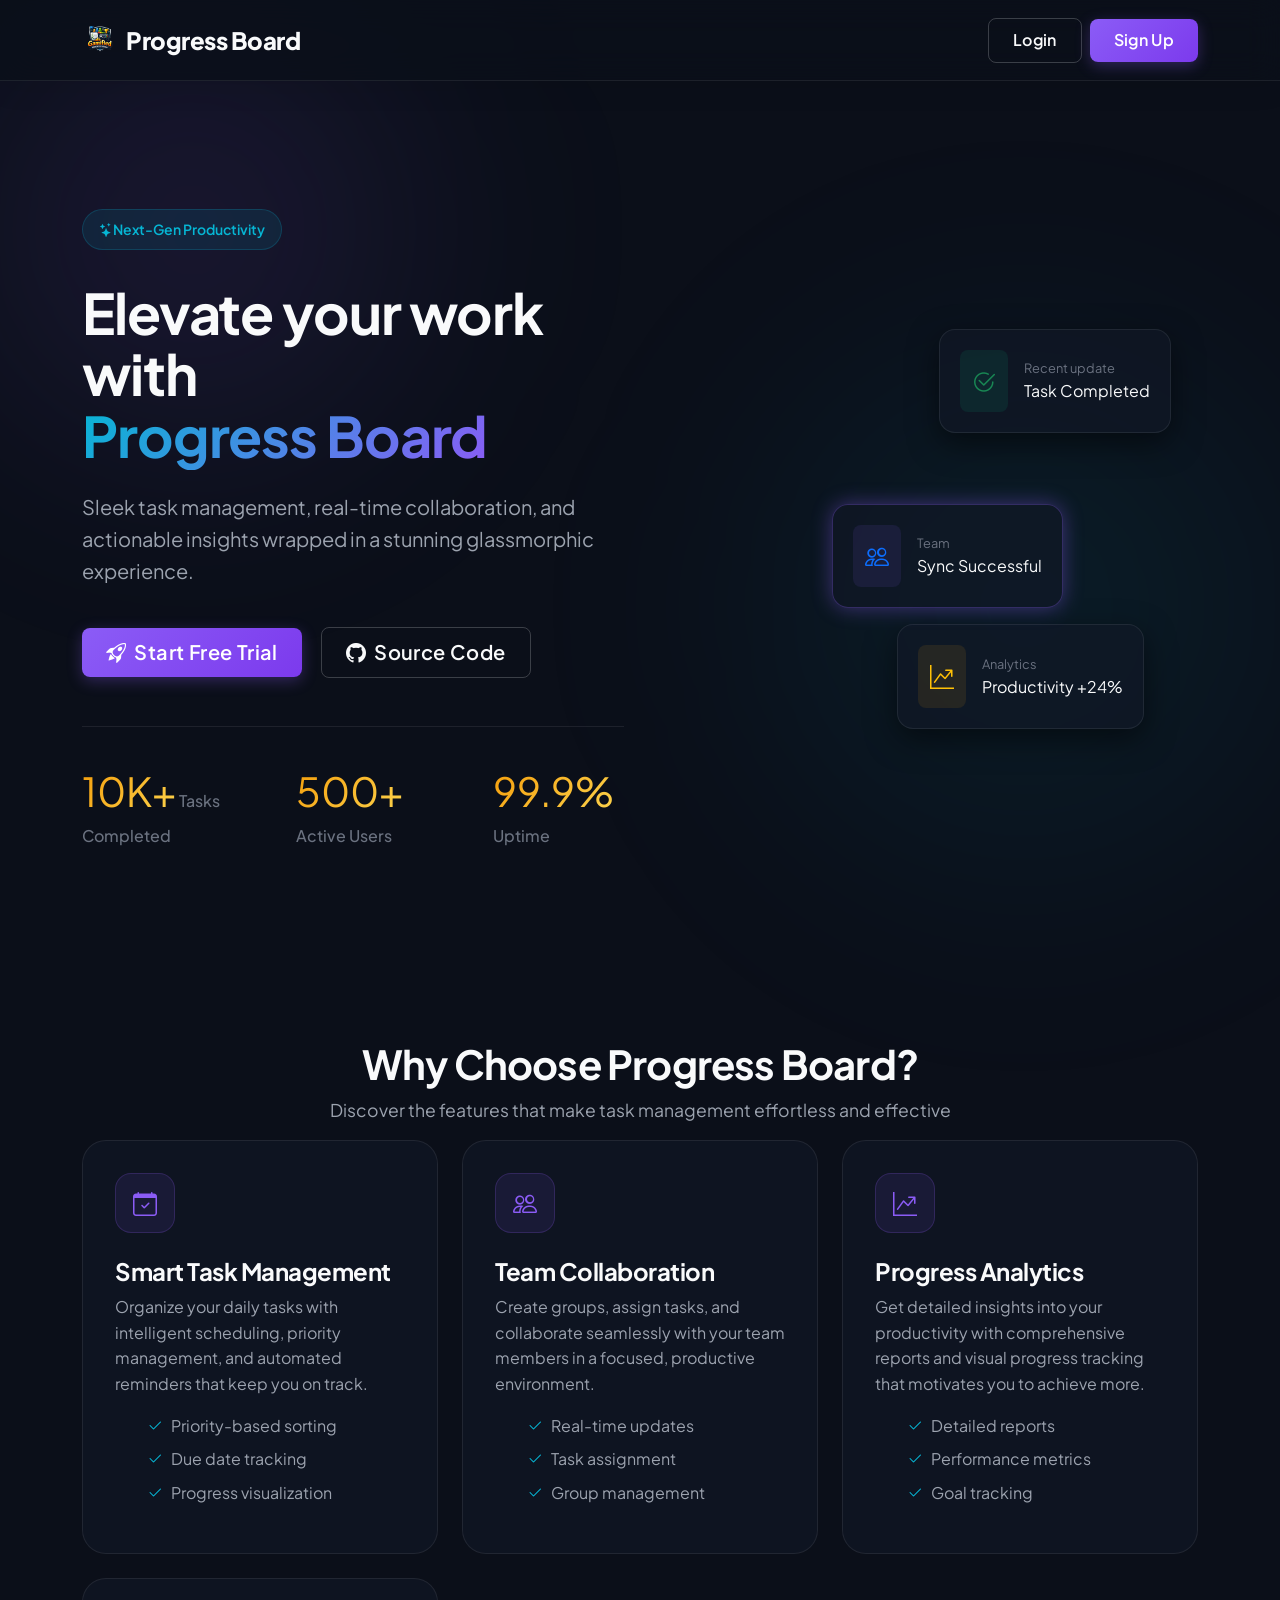
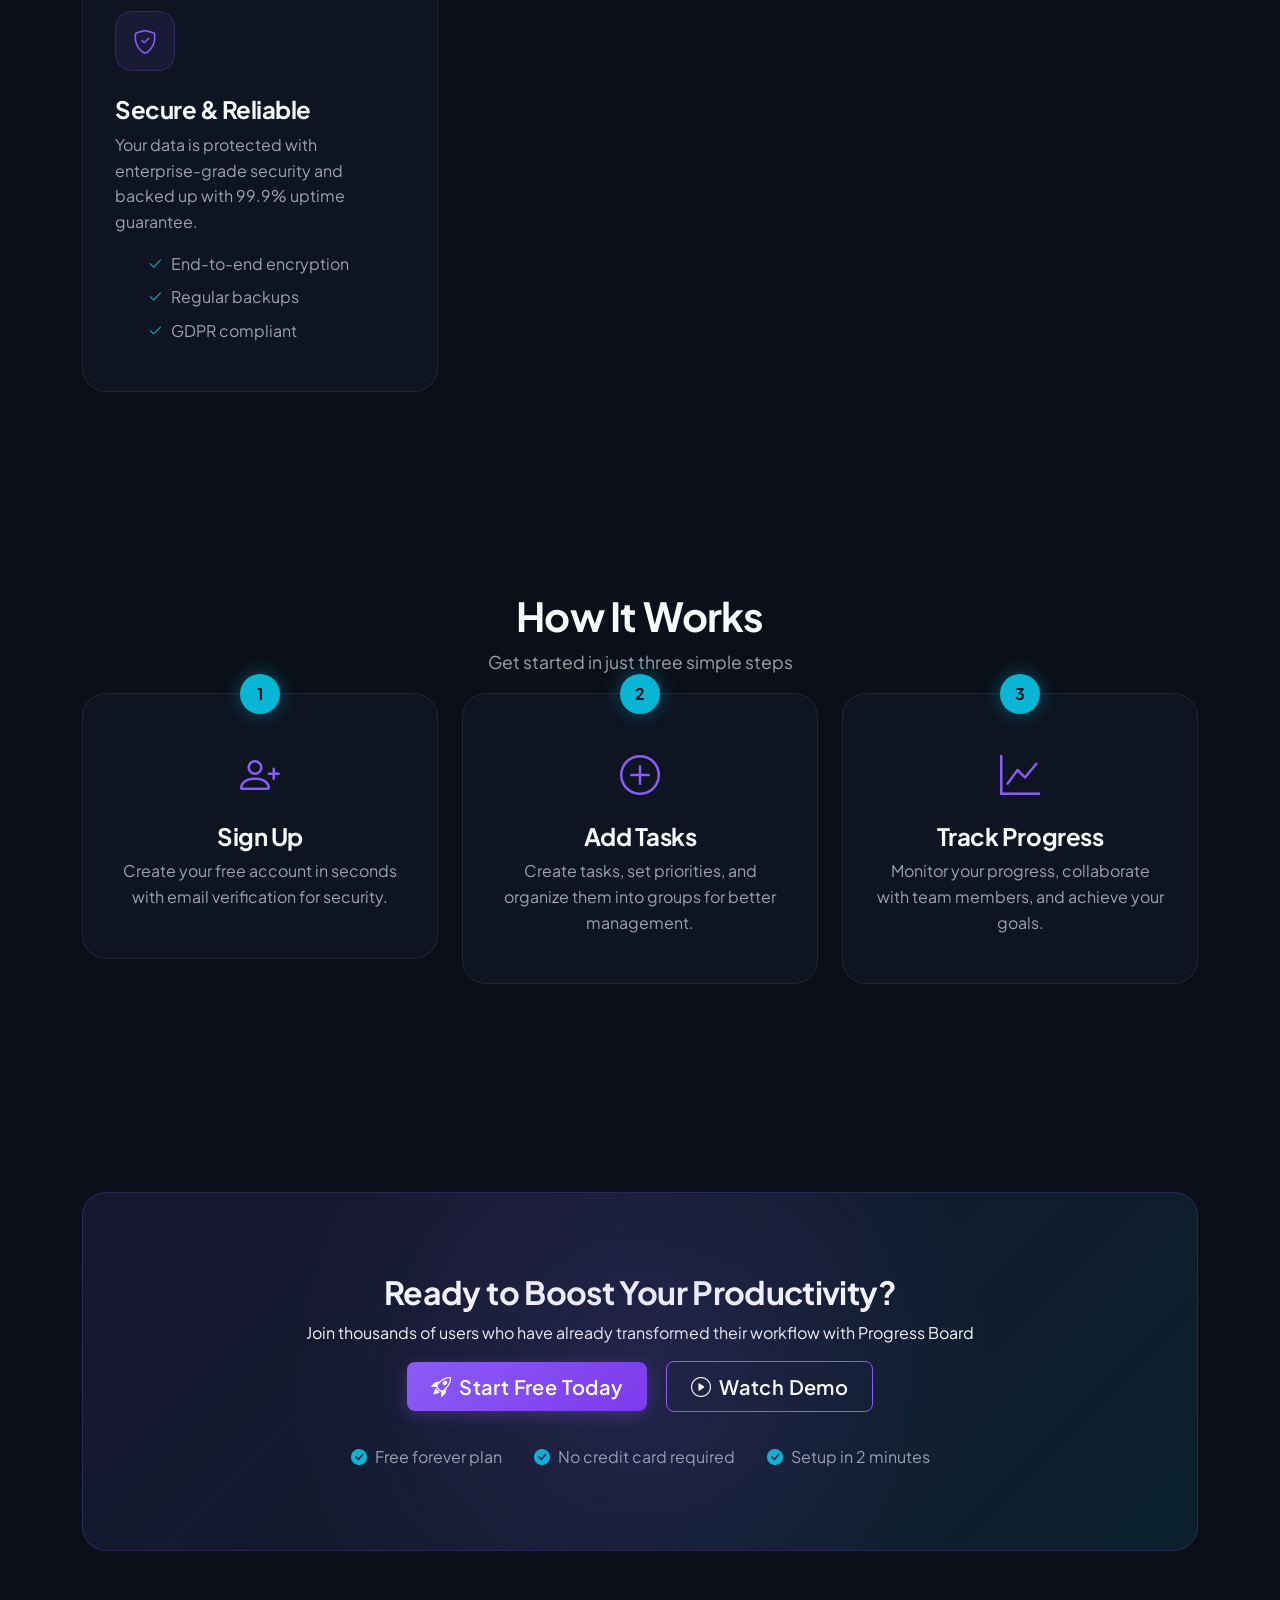
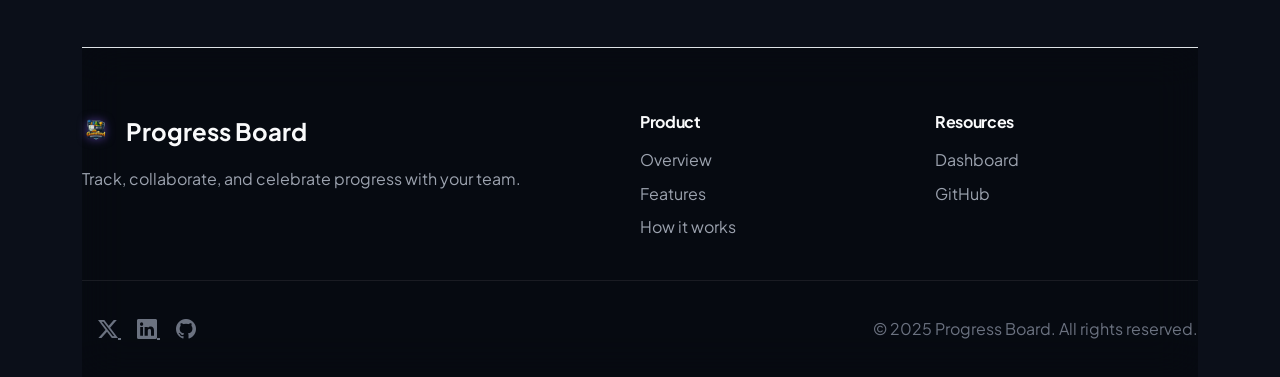
<file: index.html>
<!DOCTYPE html>
<html lang="en">

<head>
    <meta charset="UTF-8">
    <title>Progress Board</title>
    <link href="https://cdn.jsdelivr.net/npm/bootstrap@5.3.3/dist/css/bootstrap.min.css" rel="stylesheet">
    <link rel="stylesheet" href="https://cdn.jsdelivr.net/npm/bootstrap-icons@1.11.3/font/bootstrap-icons.min.css">
    <link rel="icon" type="image/png" href="logo_wobg.png">
    <link rel="stylesheet" href="style.css">
    <script type="text/javascript" src="scroll_to_top.js" defer></script>

</head>

<body>
    <div id="pageLoader">
        <div class="spinner-border text-primary" role="status"></div>
    </div>

    <nav class="navbar navbar-expand-lg" id="ftco-navbar">
        <div class="container">
            <a class="navbar-brand" href="index.html">
                <img src="logo_wobg.png" alt="Progress Board Logo" style="height: 36px; vertical-align: middle;">
                Progress Board
            </a>
            <div class="d-flex align-items-center ms-auto" id="navbarButtons">
                <a href="login.html" class="btn btn-outline-light me-2">Login</a>
                <a href="signup.html" class="btn btn-primary">Sign Up</a>
            </div>
        </div>
    </nav>

    <div class="container">
        <div id="alertContainer"></div>
        <div class="fade-in">
            <div id="homeContent">
                <div class="hero">
                    <div class="hero-content">
                        <div class="hero-badge">
                            <i class="bi bi-stars"></i>
                            <span>Next-Gen Productivity</span>
                        </div>
                        <h1 class="hero-title">Elevate your work with <br /><span class="text-gradient">Progress
                                Board</span></h1>
                        <p class="hero-subtitle">Sleek task management, real-time collaboration, and actionable insights
                            wrapped in a stunning glassmorphic experience.</p>
                        <div class="hero-buttons">
                            <button id="getStartedBtn" class="btn btn-primary btn-lg me-3"
                                onclick="window.location.href='signup.html'">
                                <i class="bi bi-rocket-takeoff me-2"></i>Start Free Trial
                            </button>
                            <button onclick="window.location.href='https://github.com/jay-1409'"
                                class="btn btn-outline-light btn-lg">
                                <i class="bi bi-github me-2"></i>Source Code
                            </button>
                        </div>
                        <div class="hero-stats">
                            <div class="stat-item">
                                <span class="stat-number">10K+</span>
                                <span class="stat-label">Tasks Completed</span>
                            </div>
                            <div class="stat-item">
                                <span class="stat-number">500+</span>
                                <span class="stat-label">Active Users</span>
                            </div>
                            <div class="stat-item">
                                <span class="stat-number">99.9%</span>
                                <span class="stat-label">Uptime</span>
                            </div>
                        </div>
                    </div>
                    <div class="hero-visual d-none d-lg-block">
                        <div class="floating-card card-1">
                            <i class="bi bi-check2-circle text-success" style="background: rgba(16,185,129,0.1);"></i>
                            <div>
                                <div style="font-size: 0.8rem; color: var(--text-muted)">Recent update</div>
                                <div>Task Completed</div>
                            </div>
                        </div>
                        <div class="floating-card card-2">
                            <i class="bi bi-people text-primary" style="background: rgba(139,92,246,0.1);"></i>
                            <div>
                                <div style="font-size: 0.8rem; color: var(--text-muted)">Team</div>
                                <div>Sync Successful</div>
                            </div>
                        </div>
                        <div class="floating-card card-3">
                            <i class="bi bi-graph-up-arrow text-warning" style="background: rgba(245,158,11,0.1);"></i>
                            <div>
                                <div style="font-size: 0.8rem; color: var(--text-muted)">Analytics</div>
                                <div>Productivity +24%</div>
                            </div>
                        </div>
                    </div>
                </div>

                <section id="features" class="features-section">
                    <div class="section-header text-center">
                        <h2 class="section-title">Why Choose Progress Board?</h2>
                        <p class="section-subtitle">Discover the features that make task management effortless and
                            effective</p>
                    </div>
                    <div class="row features-grid">
                        <div class="col-lg-4 col-md-6 mb-4">
                            <div class="feature-card">
                                <div class="feature-icon">
                                    <i class="bi bi-calendar-check"></i>
                                </div>
                                <h4>Smart Task Management</h4>
                                <p>Organize your daily tasks with intelligent scheduling, priority management, and
                                    automated reminders that keep you on track.</p>
                                <ul class="feature-list">
                                    <li><i class="bi bi-check2"></i> Priority-based sorting</li>
                                    <li><i class="bi bi-check2"></i> Due date tracking</li>
                                    <li><i class="bi bi-check2"></i> Progress visualization</li>
                                </ul>
                            </div>
                        </div>
                        <div class="col-lg-4 col-md-6 mb-4">
                            <div class="feature-card">
                                <div class="feature-icon">
                                    <i class="bi bi-people"></i>
                                </div>
                                <h4>Team Collaboration</h4>
                                <p>Create groups, assign tasks, and collaborate seamlessly with your team members in a
                                    focused, productive environment.</p>
                                <ul class="feature-list">
                                    <li><i class="bi bi-check2"></i> Real-time updates</li>
                                    <li><i class="bi bi-check2"></i> Task assignment</li>
                                    <li><i class="bi bi-check2"></i> Group management</li>
                                </ul>
                            </div>
                        </div>
                        <div class="col-lg-4 col-md-6 mb-4">
                            <div class="feature-card">
                                <div class="feature-icon">
                                    <i class="bi bi-graph-up-arrow"></i>
                                </div>
                                <h4>Progress Analytics</h4>
                                <p>Get detailed insights into your productivity with comprehensive reports and visual
                                    progress tracking that motivates you to achieve more.</p>
                                <ul class="feature-list">
                                    <li><i class="bi bi-check2"></i> Detailed reports</li>
                                    <li><i class="bi bi-check2"></i> Performance metrics</li>
                                    <li><i class="bi bi-check2"></i> Goal tracking</li>
                                </ul>
                            </div>
                        </div>
                        <div class="col-lg-4 col-md-6 mb-4">
                            <div class="feature-card">
                                <div class="feature-icon">
                                    <i class="bi bi-shield-check"></i>
                                </div>
                                <h4>Secure & Reliable</h4>
                                <p>Your data is protected with enterprise-grade security and backed up with 99.9% uptime
                                    guarantee.</p>
                                <ul class="feature-list">
                                    <li><i class="bi bi-check2"></i> End-to-end encryption</li>
                                    <li><i class="bi bi-check2"></i> Regular backups</li>
                                    <li><i class="bi bi-check2"></i> GDPR compliant</li>
                                </ul>
                            </div>
                        </div>
                    </div>
                </section>

                <section id="how-it-works" class="how-it-works-section">
                    <div class="section-header text-center">
                        <h2 class="section-title">How It Works</h2>
                        <p class="section-subtitle">Get started in just three simple steps</p>
                    </div>
                    <div class="row steps-container">
                        <div class="col-lg-4 text-center">
                            <div class="step-item">
                                <div class="step-number">1</div>
                                <div class="step-icon">
                                    <i class="bi bi-person-plus"></i>
                                </div>
                                <h4>Sign Up</h4>
                                <p>Create your free account in seconds with email verification for security.</p>
                            </div>
                        </div>
                        <div class="col-lg-4 text-center">
                            <div class="step-item">
                                <div class="step-number">2</div>
                                <div class="step-icon">
                                    <i class="bi bi-plus-circle"></i>
                                </div>
                                <h4>Add Tasks</h4>
                                <p>Create tasks, set priorities, and organize them into groups for better management.
                                </p>
                            </div>
                        </div>
                        <div class="col-lg-4 text-center">
                            <div class="step-item">
                                <div class="step-number">3</div>
                                <div class="step-icon">
                                    <i class="bi bi-graph-up"></i>
                                </div>
                                <h4>Track Progress</h4>
                                <p>Monitor your progress, collaborate with team members, and achieve your goals.</p>
                            </div>
                        </div>
                    </div>
                </section>


                <section id="cta" class="cta-section">
                    <div class="cta-content">
                        <h2 class="cta-title">Ready to Boost Your Productivity?</h2>
                        <p class="cta-subtitle">Join thousands of users who have already transformed their workflow with
                            Progress Board</p>
                        <div class="cta-buttons">
                            <button id="ctaGetStartedBtn" class="btn btn-primary btn-lg me-3"
                                onclick="window.location.href='signup.html'">
                                <i class="bi bi-rocket-takeoff me-2"></i>Start Free Today
                            </button>
                            <button class="btn btn-outline-primary btn-lg">
                                <i class="bi bi-play-circle me-2"></i>Watch Demo
                            </button>
                        </div>
                        <div class="cta-features">
                            <div class="cta-feature">
                                <i class="bi bi-check-circle-fill"></i>
                                <span>Free forever plan</span>
                            </div>
                            <div class="cta-feature">
                                <i class="bi bi-check-circle-fill"></i>
                                <span>No credit card required</span>
                            </div>
                            <div class="cta-feature">
                                <i class="bi bi-check-circle-fill"></i>
                                <span>Setup in 2 minutes</span>
                            </div>
                        </div>
                    </div>
                </section>
            </div>

            <div id="userDashboardPreview" class="mt-4" style="display: none;">
                <div class="glass-card p-0">
                    <div class="card-header border-0 d-flex justify-content-between align-items-center"
                        style="background: rgba(139, 92, 246, 0.2); padding: 1.5rem; border-top-left-radius: 1.5rem; border-top-right-radius: 1.5rem;">
                        <h4 class="mb-0 text-white">Your Dashboard</h4>
                        <button class="btn btn-outline-light btn-sm" onclick="window.location.href='dashboard.html'">Go
                            to
                            Dashboard</button>
                    </div>
                    <div class="card-body p-4"
                        style="border-bottom-left-radius: 1.5rem; border-bottom-right-radius: 1.5rem;">
                        <p class="text-secondary align-center text-center">You're already logged in! Access your groups
                            and tasks from your personal dashboard.</p>
                        <div class="d-grid gap-2 text-center" style="max-width:300px; margin: 0 auto;">
                            <button class="btn btn-primary" onclick="window.location.href='dashboard.html'">
                                <i class="bi bi-grid"></i> View Dashboard
                            </button>
                        </div>
                    </div>
                </div>
            </div>
        </div>

        <footer class="app-footer mt-5 border-top">
            <div class="footer-inner">
                <div class="footer-brand">
                    <div class="footer-logo">
                        <img src="./logo_wobg.png" alt="Progress Board Logo"
                            style="height: 28px; width: auto; margin-right: 0.5rem; filter: drop-shadow(0 0 5px rgba(139, 92, 246, 0.5));">
                        <span>Progress Board</span>
                    </div>
                    <p class="footer-tagline">Track, collaborate, and celebrate progress with your team.</p>
                </div>
                <div class="footer-links">
                    <h6>Product</h6>
                    <a href="#homeContent">Overview</a>
                    <a href="#features">Features</a>
                    <a href="#how-it-works">How it works</a>
                </div>
                <div class="footer-links">
                    <h6>Resources</h6>
                    <a href="dashboard.html">Dashboard</a>
                    <a href="https://github.com/jay-1409" target="_blank" rel="noopener">GitHub</a>
                </div>
            </div>
            <div class="footer-bottom">
                <div class="footer-social">
                    <a href="https://x.com" target="_blank" rel="noopener" aria-label="X">
                        <i class="bi bi-twitter-x"></i>
                    </a>
                    <a href="https://www.linkedin.com" target="_blank" rel="noopener" aria-label="LinkedIn">
                        <i class="bi bi-linkedin"></i>
                    </a>
                    <a href="https://github.com/jay-1409" target="_blank" rel="noopener" aria-label="GitHub">
                        <i class="bi bi-github"></i>
                    </a>
                </div>
                <p class="footer-copy mb-0">&copy; 2025 Progress Board. All rights reserved.</p>
            </div>
        </footer>

        <script src="https://cdn.jsdelivr.net/npm/bootstrap@5.3.3/dist/js/bootstrap.bundle.min.js"></script>
        <script>
            const BASE_URL = 'https://progress-board-1409-20917d01.koyeb.app';
            //const BASE_URL = 'http://localhost:8081';


            async function handleLogin() {
                if (isLoggingIn) return; // Prevent multiple submissions

                isLoggingIn = true;
                toggleButtonLoading('loginSubmitBtn', 'loginSpinner', true);

                const email = document.getElementById('loginEmail').value;
                const password = document.getElementById('loginPassword').value;

                try {
                    // First, validate the user credentials
                    const res = await fetch(`${BASE_URL}/Auth/validate?email=${encodeURIComponent(email)}&inPass=${encodeURIComponent(password)}`);
                    const result = await res.text();

                    if (res.ok && result === 'true') {
                        // If credentials are valid, fetch the ObjectId of the user
                        const userIdRes = await fetch(`${BASE_URL}/Auth/obId?email=${encodeURIComponent(email)}&inPass=${encodeURIComponent(password)}`);

                        if (userIdRes.ok) {
                            const userId = await userIdRes.text(); // The response will contain the ObjectId of the user
                            localStorage.setItem('userId', userId.toString());

                            // Close the modal
                            const loginModal = bootstrap.Modal.getInstance(document.getElementById('loginModal'));
                            if (loginModal) loginModal.hide();

                            // Show success message
                            showAlert('Login successful! Redirecting to dashboard...', 'success');

                            // Update UI immediately to reflect logged-in state
                            updateUIForLoggedInUser();

                            // Redirect after a short delay
                            setTimeout(() => {
                                window.location.href = 'dashboard.html';
                            }, 1500);
                        } else {
                            showAlert('Failed to retrieve user data.');
                        }
                    } else {
                        showAlert('Invalid credentials: incorrect password or account does not exist.');
                    }
                } catch (error) {
                    console.error('Error during login:', error);
                    showAlert('Network error occurred during login.');
                } finally {
                    isLoggingIn = false;
                    toggleButtonLoading('loginSubmitBtn', 'loginSpinner', false);
                }
            }

            // Update navbar based on login state
            function updateNavbar() {
                const navbarButtons = document.getElementById('navbarButtons');
                const userId = localStorage.getItem('userId');

                if (userId) {
                    // User is logged in
                    navbarButtons.innerHTML = `
                <button class="btn btn-outline-primary me-2" onclick="window.location.href='dashboard.html'">Dashboard</button>
                <button class="btn btn-danger" onclick="handleLogout()">Logout</button>
            `;
                } else {
                    // User is not logged in
                    navbarButtons.innerHTML = `
                <a href="login.html" class="btn btn-outline-light me-2">Login</a>
                <a href="signup.html" class="btn btn-primary">Sign Up</a>
            `;
                }
            }

            // Update UI elements for logged-in user
            function updateUIForLoggedInUser() {
                // Update navbar
                updateNavbar();

                // Show dashboard preview section
                document.getElementById('userDashboardPreview').style.display = 'block';

                // Update "Get Started" button to redirect to dashboard
                const getStartedBtn = document.getElementById('getStartedBtn');
                getStartedBtn.textContent = 'Go to Dashboard';
                getStartedBtn.onclick = function () { window.location.href = 'dashboard.html'; };
            }

            // Logout handler
            function handleLogout() {
                localStorage.removeItem('userId');
                showAlert('You have been logged out successfully!', 'success');

                // Update UI for logged-out state
                updateNavbar();
                document.getElementById('userDashboardPreview').style.display = 'none';

                // Reset "Get Started" button
                const getStartedBtn = document.getElementById('getStartedBtn');
                getStartedBtn.textContent = 'Get Started';
                localStorage.clear();
                getStartedBtn.onclick = function () {
                    window.location.href = 'login.html';
                };
            }

            // Initialize the page
            window.onload = function () {
                // Check if user is logged in
                const userId = localStorage.getItem('userId');

                // Set up "Get Started" button behavior
                const getStartedBtn = document.getElementById('getStartedBtn');
                const ctaGetStartedBtn = document.getElementById('ctaGetStartedBtn');

                if (userId) {
                    // User is logged in - update UI accordingly
                    updateUIForLoggedInUser();
                } else {
                    // User is not logged in - setup login page trigger
                    const showLoginPage = function () {
                        window.location.href = 'login.html';
                    };

                    getStartedBtn.onclick = showLoginPage;
                    if (ctaGetStartedBtn) {
                        ctaGetStartedBtn.onclick = showLoginPage;
                    }
                }

                // Always update navbar
                updateNavbar();
            };
            window.addEventListener('load', () => {
                const loader = document.getElementById('pageLoader');
                loader.style.opacity = '0';
                setTimeout(() => {
                    loader.style.display = 'none';
                }, 500);

                // Optional: add fade-in class to content
                document.querySelectorAll('.fade-in').forEach(el => {
                    el.style.opacity = '1';
                });

                // Initialize scroll animations
                initScrollAnimations();
            });

            // Scroll animations with Intersection Observer
            function initScrollAnimations() {
                const observerOptions = {
                    threshold: 0.1,
                    rootMargin: '0px 0px -50px 0px'
                };

                const observer = new IntersectionObserver((entries) => {
                    entries.forEach(entry => {
                        if (entry.isIntersecting) {
                            entry.target.classList.add('animated');
                            observer.unobserve(entry.target);
                        }
                    });
                }, observerOptions);

                // Add animation classes to elements
                const animateElements = document.querySelectorAll(
                    '.feature-card, .testimonial-card, .step-item, .section-header'
                );

                animateElements.forEach(el => {
                    el.classList.add('animate-on-scroll');
                    observer.observe(el);
                });

                // Add staggered animation delays
                document.querySelectorAll('.feature-card').forEach((card, index) => {
                    card.style.animationDelay = `${index * 0.1}s`;
                });

                document.querySelectorAll('.testimonial-card').forEach((card, index) => {
                    card.style.animationDelay = `${index * 0.1}s`;
                });

                document.querySelectorAll('.step-item').forEach((item, index) => {
                    item.style.animationDelay = `${index * 0.2}s`;
                });
            }

        </script>

        <button id="scrollupBtn" onclick="topFunction()">↑</button>
</body>

</html>
</file>
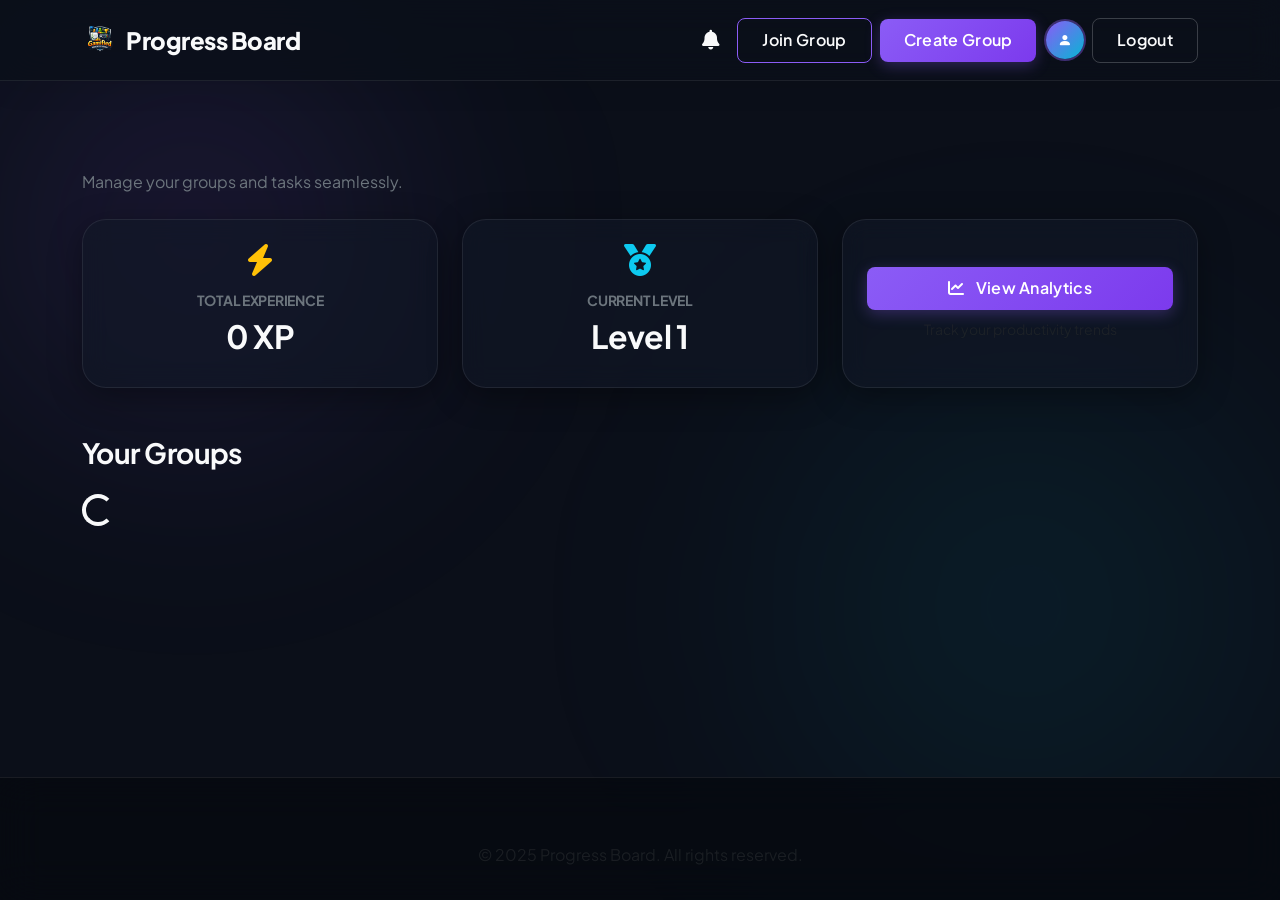
<file: dashboard.html>
<!DOCTYPE html>
<html lang="en">

<head>
    <meta charset="UTF-8">
    <title>Dashboard - Progress Board</title>
    <link href="https://cdn.jsdelivr.net/npm/bootstrap@5.3.3/dist/css/bootstrap.min.css" rel="stylesheet">
    <link rel="stylesheet" href="https://cdn.jsdelivr.net/npm/bootstrap-icons@1.11.3/font/bootstrap-icons.min.css">
    <link rel="stylesheet" href="https://cdnjs.cloudflare.com/ajax/libs/font-awesome/6.5.1/css/all.min.css">
    <link rel="stylesheet" href="style.css">
</head>

<body>
    <nav class="navbar navbar-expand-lg" id="ftco-navbar">
        <div class="container">
            <a class="navbar-brand" href="index.html">
                <img src="logo_wobg.png" alt="Progress Board Logo" style="height: 36px; vertical-align: middle;">
                Progress Board
            </a>
            <div class="ms-auto d-flex align-items-center" id="navbarButtons">
                <!-- Notifications Dropdown -->
                <div class="dropdown me-3">
                    <button class="btn btn-link text-light position-relative p-0" type="button" id="notifDropdown"
                        data-bs-toggle="dropdown" aria-expanded="false">
                        <i class="fa-solid fa-bell fs-5"></i>
                        <span id="notifBadge"
                            class="position-absolute top-0 start-100 translate-middle badge rounded-pill bg-danger d-none">0</span>
                    </button>
                    <ul class="dropdown-menu dropdown-menu-end glass-card p-0 mt-2" aria-labelledby="notifDropdown"
                        id="notifList"
                        style="width: 300px; max-height: 400px; overflow-y: auto; border: 1px solid var(--glass-border);">
                        <li class="p-3 text-center text-muted small">No notifications</li>
                    </ul>
                </div>

                <button id="joinGroupBtn" class="btn btn-outline-primary" data-bs-toggle="modal"
                    data-bs-target="#joinGroupModal">Join Group</button>
                <button id="createGroupBtn" class="btn btn-primary ms-2" data-bs-toggle="modal"
                    data-bs-target="#createGroupModal">Create Group</button>
                <a href="profile.html" id="profileNavBtn" title="My Profile"
                    style="display:inline-flex;align-items:center;justify-content:center;width:38px;height:38px;border-radius:50%;background:linear-gradient(135deg,#8b5cf6,#06b6d4);color:#fff;font-weight:700;font-size:0.85rem;text-decoration:none;margin-left:0.6rem;box-shadow:0 0 0 2px rgba(139,92,246,0.4);transition:box-shadow 0.2s,transform 0.2s;"
                    onmouseover="this.style.boxShadow='0 0 0 3px rgba(139,92,246,0.7)';this.style.transform='scale(1.08)';"
                    onmouseout="this.style.boxShadow='0 0 0 2px rgba(139,92,246,0.4)';this.style.transform='scale(1)';">
                    <span id="navAvatarInitials"><i class="bi bi-person-fill"></i></span>
                </a>
                <button id="logoutBtn" class="btn btn-outline-light ms-2" onclick="handleLogout()">Logout</button>
            </div>
        </div>
    </nav>

    <div class="container py-5 mt-4 fade-in">
        <h1 id="dashboard-heading" class="fade-in mb-3"></h1>
        <p class="text-secondary pb-2">Manage your groups and tasks seamlessly.</p>

        <div id="alertContainer"></div>

        <div class="row g-4 mb-5">
            <div class="col-md-4">
                <div class="glass-card p-4 text-center h-100">
                    <i class="fa-solid fa-bolt text-warning mb-3" style="font-size: 2rem;"></i>
                    <h5 class="text-secondary text-uppercase small mb-2">Total Experience</h5>
                    <h2 id="total-xp">0 XP</h2>
                </div>
            </div>
            <div class="col-md-4">
                <div class="glass-card p-4 text-center h-100">
                    <i class="fa-solid fa-medal text-info mb-3" style="font-size: 2rem;"></i>
                    <h5 class="text-secondary text-uppercase small mb-2">Current Level</h5>
                    <h2 id="current-level">Level 1</h2>
                </div>
            </div>
            <div class="col-md-4">
                <div
                    class="glass-card p-4 text-center h-100 d-flex flex-column justify-content-center align-items-center">
                    <a href="analytics.html" class="btn btn-primary w-100 mb-2">
                        <i class="fa-solid fa-chart-line me-2"></i> View Analytics
                    </a>
                    <p class="text-muted small mb-0">Track your productivity trends</p>
                </div>
            </div>
        </div>

        <h3 class="mt-5 mb-4">Your Groups</h3>
        <div class="group-container" id="groupContainer">
            <div id="loadingContainer">
                <div class="spinner-border text-light" role="status">
                    <span class="visually-hidden">Loading...</span>
                </div>
            </div>
        </div>
    </div>

    <div class="modal fade" id="joinGroupModal" tabindex="-1" aria-labelledby="joinGroupModalLabel" aria-hidden="true">
        <div class="modal-dialog">
            <div class="modal-content">
                <div class="modal-header">
                    <h5 class="modal-title" id="joinGroupModalLabel">Join Group</h5>
                    <button type="button" class="btn-close btn-close-white" data-bs-dismiss="modal"
                        aria-label="Close"></button>
                </div>
                <div class="modal-body">
                    <form id="joinGroupForm" onsubmit="event.preventDefault(); handleJoinGroup();">
                        <input type="text" id="joinGroupId" class="form-control" placeholder="Group ID" required>
                        <input type="password" id="joinGroupPassword" class="form-control" placeholder="Group Password"
                            required>
                        <div class="modal-footer p-0 pt-3">
                            <button id="joinSubmitBtn" type="submit" class="btn btn-primary w-100">
                                <span id="joinSpinner" class="spinner-border spinner-border-sm d-none" role="status"
                                    aria-hidden="true"></span>
                                Join Group
                            </button>
                        </div>
                    </form>
                </div>
            </div>
        </div>
    </div>

    <div class="modal fade" id="createGroupModal" tabindex="-1" aria-labelledby="createGroupModalLabel"
        aria-hidden="true">
        <div class="modal-dialog">
            <div class="modal-content">
                <div class="modal-header">
                    <h5 class="modal-title" id="createGroupModalLabel">Create Group</h5>
                    <button type="button" class="btn-close btn-close-white" data-bs-dismiss="modal"
                        aria-label="Close"></button>
                </div>
                <div class="modal-body">
                    <form id="createGroupForm" onsubmit="event.preventDefault(); handleCreateGroup();">
                        <input type="text" id="createGroupName" class="form-control" placeholder="Group Name" required>
                        <input type="password" id="createGroupPassword" class="form-control"
                            placeholder="Group Password" required>
                        <div class="modal-footer p-0 pt-3">
                            <button id="createSubmitBtn" type="submit" class="btn btn-success w-100">
                                <span id="createSpinner" class="spinner-border spinner-border-sm d-none" role="status"
                                    aria-hidden="true"></span>
                                Create Group
                            </button>
                        </div>
                    </form>
                </div>
            </div>
        </div>
    </div>

    <!-- Modal for displaying Group ID after creation -->
    <div class="modal fade" id="groupIdModal" tabindex="-1" aria-labelledby="groupIdModalLabel" aria-hidden="true">
        <div class="modal-dialog">
            <div class="modal-content">
                <div class="modal-header">
                    <h5 class="modal-title" id="groupIdModalLabel">Group Created Successfully!</h5>
                    <button type="button" class="btn-close btn-close-white" data-bs-dismiss="modal"
                        aria-label="Close"></button>
                </div>
                <div class="modal-body text-center">
                    <p>This is your Unique Group ID, which you need to share with your friends along with the Group
                        Password you set:</p>
                    <div id="groupIdDisplay"></div>
                    <button id="copyIdBtn" class="btn btn-outline-light copy-btn" onclick="copyGroupId()">
                        <i class="bi bi-clipboard"></i> Copy ID
                    </button>
                </div>
                <div class="modal-footer">
                    <button type="button" class="btn btn-primary" data-bs-dismiss="modal">Done</button>
                </div>
            </div>
        </div>
    </div>

    <footer class="app-footer">
        <div class="container text-center">
            <p class="mb-0 text-muted">&copy; 2025 Progress Board. All rights reserved.</p>
        </div>
    </footer>
    <script src="https://cdn.jsdelivr.net/npm/bootstrap@5.3.3/dist/js/bootstrap.bundle.min.js"></script>
    <script>
        const BASE_URL = 'https://progress-board-1409-20917d01.koyeb.app';
        //const BASE_URL = 'http://localhost:8081';

        // Global variables to track request states
        let isJoiningGroup = false;
        let isCreatingGroup = false;
        let isLoggingOut = false;
        let isFetchingGroups = false;
        // Show alert messages
        function showAlert(message, type = 'danger') {
            const alertContainer = document.getElementById('alertContainer');
            const alertId = 'alert-' + Date.now();

            const alertDiv = document.createElement('div');
            alertDiv.id = alertId;
            alertDiv.className = `alert alert-${type} alert-dismissible fade show`;
            alertDiv.role = 'alert';
            alertDiv.style.display = 'block';

            alertDiv.innerHTML = `
            ${message}
            <button type="button" class="btn-close" data-bs-dismiss="alert" aria-label="Close"></button>
        `;

            alertContainer.appendChild(alertDiv);

            // Auto dismiss after 5 seconds
            setTimeout(() => {
                const alert = document.getElementById(alertId);
                if (alert) {
                    alert.classList.add('fade-out');
                    setTimeout(() => {
                        if (alert && alert.parentNode) {
                            alert.parentNode.removeChild(alert);
                        }
                    }, 500);
                }
            }, 5000);

            return alertId;
        }

        // Toggle button loading state
        function toggleButtonLoading(buttonId, spinnerID, isLoading) {
            const button = document.getElementById(buttonId);
            const spinner = document.getElementById(spinnerID);

            if (button && spinner) {
                button.disabled = isLoading;

                if (isLoading) {
                    spinner.classList.remove('d-none');
                } else {
                    spinner.classList.add('d-none');
                }
            }
        }

        // Join group handler with loading state
        async function handleJoinGroup() {
            if (isJoiningGroup) return; // Prevent multiple submissions

            isJoiningGroup = true;
            toggleButtonLoading('joinSubmitBtn', 'joinSpinner', true);

            const groupId = document.getElementById('joinGroupId').value.trim();
            const groupPassword = document.getElementById('joinGroupPassword').value.trim();
            const userId = localStorage.getItem('userId');

            if (!userId) {
                showAlert('User not logged in. Please log in first.');
                isJoiningGroup = false;
                toggleButtonLoading('joinSubmitBtn', 'joinSpinner', false);
                return;
            }

            const url = `${BASE_URL}/group/add-member/${userId}/${groupId}?inPsas=${encodeURIComponent(groupPassword)}`;

            try {
                const res = await fetch(url, {
                    method: 'PUT'
                });

                if (res.ok) {
                    // Close the modal
                    const joinModal = bootstrap.Modal.getInstance(document.getElementById('joinGroupModal'));
                    if (joinModal) joinModal.hide();

                    // Show success message
                    showAlert('Successfully joined the group!', 'success');

                    // Clear the form
                    document.getElementById('joinGroupForm').reset();

                    // Refresh groups list
                    await fetchUserGroups();
                } else {
                    const errorText = await res.text();
                    showAlert(`Failed to join group: ${errorText || 'Please check your credentials.'}`);
                }
            } catch (error) {
                console.error('Error joining group:', error);
                showAlert('Network error occurred while trying to join the group.');
            } finally {
                isJoiningGroup = false;
                toggleButtonLoading('joinSubmitBtn', 'joinSpinner', false);
            }
        }

        // Create group handler with loading state
        async function handleCreateGroup() {
            if (isCreatingGroup) return; // Prevent multiple submissions

            isCreatingGroup = true;
            toggleButtonLoading('createSubmitBtn', 'createSpinner', true);

            const groupName = document.getElementById('createGroupName').value.trim();
            const groupPassword = document.getElementById('createGroupPassword').value.trim();
            const emptyList = [];

            if (!groupName || !groupPassword) {
                showAlert('Please enter both group name and password.');
                isCreatingGroup = false;
                toggleButtonLoading('createSubmitBtn', 'createSpinner', false);
                return;
            }

            const userId = localStorage.getItem('userId');
            if (!userId) {
                showAlert('User not logged in. Please log in first.');
                isCreatingGroup = false;
                toggleButtonLoading('createSubmitBtn', 'createSpinner', false);
                return;
            }

            try {
                const res = await fetch(`${BASE_URL}/group/create-group/${userId}`, {
                    method: 'POST',
                    headers: { 'Content-Type': 'application/json' },
                    body: JSON.stringify({
                        name: groupName,
                        groupPass: groupPassword,
                        memberIds: emptyList
                    })
                });

                if (!res.ok) {
                    const errorText = await res.text();
                    console.error("Group creation failed:", errorText);
                    showAlert('Failed to create group: ' + errorText);
                    return;
                }

                const groupId = await res.text();

                // Clear the form
                document.getElementById('createGroupForm').reset();

                // Close the create group modal
                const createGroupModal = bootstrap.Modal.getInstance(document.getElementById('createGroupModal'));
                if (createGroupModal) createGroupModal.hide();

                // Display the group ID in the new modal
                document.getElementById('groupIdDisplay').textContent = groupId;

                // Show the group ID modal
                const groupIdModal = new bootstrap.Modal(document.getElementById('groupIdModal'));
                groupIdModal.show();

                // Refresh the groups list
                await fetchUserGroups();

            } catch (error) {
                console.error('Error creating group:', error);
                showAlert('Network error occurred while trying to create the group.');
            } finally {
                isCreatingGroup = false;
                toggleButtonLoading('createSubmitBtn', 'createSpinner', false);
            }
        }

        // Copy group ID function
        function copyGroupId() {
            const groupId = document.getElementById('groupIdDisplay').textContent;
            const copyBtn = document.getElementById('copyIdBtn');

            navigator.clipboard.writeText(groupId)
                .then(() => {
                    const originalContent = copyBtn.innerHTML;
                    copyBtn.innerHTML = '<i class="bi bi-check"></i> Copied!';

                    setTimeout(() => {
                        copyBtn.innerHTML = originalContent;
                    }, 2000);
                })
                .catch(err => {
                    console.error('Failed to copy: ', err);
                    showAlert('Failed to copy Group ID');
                });
        }

        // Logout handler with loading state
        function handleLogout() {
            if (isLoggingOut) return; // Prevent multiple clicks

            isLoggingOut = true;
            const logoutBtn = document.getElementById('logoutBtn');
            if (logoutBtn) logoutBtn.disabled = true;

            // Add a small delay to show loading state
            localStorage.clear();
            setTimeout(() => {
                localStorage.removeItem('userId');
                showAlert('You have logged out successfully!', 'success');

                // Redirect after a short delay
                setTimeout(() => {
                    window.location.href = 'index.html';  // Redirect to homepage or login page
                }, 1000);
            }, 500);
        }

        // Convert MongoDB ObjectId to string
        function objectIdToString(objectId) {
            // If it's already a string, return it
            if (typeof objectId === 'string') {
                return objectId;
            }

            // If it's null or undefined, return empty string
            if (!objectId) {
                return '';
            }

            // If it has $oid property (standard MongoDB ObjectId format)
            if (objectId.$oid) {
                return objectId.$oid;
            }

            // If it has timestamp property
            if (objectId.timestamp) {
                return objectId.timestamp.toString();
            }

            // If it's an object with _id field
            if (objectId._id) {
                return objectIdToString(objectId._id);
            }

            // Last resort: try to stringify it
            try {
                return objectId.toString();
            } catch (e) {
                console.error("Failed to convert ObjectId to string:", e);
                return '';
            }
        }

        // Fetch user groups with loading state
        async function fetchUserGroups() {
            if (isFetchingGroups) return; // Prevent multiple fetches

            isFetchingGroups = true;

            // Show loading spinner
            const groupContainer = document.getElementById('groupContainer');
            groupContainer.innerHTML = `
            <div id="loadingContainer">
                <div class="spinner-border text-light" role="status">
                    <span class="visually-hidden">Loading...</span>
                </div>
            </div>
        `;

            // Retrieve the user ID from localStorage
            const userId = localStorage.getItem('userId');
            if (!userId) {
                groupContainer.innerHTML = '<p class="text-center">User is not logged in! Please login first.</p>';
                isFetchingGroups = false;
                return;
            }

            try {
                // Fetch the user groups from the API
                const res = await fetch(`${BASE_URL}/group/get-user-groups/${userId}`);

                if (!res.ok) {
                    throw new Error(`Failed to fetch groups: ${res.status}`);
                }

                // Parse the response to JSON
                const groups = await res.json();

                // Store the fetched group data in localStorage (all group details)
                groups.forEach(group => {
                    if (group.id && group.id.timestamp) {
                        localStorage.setItem(group.id.timestamp, JSON.stringify(group));
                    }
                });

                groupContainer.innerHTML = ''; // Clear loading spinner

                if (groups.length === 0) {
                    groupContainer.innerHTML = '<p class="text-center py-4">No groups found. Create one or join an existing group!</p>';
                } else {
                    // Loop through each group and create a group box
                    groups.forEach(group => {
                        const groupBox = document.createElement('div');
                        groupBox.classList.add('group-box');
                        groupBox.innerHTML = `
                        <h4>${group.name}</h4>
                        <p>${group.description || 'No description available.'}</p>
                    `;

                        // Add event listener to navigate to group details
                        groupBox.addEventListener('click', () => {
                            const groupId = group.obId || objectIdToString(group.id);
                            window.location.href = `group.html?id=${groupId}`;
                        });

                        groupContainer.appendChild(groupBox);
                    });
                }
            } catch (error) {
                console.error('Error fetching user groups:', error);
                groupContainer.innerHTML = '<p class="text-center py-4 text-danger">Failed to load groups. Please try again later.</p>';
                showAlert('An error occurred while fetching groups.');
            } finally {
                isFetchingGroups = false;
            }
        }

        // Check authentication status
        function checkAuth() {
            const userId = localStorage.getItem('userId');
            if (!userId) {
                showAlert('You are not logged in. Please login first.', 'warning');
                setTimeout(() => {
                    window.location.href = 'index.html';
                }, 2000);
            }
        }

        // Initialize modals
        function initModals() {
            const joinGroupModal = document.getElementById('joinGroupModal');
            if (joinGroupModal) {
                joinGroupModal.addEventListener('hidden.bs.modal', function () {
                    document.getElementById('joinGroupForm').reset();
                    toggleButtonLoading('joinSubmitBtn', 'joinSpinner', false);
                });
            }

            const createGroupModal = document.getElementById('createGroupModal');
            if (createGroupModal) {
                createGroupModal.addEventListener('hidden.bs.modal', function () {
                    document.getElementById('createGroupForm').reset();
                    toggleButtonLoading('createSubmitBtn', 'createSpinner', false);
                });
            }
        }

        async function getUserName() {
            const userId = localStorage.getItem('userId');

            const response = await fetch(`${BASE_URL}/user/get-userid/${userId}`);
            const data = await response.text(); // Parse JSON

            const username = data; // Extract the actual username
            document.getElementById("dashboard-heading").textContent = `Welcome, ${username}`;
            localStorage.setItem('userName', username);

            // Also fetch other stats
            fetchUserStats();
        }

        async function fetchNotifications() {
            const userId = localStorage.getItem('userId');
            if (!userId) return;

            try {
                const res = await fetch(`${BASE_URL}/notification/user/${userId}`);
                const notifications = await res.json();
                const unreadRes = await fetch(`${BASE_URL}/notification/unread-count/${userId}`);
                const unreadCount = await unreadRes.json();

                renderNotifications(notifications, unreadCount);
            } catch (err) {
                console.error("Error fetching notifications:", err);
            }
        }

        function renderNotifications(notifications, unreadCount) {
            const badge = document.getElementById('notifBadge');
            const list = document.getElementById('notifList');

            if (unreadCount > 0) {
                badge.textContent = unreadCount;
                badge.classList.remove('d-none');
            } else {
                badge.classList.add('d-none');
            }

            if (!notifications || notifications.length === 0) {
                list.innerHTML = '<li class="p-3 text-center text-muted small">No notifications</li>';
                return;
            }

            list.innerHTML = '';
            notifications.forEach(n => {
                const li = document.createElement('li');
                li.className = `p-3 border-bottom border-secondary position-relative ${n.read ? 'opacity-75' : 'bg-white bg-opacity-5'}`;
                li.style.cursor = 'pointer';

                const time = new Date(n.timestamp).toLocaleTimeString([], { hour: '2-digit', minute: '2-digit' });

                li.innerHTML = `
                    <div class="small fw-bold text-primary">${n.senderName}</div>
                    <div class="small text-light">${n.message}</div>
                    <div class="text-muted" style="font-size: 0.7rem;">${time}</div>
                `;

                li.onclick = async () => {
                    if (!n.read) {
                        await markNotifRead(n.id);
                        fetchNotifications();
                    }
                };
                list.appendChild(li);
            });
        }

        async function markNotifRead(notifId) {
            try {
                // Handling potential ObjectId object if returned by MongoDB
                const id = notifId.$oid || notifId;
                await fetch(`${BASE_URL}/notification/mark-read/${id}`, { method: 'PUT' });
            } catch (err) {
                console.error(err);
            }
        }

        async function fetchUserStats() {
            const userId = localStorage.getItem('userId');
            try {
                const res = await fetch(`${BASE_URL}/user/get-stats/${userId}`);
                const data = await res.json();
                document.getElementById('total-xp').textContent = `${data.xp || 0} XP`;
                document.getElementById('current-level').textContent = `Level ${data.level || 1}`;
            } catch (err) {
                console.error("Error fetching stats:", err);
            }
        }

        // Initialize the page
        window.onload = async function () {
            await getUserName();
            // Set profile avatar initials
            const storedName = localStorage.getItem('userName') || '';
            if (storedName) {
                const parts = storedName.trim().split(/\s+/);
                const initials = parts.length === 1 ? parts[0][0] : parts[0][0] + parts[parts.length - 1][0];
                document.getElementById('navAvatarInitials').textContent = initials.toUpperCase();
            }
            checkAuth();
            initModals();
            await fetchUserGroups();
            await fetchNotifications();
            // Polling for notifications
            setInterval(fetchNotifications, 30000);
        };
    </script>
</body>

</html>
</file>
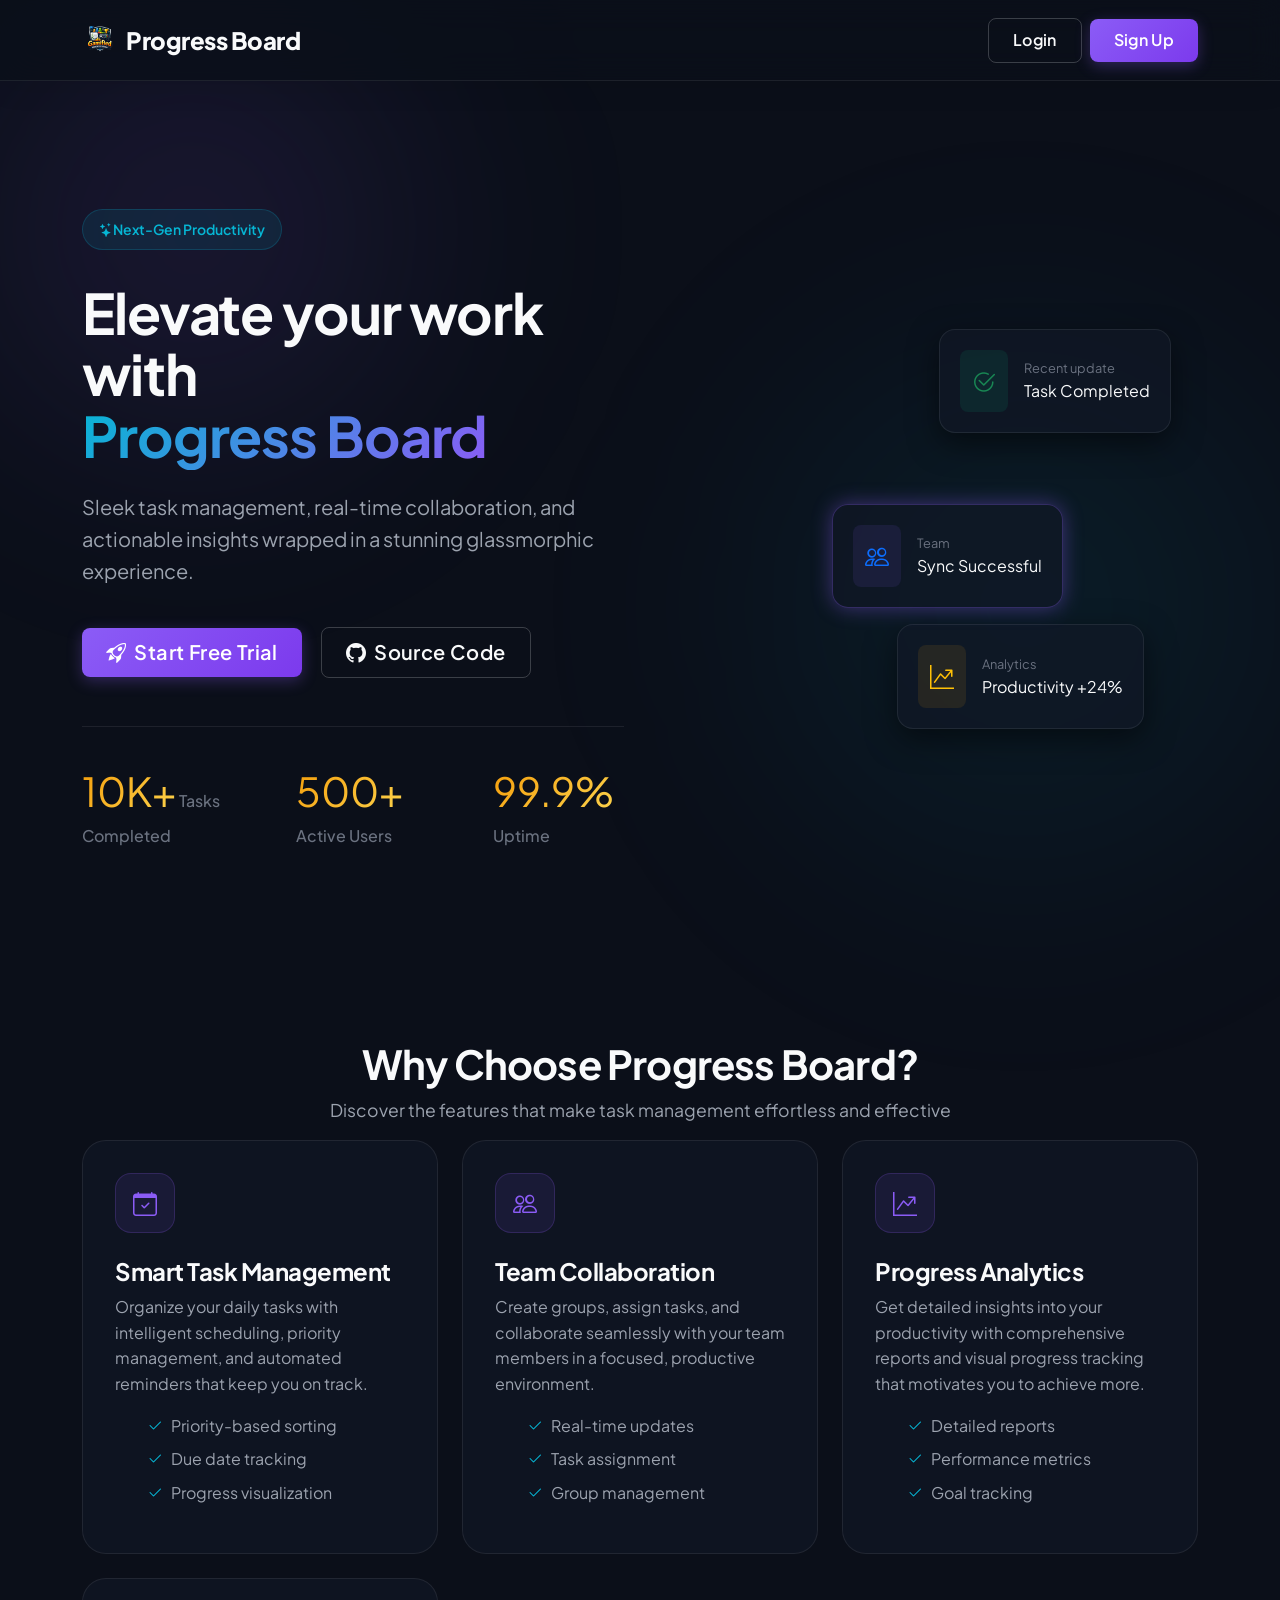
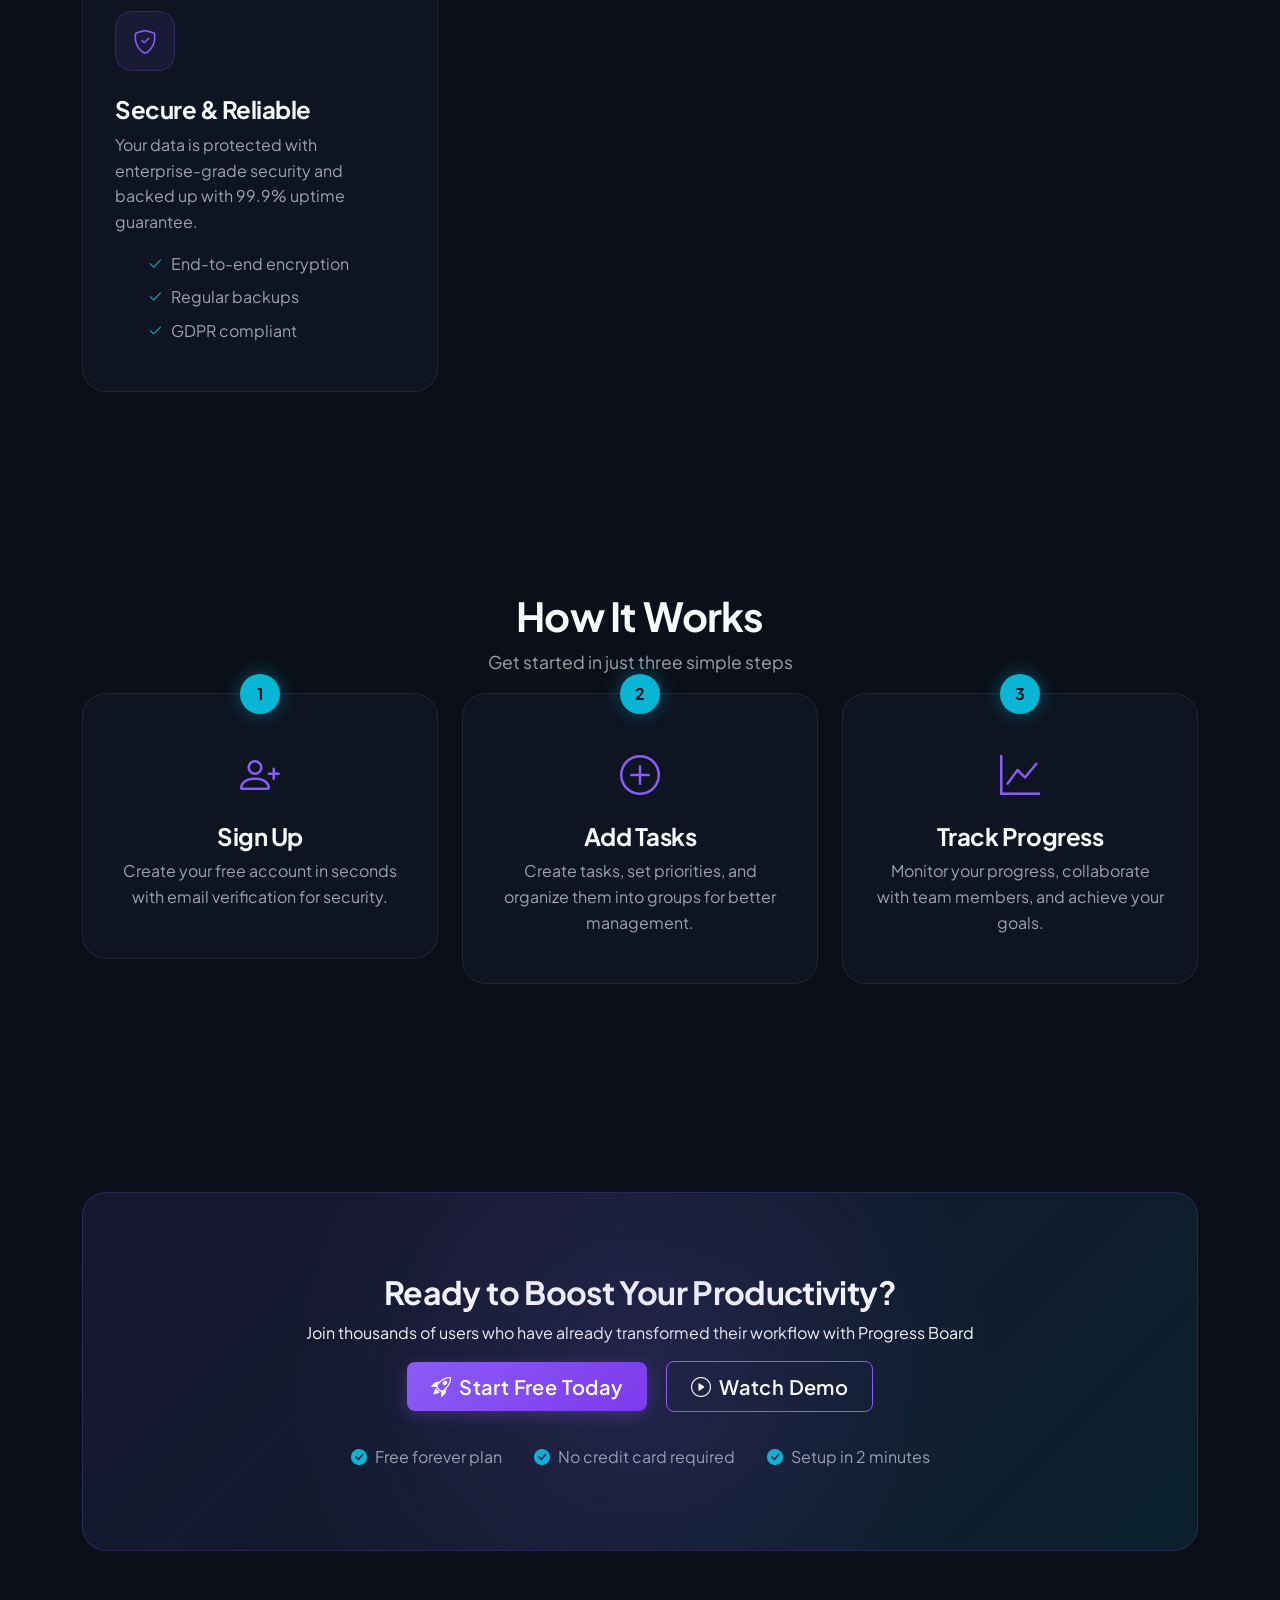
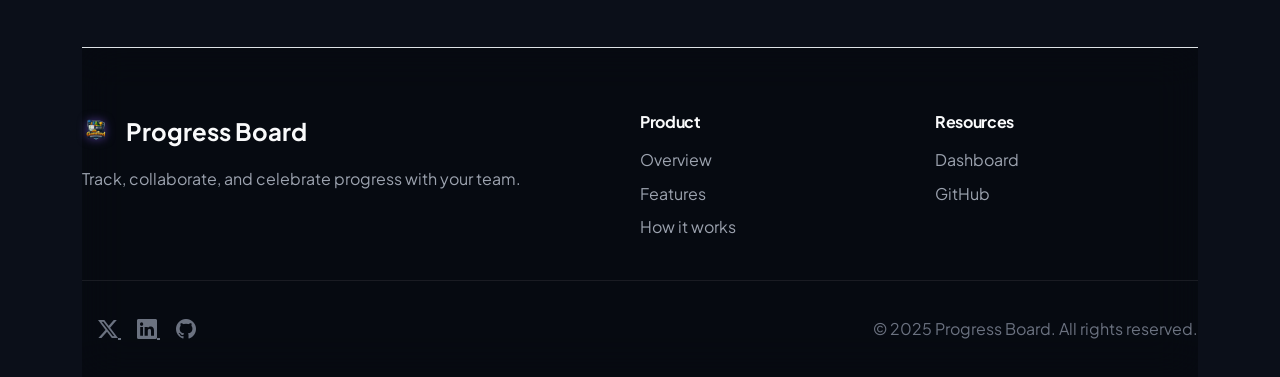
<file: group.html>
<!DOCTYPE html>
<html lang="en">

<head>
    <!-- v2 -->
    <meta charset="UTF-8">
    <title>Group Details - Progress Board</title>
    <link href="https://cdn.jsdelivr.net/npm/bootstrap@5.3.0/dist/css/bootstrap.min.css" rel="stylesheet">
    <link href="https://cdn.jsdelivr.net/npm/bootstrap-icons@1.10.5/font/bootstrap-icons.css" rel="stylesheet">
    <link href="https://cdn.jsdelivr.net/npm/bootstrap@5.3.3/dist/css/bootstrap.min.css" rel="stylesheet">
    <link rel="stylesheet" href="https://cdnjs.cloudflare.com/ajax/libs/font-awesome/6.5.1/css/all.min.css">
    <link rel="stylesheet" href="style.css">
</head>

<body>
    <div id="pageLoader" class="loading-overlay">
        <div class="text-center">
            <div class="spinner-border text-primary" role="status" style="width: 3rem; height: 3rem;">
                <span class="visually-hidden">Loading...</span>
            </div>
            <p class="mt-2 text-white">Loading Progress Board...</p>
        </div>
    </div>

    <nav class="navbar navbar-expand-lg" id="ftco-navbar">
        <div class="container">
            <a class="navbar-brand" href="dashboard.html">
                <img src="logo_wobg.png" alt="Progress Board Logo" style="height: 36px; vertical-align: middle;">
                Progress Board
            </a>
            <div class="ms-auto d-flex align-items-center gap-2">
                <button id="settingsBtn" class="btn btn-outline-light btn-sm">
                    <i class="bi bi-gear"></i> Settings
                </button>
                <button class="btn btn-outline-light btn-sm" onclick="handleLogout()">Logout</button>
            </div>
        </div>
    </nav>
    <!-- Settings Modal -->
    <div class="modal fade" id="settingsModal" tabindex="-1" aria-labelledby="settingsModalLabel" aria-hidden="true">
        <div class="modal-dialog">
            <div class="modal-content">
                <div class="modal-header border-0">
                    <h5 class="modal-title" id="settingsModalLabel">Group Settings</h5>
                    <button type="button" class="btn-close btn-close-white" data-bs-dismiss="modal"
                        aria-label="Close"></button>
                </div>
                <div class="modal-body">
                    <p><strong>Group ID:</strong> <span id="modalGroupId">Loading...</span></p>
                </div>
                <div class="modal-footer border-0">
                    <button type="button" class="btn btn-danger" id="leaveGroupBtn">Leave Group</button>
                </div>
                <div class="modal-footer border-0">
                    <button type="button" class="btn btn-light" data-bs-dismiss="modal">Close</button>
                </div>
            </div>
        </div>
    </div>


    <div class="container py-5 mt-3">
        <h2 class="mb-4 text-light">Daily Leaderboard</h2>
        <div class="main-content">
            <div class="leaderboard position-relative">
                <h4>Leaderboard</h4>
                <ul id="leaderboardList" class="list-group mb-3"></ul>
                <div id="leaderboardLoading" class="loading-overlay d-none">
                    <div class="spinner-border text-light" role="status">
                        <span class="visually-hidden">Loading...</span>
                    </div>
                </div>
            </div>
            <div class="task-sidebar">
                <h5>Your Tasks</h5>
                <div id="currentDayInfo" class="mb-3"></div>
                <div id="taskList"></div>

                <div class="action-buttons">
                    <button id="addDayBtn" class="btn btn-primary">
                        <span class="button-text">Add Day</span>
                        <span class="spinner-border spinner-border-sm d-none" role="status" aria-hidden="true"></span>
                    </button>
                    <button id="addTaskBtn" class="btn btn-success" disabled>
                        <span class="button-text">Add Task</span>
                        <span class="spinner-border spinner-border-sm d-none" role="status" aria-hidden="true"></span>
                    </button>
                </div>

                <form id="taskForm" class="d-none">
                    <div class="input-group mb-3">
                        <input type="text" id="taskInput" class="form-control" placeholder="Enter task title"
                            required />
                        <div class="input-group-text bg-dark text-light border-secondary" title="Mark as Private">
                            <input class="form-check-input mt-0 me-1" type="checkbox" id="taskPrivateToggle"
                                aria-label="Private Task">
                            <i class="bi bi-lock-fill"></i>
                        </div>
                        <button type="button" id="suggestAiBtn" class="btn btn-info text-white"
                            onclick="handleAiSuggestion()">
                            <span class="button-text">✨ AI Suggest</span>
                            <span class="spinner-border spinner-border-sm d-none" role="status"
                                aria-hidden="true"></span>
                        </button>
                        <button type="submit" class="btn btn-success">
                            <span class="button-text">Save</span>
                            <span class="spinner-border spinner-border-sm d-none" role="status"
                                aria-hidden="true"></span>
                        </button>
                    </div>
                    <!-- AI suggestion preview container -->
                    <div id="aiSuggestionPreview" class="d-none mt-2 p-3 border rounded bg-dark border-secondary">
                        <h6 class="text-info d-flex justify-content-between align-items-center mb-0">
                            AI Suggested Plan
                            <span id="aiLevelBadge" class="badge"></span>
                        </h6>
                        <ul id="aiSubtaskList" class="list-group list-group-flush mb-3 mt-2"></ul>
                        <div class="d-flex gap-2">
                            <button type="button" class="btn btn-sm btn-success w-100"
                                onclick="acceptAiSuggestion()">Accept
                                Plan</button>
                            <button type="button" class="btn btn-sm btn-outline-light w-100"
                                onclick="discardAiSuggestion()">Discard</button>
                        </div>
                    </div>
                </form>

                <div id="tasksLoading" class="loading-overlay d-none">
                    <div class="spinner-border text-light" role="status">
                        <span class="visually-hidden">Loading...</span>
                    </div>
                </div>
            </div>

            <!-- Activity Feed Inside Main Content -->
            <div class="activity-feed glass-card p-4">
                <h5 class="border-bottom pb-3 mb-3"><i class="fa-solid fa-rss me-2 text-primary"></i>Activity Feed</h5>
                <div id="activityList" class="activity-list" style="max-height: 500px; overflow-y: auto;">
                    <div class="text-muted small">Loading activity...</div>
                </div>
            </div>
        </div>
    </div>
    <div class="modal fade" id="userTasksModal" tabindex="-1" aria-labelledby="userTasksModalLabel" aria-hidden="true">
        <div class="modal-dialog">
            <div class="modal-content task-modal-content">
                <div class="modal-header task-modal-header">
                    <h5 class="modal-title" id="userTasksModalLabel">User Tasks</h5>
                    <button type="button" class="btn-close btn-close-white" data-bs-dismiss="modal"
                        aria-label="Close"></button>
                </div>
                <div class="modal-body">
                    <div id="userTasksContainer">
                        <div class="spinner-border text-light" role="status">
                            <span class="visually-hidden">Loading...</span>
                        </div>
                    </div>
                </div>
                <div class="modal-footer task-modal-footer">
                    <button type="button" class="btn btn-secondary" data-bs-dismiss="modal">Close</button>
                </div>
            </div>
        </div>
    </div>
    <script src="https://cdn.jsdelivr.net/npm/bootstrap@5.3.3/dist/js/bootstrap.bundle.min.js"></script>
    <script>

        const TASK_BASE = 'https://progress-board-1409-20917d01.koyeb.app/task';
        const GROUP_BASE = 'https://progress-board-1409-20917d01.koyeb.app/group';
        const ACTIVITY_BASE = 'https://progress-board-1409-20917d01.koyeb.app/activity';
        //const TASK_BASE = 'http://localhost:8081/task';
        //const GROUP_BASE = 'http://localhost:8081/group';
        //const ACTIVITY_BASE = 'http://localhost:8081/activity';
        const userId = localStorage.getItem('userId');

        // Track current day
        let currentDay = null;

        function getLocalDateString() {
            const now = new Date();
            const year = now.getFullYear();
            const month = String(now.getMonth() + 1).padStart(2, '0');
            const day = String(now.getDate()).padStart(2, '0');
            return `${year}-${month}-${day}`;
        }

        // Request throttling flags
        const requestFlags = {
            loadingTasks: false,
            addingDay: false,
            addingTask: false,
            updatingTask: false,
            loadingLeaderboard: false,
            leavingGroup: false
        };

        function handleLogout() {
            // Only clear auth-related data, not task data
            localStorage.removeItem('userId');
            localStorage.removeItem('userName');
            localStorage.removeItem('userEmail');
            localStorage.removeItem('jwtToken');
            // Also clear the current day data to force reload on next login
            localStorage.removeItem('currentDay');

            window.location.href = 'index.html';
        }

        // Helper function to show loading state on a button
        function setButtonLoading(buttonId, isLoading) {
            const button = document.getElementById(buttonId);
            const buttonText = button.querySelector('.button-text');
            const spinner = button.querySelector('.spinner-border');

            if (isLoading) {
                button.disabled = true;
                button.classList.add('btn-loading');
                buttonText.classList.add('d-none');
                spinner.classList.remove('d-none');
            } else {
                button.disabled = false;
                button.classList.remove('btn-loading');
                buttonText.classList.remove('d-none');
                spinner.classList.add('d-none');
            }
        }

        // Helper function to show/hide section loading overlay
        function setSectionLoading(sectionId, isLoading) {
            const loadingOverlay = document.getElementById(`${sectionId}Loading`);
            if (isLoading) {
                loadingOverlay.classList.remove('d-none');
            } else {
                loadingOverlay.classList.add('d-none');
            }
        }

        async function loadGroups() {
            const res = await fetch(`${GROUP_BASE}/get-user-groups/${userId}`);
            const groups = await res.json();
            const container = document.querySelector('.group-container');
            if (container) {
                container.innerHTML = '';
                groups.forEach(g => {
                    const box = document.createElement('div');
                    box.className = 'group-box';
                    box.innerHTML = `<h5>${g.name}</h5>`;
                    box.onclick = () => window.location.href = `group-details.html?id=${g.id.timestamp}`;
                    container.appendChild(box);
                });
            }
        }

        async function checkIfTodayExists() {
            try {
                const today = getLocalDateString();
                const convertedUserId = convertToObjectId(userId);
                const response = await fetch(`${TASK_BASE}/is-today-present/${convertedUserId}?date=${today}`);

                if (!response.ok) {
                    throw new Error('Failed to check if today exists: ' + response.status);
                }

                const data = await response.json();
                const addDayBtn = document.getElementById('addDayBtn');
                const addTaskBtn = document.getElementById('addTaskBtn');

                if (data === true) {
                    addDayBtn.classList.add('d-none');
                    addTaskBtn.disabled = false;
                    addTaskBtn.classList.remove('d-none');
                } else {
                    addDayBtn.classList.remove('d-none');
                    addTaskBtn.classList.add('d-none');
                }

                return data;
            } catch (error) {
                console.error("Error checking if today exists:", error);
                // Keep the Add Day button visible in case of error
                document.getElementById('addDayBtn').classList.remove('d-none');
                document.getElementById('addTaskBtn').classList.add('d-none');
                return false;
            }
        }

        async function loadTasks() {
            // Check if we're already loading tasks to prevent multiple calls
            if (requestFlags.loadingTasks) return;

            try {
                requestFlags.loadingTasks = true;
                setSectionLoading('tasks', true);

                // First check if today exists to update the Add Day button visibility
                const todayExists = await checkIfTodayExists();

                // Always fetch from server to ensure fresh data on refresh
                const today = getLocalDateString();
                const convertedUserId = convertToObjectId(userId);
                const res = await fetch(`${TASK_BASE}/get-user-tasks/${convertedUserId}?date=${today}`);

                if (res.ok) {
                    const text = await res.text();
                    if (text && text.trim() !== "") {
                        const data = JSON.parse(text);
                        currentDay = data;

                        localStorage.setItem('currentDay', JSON.stringify(currentDay));
                        renderCurrentDay();
                        renderTasks(currentDay.tasks || []);
                        document.getElementById('addTaskBtn').disabled = false;
                    } else {
                        currentDay = null;
                        localStorage.removeItem('currentDay');
                        document.getElementById('currentDayInfo').innerHTML =
                            '<div class="alert alert-info">No days added yet. Click "Add Day" to get started.</div>';
                        document.getElementById('taskList').innerHTML = '';
                        document.getElementById('addTaskBtn').disabled = true;
                    }
                } else {
                    throw new Error("Failed to load tasks");
                }
            } catch (error) {
                console.error("Error loading tasks:", error);
                document.getElementById('currentDayInfo').innerHTML =
                    '<div class="alert alert-danger">Failed to load tasks. Please try again.</div>';
            } finally {
                setSectionLoading('tasks', false);
                requestFlags.loadingTasks = false;
            }
        }

        function renderCurrentDay() {
            if (!currentDay) return;

            const dayInfo = document.getElementById('currentDayInfo');

            let totalTaskProgress = 0;
            const tasks = currentDay.tasks || [];

            tasks.forEach(task => {
                if (task.subTasks && task.subTasks.length > 0) {
                    const completedSub = task.subTasks.filter(s => s.completed).length;
                    totalTaskProgress += (completedSub / task.subTasks.length);
                } else {
                    totalTaskProgress += task.completed ? 1 : 0;
                }
            });

            const totalTasks = tasks.length;
            const progress = totalTasks > 0 ? Math.round((totalTaskProgress / totalTasks) * 100) : 0;

            dayInfo.innerHTML = `
            <div class="day-header">
                <div class="day-date">Date: ${currentDay.dateFor}</div>
                <div class="day-progress">Progress: ${progress}%</div>
            </div>
        `;
        }

        function renderTasks(tasks) {
            const list = document.getElementById('taskList');
            list.innerHTML = '';

            if (!tasks || tasks.length === 0) {
                list.innerHTML = '<div class="alert alert-light">No tasks added for this day yet.</div>';
                return;
            }

            tasks.forEach((task, taskIndex) => {
                const item = document.createElement('div');
                item.className = 'task-item mb-2';

                const mainTaskRow = document.createElement('div');
                mainTaskRow.className = 'd-flex align-items-center';

                // Checkbox
                const checkbox = document.createElement('input');
                checkbox.type = 'checkbox';
                checkbox.className = 'form-check-input me-2';
                checkbox.checked = task.completed;
                // If has subtasks, checkbox state is visual or toggles all
                checkbox.onchange = () => updateTaskStatus(task);

                // Task label
                const label = document.createElement('span');
                label.textContent = task.title;
                label.className = 'flex-grow-1';
                if (task.completed) label.classList.add('completed-task');

                if (task.level) {
                    const badge = document.createElement('span');
                    badge.textContent = task.level;
                    badge.className = 'badge ms-2 ' +
                        (task.level.toLowerCase() === 'easy' ? 'bg-success' :
                            task.level.toLowerCase() === 'medium' ? 'bg-warning text-dark' :
                                task.level.toLowerCase() === 'hard' ? 'bg-danger' : 'bg-secondary');
                    badge.style.fontSize = '0.7em';
                    label.appendChild(badge);
                }

                // Actions Container
                const actions = document.createElement('div');
                actions.className = 'task-actions';

                // Add Subtask button
                const addSubBtn = document.createElement('button');
                addSubBtn.className = 'btn btn-sm btn-outline-primary p-1 px-2';
                addSubBtn.innerHTML = '<i class="bi bi-plus-circle"></i>';
                addSubBtn.title = 'Add Subtask';
                addSubBtn.onclick = () => addSubTask(taskIndex);

                // Edit button
                const editBtn = document.createElement('button');
                editBtn.className = 'btn btn-sm btn-outline-warning p-1 px-2';
                editBtn.innerHTML = '<i class="bi bi-pencil"></i>';
                editBtn.onclick = () => editTask(task, taskIndex);

                // Delete Task Button
                const deleteBtn = document.createElement('button');
                deleteBtn.className = 'btn btn-sm btn-outline-danger p-1 px-2';
                deleteBtn.innerHTML = '<i class="bi bi-trash"></i>';
                deleteBtn.onclick = () => deleteTask(taskIndex);

                actions.append(addSubBtn, editBtn, deleteBtn);
                mainTaskRow.append(checkbox, label, actions);
                item.appendChild(mainTaskRow);

                // Render Subtasks
                if (task.subTasks && task.subTasks.length > 0) {
                    const subList = document.createElement('div');
                    subList.className = 'subtask-list';

                    task.subTasks.forEach((sub, subIndex) => {
                        const subItem = document.createElement('div');
                        subItem.className = 'subtask-item';

                        const subCheckbox = document.createElement('input');
                        subCheckbox.type = 'checkbox';
                        subCheckbox.className = 'form-check-input me-2';
                        subCheckbox.checked = sub.completed;
                        subCheckbox.onchange = () => toggleSubTask(taskIndex, subIndex);

                        const subLabel = document.createElement('span');
                        subLabel.textContent = sub.title;
                        subLabel.className = 'flex-grow-1';
                        if (sub.completed) subLabel.classList.add('completed-task');

                        const subDeleteBtn = document.createElement('button');
                        subDeleteBtn.className = 'btn btn-sm text-danger p-0 ms-2';
                        subDeleteBtn.innerHTML = '<i class="bi bi-x"></i>';
                        subDeleteBtn.onclick = () => deleteSubTask(taskIndex, subIndex);

                        subItem.append(subCheckbox, subLabel, subDeleteBtn);
                        subList.appendChild(subItem);
                    });
                    item.appendChild(subList);
                }

                list.appendChild(item);
            });
        }
        async function addSubTask(taskIndex) {
            const title = prompt("Enter subtask title:");
            if (!title || !title.trim()) return;

            if (!currentDay.tasks[taskIndex].subTasks) {
                currentDay.tasks[taskIndex].subTasks = [];
            }

            currentDay.tasks[taskIndex].subTasks.push({
                title: title.trim(),
                completed: false
            });

            await saveAllTasks();
        }

        async function toggleSubTask(taskIndex, subIndex) {
            const sub = currentDay.tasks[taskIndex].subTasks[subIndex];
            sub.completed = !sub.completed;

            // Auto-update parent task completion if all subtasks are done
            const allDone = currentDay.tasks[taskIndex].subTasks.every(s => s.completed);
            currentDay.tasks[taskIndex].completed = allDone;

            await saveAllTasks();
        }

        async function deleteSubTask(taskIndex, subIndex) {
            if (!confirm("Delete this subtask?")) return;
            currentDay.tasks[taskIndex].subTasks.splice(subIndex, 1);
            await saveAllTasks();
        }

        async function deleteTask(taskIndex) {
            if (!confirm("Delete this task and all its subtasks?")) return;
            currentDay.tasks.splice(taskIndex, 1);
            await saveAllTasks();
        }

        async function saveAllTasks() {
            if (requestFlags.updatingTask || !currentDay) return;

            try {
                requestFlags.updatingTask = true;
                setSectionLoading('tasks', true);

                // Ensure dateFor is present for backend matching
                if (!currentDay.dateFor) {
                    currentDay.dateFor = getLocalDateString();
                }

                const convertedUserId = convertToObjectId(userId);

                // Recalculate progress for UI (though backend does it too)
                let totalProgress = 0;
                const tasks = currentDay.tasks || [];
                tasks.forEach(task => {
                    if (task.subTasks && task.subTasks.length > 0) {
                        const completedSub = task.subTasks.filter(s => s.completed).length;
                        totalProgress += (completedSub / task.subTasks.length);
                    } else {
                        totalProgress += task.completed ? 1 : 0;
                    }
                });
                currentDay.progress = tasks.length > 0 ? (totalProgress / tasks.length) * 100 : 0;

                const response = await fetch(`${TASK_BASE}/update-user-tasks/${convertedUserId}`, {
                    method: 'PUT',
                    headers: { 'Content-Type': 'application/json' },
                    body: JSON.stringify(currentDay)
                });

                if (!response.ok) throw new Error('Failed to save tasks');

                localStorage.setItem('currentDay', JSON.stringify(currentDay));
                renderCurrentDay();
                renderTasks(currentDay.tasks);
                loadLeaderboardData();
            } catch (error) {
                console.error("Error saving tasks:", error);
                alert("Failed to save changes.");
            } finally {
                setSectionLoading('tasks', false);
                requestFlags.updatingTask = false;
            }
        }

        async function editTask(task, index) {
            const newTitle = prompt("Edit task title:", task.title);
            if (newTitle === null || newTitle.trim() === "") return;

            task.title = newTitle.trim();
            await saveAllTasks();
        }

        async function updateTaskStatus(task) {
            const taskIndex = currentDay.tasks.findIndex(t => t.title === task.title);
            if (taskIndex === -1) return;

            const isCompleted = !currentDay.tasks[taskIndex].completed;
            currentDay.tasks[taskIndex].completed = isCompleted;

            // If it has subtasks, toggle them all
            if (currentDay.tasks[taskIndex].subTasks && currentDay.tasks[taskIndex].subTasks.length > 0) {
                currentDay.tasks[taskIndex].subTasks.forEach(s => s.completed = isCompleted);
            }

            await saveAllTasks();
        }

        async function addDay() {
            // Check if we're already adding a day to prevent multiple calls
            if (requestFlags.addingDay) return;

            try {
                requestFlags.addingDay = true;
                setButtonLoading('addDayBtn', true);

                const today = getLocalDateString();
                const newDay = {
                    userId: userId,
                    dateFor: today,
                    tasks: [],
                    progress: 0
                };

                const convertedUserId = convertToObjectId(userId);
                const response = await fetch(`${TASK_BASE}/add-task/${convertedUserId}`, {
                    method: 'POST',
                    headers: { 'Content-Type': 'application/json' },
                    body: JSON.stringify(newDay)
                });

                if (response.ok) {
                    const data = await response.json();
                    currentDay = data;

                    // Save to local storage
                    localStorage.setItem('currentDay', JSON.stringify(currentDay));

                    renderCurrentDay();
                    renderTasks([]);
                    document.getElementById('addTaskBtn').disabled = false;

                    // Hide the Add Day button since today's day has been added
                    document.getElementById('addDayBtn').classList.add('d-none');
                    // Show the Add Task button
                    document.getElementById('addTaskBtn').classList.remove('d-none');
                } else {
                    alert("Failed to add new day. Please try again.");
                }
            } catch (error) {
                console.error("Error adding day:", error);
                alert("Failed to add new day. Please try again.");
            } finally {
                setButtonLoading('addDayBtn', false);
                requestFlags.addingDay = false;
            }
        }

        async function addTask(taskTitle, level = null, subTasks = [], isPrivate = false) {
            if (!currentDay || requestFlags.addingTask) return;

            try {
                requestFlags.addingTask = true;
                const taskFormSubmitBtn = document.querySelector('#taskForm button[type="submit"]');
                const buttonText = taskFormSubmitBtn.querySelector('.button-text');

                // Create new task with weights if provided
                const newTask = {
                    title: taskTitle,
                    completed: false,
                    level: level,
                    isPrivate: isPrivate,
                    subTasks: subTasks.map(sub => {
                        if (typeof sub === 'string') {
                            return { title: sub, completed: false, weight: 0 };
                        }
                        return { title: sub.title, completed: false, weight: sub.weight || 0 };
                    })
                };

                // Add task to current day
                if (!currentDay.tasks) {
                    currentDay.tasks = [];
                }

                currentDay.tasks.push(newTask);

                // Update progress
                const completedTasks = currentDay.tasks.filter(t => t.completed).length;
                const totalTasks = currentDay.tasks.length;
                currentDay.progress = totalTasks > 0 ? (completedTasks / totalTasks) * 100 : 0;

                const convertedUserId = convertToObjectId(userId);
                const response = await fetch(`${TASK_BASE}/update-user-tasks/${convertedUserId}`, {
                    method: 'PUT',
                    headers: { 'Content-Type': 'application/json' },
                    body: JSON.stringify(currentDay)
                });

                if (response.ok) {
                    // Get updated data from server to ensure consistency
                    const updatedResponse = await fetch(`${TASK_BASE}/get-user-tasks/${convertedUserId}`);

                    if (updatedResponse.ok) {
                        const text = await updatedResponse.text();
                        if (text && text.trim() !== "") {
                            const data = JSON.parse(text);
                            currentDay = data;
                            localStorage.setItem('currentDay', JSON.stringify(currentDay));
                        }
                    }

                    // Hide form and update UI
                    document.getElementById('taskForm').classList.add('d-none');
                    document.getElementById('addTaskBtn').querySelector('.button-text').textContent = 'Add Task';
                    renderCurrentDay();
                    renderTasks(currentDay.tasks);
                    loadLeaderboardData();
                } else {
                    throw new Error('Failed to add task: ' + response.status);
                }
            } catch (error) {
                console.error("Failed to add task:", error);
                alert("Failed to add task: " + error.stack);

                // On error, reload from server to ensure we're in sync
                localStorage.removeItem('currentDay');
                loadTasks();
            } finally {
                // Reset loading state
                requestFlags.addingTask = false;
            }
        }

        // Helper function to convert userId to ObjectId-like format
        function convertToObjectId(userId) {
            if (userId.length === 24 && /^[a-f0-9]{24}$/i.test(userId)) {
                return userId;
            }
            return userId.padEnd(24, '0').substring(0, 24);
        }

        // Event listeners
        document.getElementById('addDayBtn').addEventListener('click', () => {
            addDay();
        });

        document.getElementById('addTaskBtn').addEventListener('click', () => {
            const taskForm = document.getElementById('taskForm');
            if (taskForm.classList.contains('d-none')) {
                taskForm.classList.remove('d-none');
                document.getElementById('addTaskBtn').querySelector('.button-text').textContent = 'Cancel';
            } else {
                taskForm.classList.add('d-none');
                document.getElementById('addTaskBtn').querySelector('.button-text').textContent = 'Add Task';
            }
        });

        document.getElementById('taskForm').addEventListener('submit', async (e) => {
            e.preventDefault();
            const taskInput = document.getElementById('taskInput');
            const taskTitle = taskInput.value.trim();
            const isPrivate = document.getElementById('taskPrivateToggle').checked;

            if (taskTitle) {
                const submitBtn = document.querySelector('#taskForm button[type="submit"]');
                const btnText = submitBtn.querySelector('.button-text');
                const spinner = submitBtn.querySelector('.spinner-border');

                submitBtn.disabled = true;
                btnText.classList.add('d-none');
                spinner.classList.remove('d-none');
                taskInput.disabled = true;

                let predictedLevel = 'Medium';
                try {
                    const response = await fetch(`${TASK_BASE}/suggest-ai`, {
                        method: 'POST',
                        headers: { 'Content-Type': 'application/json' },
                        body: JSON.stringify({ title: taskTitle })
                    });

                    if (response.ok) {
                        const data = await response.json();
                        predictedLevel = data.level || 'Medium';
                    }
                } catch (error) {
                    console.error("Failed to fetch difficulty automatically", error);
                } finally {
                    submitBtn.disabled = false;
                    btnText.classList.remove('d-none');
                    spinner.classList.add('d-none');
                    taskInput.disabled = false;
                }

                discardAiSuggestion();
                addTask(taskTitle, predictedLevel, [], isPrivate);
                taskInput.value = '';
                document.getElementById('taskPrivateToggle').checked = false;
            }
        });

        let currentAiSuggestion = null;

        async function handleAiSuggestion() {
            const taskInput = document.getElementById('taskInput');
            const taskTitle = taskInput.value.trim();
            if (!taskTitle) {
                alert('Please enter a task title first!');
                return;
            }

            const aiBtn = document.getElementById('suggestAiBtn');
            const btnText = aiBtn.querySelector('.button-text');
            const spinner = aiBtn.querySelector('.spinner-border');

            aiBtn.disabled = true;
            btnText.classList.add('d-none');
            spinner.classList.remove('d-none');

            try {
                const response = await fetch(`${TASK_BASE}/suggest-ai`, {
                    method: 'POST',
                    headers: { 'Content-Type': 'application/json' },
                    body: JSON.stringify({ title: taskTitle })
                });

                if (!response.ok) throw new Error('Failed to get suggestions');

                const data = await response.json();
                currentAiSuggestion = data;

                // Show preview
                document.getElementById('aiSuggestionPreview').classList.remove('d-none');

                const badge = document.getElementById('aiLevelBadge');
                badge.textContent = data.level;
                badge.className = 'badge';
                if (data.level === 'Easy') badge.classList.add('bg-success');
                else if (data.level === 'Medium') badge.classList.add('bg-warning', 'text-dark');
                else if (data.level === 'Hard') badge.classList.add('bg-danger');
                else badge.classList.add('bg-secondary');

                const subList = document.getElementById('aiSubtaskList');
                subList.innerHTML = '';
                if (data.subTasks && data.subTasks.length > 0) {
                    data.subTasks.forEach(sub => {
                        const li = document.createElement('li');
                        li.className = 'list-group-item bg-dark text-light border-secondary py-1 px-2 mb-1 rounded d-flex justify-content-between';
                        li.style.fontSize = '0.9rem';

                        const titleSpan = document.createElement('span');
                        titleSpan.textContent = sub.title;

                        const weightSpan = document.createElement('span');
                        weightSpan.className = 'text-muted';
                        weightSpan.textContent = `(W: ${Math.round(sub.weight * 100)}%)`;
                        weightSpan.style.fontSize = '0.8rem';

                        li.append(titleSpan, weightSpan);
                        subList.appendChild(li);
                    });
                }
            } catch (error) {
                console.error('AI Suggestion error:', error);
                alert('Could not get AI suggestions. Please try again.');
            } finally {
                aiBtn.disabled = false;
                btnText.classList.remove('d-none');
                spinner.classList.add('d-none');
            }
        }

        function acceptAiSuggestion() {
            const taskInput = document.getElementById('taskInput');
            const taskTitle = taskInput.value.trim();
            const isPrivate = document.getElementById('taskPrivateToggle').checked;
            if (taskTitle && currentAiSuggestion) {
                addTask(taskTitle, currentAiSuggestion.level, currentAiSuggestion.subTasks || [], isPrivate);
                discardAiSuggestion();
                taskInput.value = '';
                document.getElementById('taskPrivateToggle').checked = false;
            }
        }

        function discardAiSuggestion() {
            const preview = document.getElementById('aiSuggestionPreview');
            if (preview) preview.classList.add('d-none');
            currentAiSuggestion = null;
        }

        async function loadLeaderboardData() {
            // Check if we're already loading leaderboard data to prevent multiple calls
            if (requestFlags.loadingLeaderboard) return;

            try {
                requestFlags.loadingLeaderboard = true;
                setSectionLoading('leaderboard', true);

                const urlParams = new URLSearchParams(window.location.search);
                const groupId = urlParams.get("id");

                if (!groupId) {
                    console.error("No group ID found in URL");
                    document.getElementById('leaderboardList').innerHTML =
                        '<div class="alert alert-danger">No group ID specified in URL.</div>';
                    return;
                }

                localStorage.setItem("groupId", groupId);
                const response = await fetch(`${GROUP_BASE}/getUsers_and_progress?groupId=${groupId}`);

                if (!response.ok) throw new Error(`API error: ${response.status}`);

                const groupUserData = await response.json();
                // Sort users by progress descending
                const sortedUsers = groupUserData.sort((a, b) => b.userProgress - a.userProgress);

                const leaderboardList = document.getElementById('leaderboardList');
                leaderboardList.innerHTML = '';

                if (sortedUsers.length === 0) {
                    leaderboardList.innerHTML = '<div class="alert alert-info">No users found in this group.</div>';
                    return;
                }

                // Find current user's role to determine if they can nudge
                const currentUserInfo = sortedUsers.find(u => u.userId === userId);
                const canNudge = currentUserInfo && (currentUserInfo.role === 'Owner' || currentUserInfo.role === 'Admin');

                sortedUsers.forEach((userData, index) => {
                    const li = document.createElement('li');
                    li.className = 'list-group-item leaderboard-item p-3 mb-2';

                    let rankingIndicator = '';
                    if (index === 0) rankingIndicator = '🥇 ';
                    else if (index === 1) rankingIndicator = '🥈 ';
                    else if (index === 2) rankingIndicator = '🥉 ';

                    // Role Badge & Leader Icon
                    let roleHtml = '';
                    let leaderIcon = '';
                    if (userData.role === 'Owner') {
                        roleHtml = '<span class="badge bg-primary ms-1" style="font-size: 0.6rem;">Owner</span>';
                        leaderIcon = '<i class="fa-solid fa-crown text-warning me-1" title="Leader"></i>';
                    } else if (userData.role === 'Admin') {
                        roleHtml = '<span class="badge bg-info ms-1" style="font-size: 0.6rem;">Admin</span>';
                    }

                    // Admin Actions
                    let adminActionsHtml = '';
                    if (userData.userId !== userId) {
                        // Owner can do anything
                        if (currentUserInfo && currentUserInfo.role === 'Owner') {
                            if (userData.role === 'Member') {
                                adminActionsHtml += `<button class="btn btn-sm btn-outline-info ms-1 promote-admin-btn" data-target-id="${userData.userId}" data-target-name="${userData.userName}" title="Promote to Admin"><i class="fa-solid fa-shield-halved"></i></button>`;
                            }
                            adminActionsHtml += `<button class="btn btn-sm btn-outline-danger ms-1 remove-member-btn" data-target-id="${userData.userId}" data-target-name="${userData.userName}" title="Remove Member"><i class="fa-solid fa-user-minus"></i></button>`;
                        } else if (currentUserInfo && currentUserInfo.role === 'Admin') {
                            if (userData.role === 'Member') {
                                adminActionsHtml += `<button class="btn btn-sm btn-outline-danger ms-1 remove-member-btn" data-target-id="${userData.userId}" data-target-name="${userData.userName}" title="Remove Member"><i class="fa-solid fa-user-minus"></i></button>`;
                            }
                        }
                    }

                    // Nudge Button
                    let nudgeBtnHtml = '';
                    if (canNudge && userData.userId !== userId && userData.userProgress < 10) {
                        nudgeBtnHtml = `<button class="btn btn-sm btn-outline-warning ms-1 nudge-btn" data-target-id="${userData.userId}" data-target-name="${userData.userName}" title="Send Nudge"><i class="fa-solid fa-bell"></i></button>`;
                    }

                    const streakCount = userData.streak || 0;
                    const streakHtml = `<span class="streak-badge ms-2" title="Daily Streak: ${streakCount} days"><i class="bi bi-fire"></i> ${streakCount}</span>`;

                    li.innerHTML = `
                        <div class="leaderboard-top-row d-flex justify-content-between align-items-center mb-2">
                             <div class="d-flex align-items-center">
                                <a href="profile.html?id=${userData.userId}" class="fw-bold text-light text-decoration-none user-link">${rankingIndicator}${leaderIcon}${userData.userName || 'Anonymous'}</a>
                                ${roleHtml}
                                ${streakHtml}
                             </div>
                        </div>
                        <div class="leaderboard-actions-row d-flex flex-wrap justify-content-between align-items-center gap-2 mt-2">
                            <div class="d-flex align-items-center gap-2 flex-grow-1 mb-1" style="min-width: 120px;">
                                <div class="progress flex-grow-1" style="height: 6px; background: rgba(255,255,255,0.05); min-width: 50px;">
                                    <div class="progress-bar bg-success" role="progressbar" style="width: ${userData.userProgress}%"></div>
                                </div>
                                <span class="badge bg-primary bg-opacity-25 text-primary border border-primary border-opacity-25 rounded-pill" style="font-size: 0.7rem;">${userData.userProgress.toFixed(0)}%</span>
                            </div>
                            <div class="d-flex flex-wrap gap-1 mb-1">
                                <button class="btn btn-sm btn-outline-info view-tasks-btn p-1 px-2" data-user-id="${userData.userId}" data-user-name="${userData.userName || 'User'}"><i class="fa-solid fa-eye me-1"></i>Tasks</button>
                                ${nudgeBtnHtml}
                                ${adminActionsHtml}
                            </div>
                        </div>
                    `;
                    leaderboardList.appendChild(li);
                });

                // Add event listeners for new buttons
                document.querySelectorAll('.promote-admin-btn').forEach(btn => {
                    btn.addEventListener('click', () => promoteMember(btn.dataset.targetId, btn.dataset.targetName));
                });
                document.querySelectorAll('.remove-member-btn').forEach(btn => {
                    btn.addEventListener('click', () => removeUser(btn.dataset.targetId, btn.dataset.targetName));
                });

                // Add event listeners for Nudge buttons
                document.querySelectorAll('.nudge-btn').forEach(btn => {
                    btn.addEventListener('click', (e) => {
                        e.stopPropagation();
                        nudgeUser(btn.dataset.targetId, btn.dataset.targetName);
                    });
                });

                // Add event listeners to the "View Tasks" buttons
                const viewTaskButtons = document.querySelectorAll('.view-tasks-btn');
                viewTaskButtons.forEach(button => {
                    button.addEventListener('click', async (event) => {
                        const specificUserId = event.target.dataset.userId;
                        const userName = event.target.dataset.userName;
                        await openTaskModal(specificUserId, userName);
                    });
                });

            } catch (error) {
                console.error("Error loading leaderboard data:", error);
                document.getElementById('leaderboardList').innerHTML =
                    '<div class="alert alert-danger">Failed to load leaderboard data. Please try again.</div>';
            } finally {
                setSectionLoading('leaderboard', false);
                requestFlags.loadingLeaderboard = false;
            }
        }

        // Function to open the modal and load user tasks
        async function openTaskModal(userId, userName) {
            // Create the modal structure dynamically if it doesn't exist
            let taskModal = document.getElementById('taskModal');
            if (!taskModal) {
                taskModal = document.createElement('div');
                taskModal.className = 'modal fade';
                taskModal.id = 'taskModal';
                taskModal.tabIndex = -1;
                taskModal.setAttribute('aria-labelledby', 'taskModalLabel');
                taskModal.setAttribute('aria-hidden', 'true');
                taskModal.innerHTML = `
            <div class="modal-dialog modal-lg">
                <div class="modal-content">
                    <div class="modal-header">
                        <h5 class="modal-title" id="taskModalLabel">Tasks for <span id="modal-user-name"></span></h5>
                        <button type="button" class="btn-close" data-bs-dismiss="modal" aria-label="Close"></button>
                    </div>
                    <div class="modal-body">
                        <ul id="userTaskList" class="list-group">
                            <li class="list-group-item">Loading tasks...</li>
                        </ul>
                    </div>
                    <div class="modal-footer">
                        <button type="button" class="btn btn-secondary" data-bs-dismiss="modal">Close</button>
                    </div>
                </div>
            </div>
        `;
                document.body.appendChild(taskModal);
            }

            // Set the user's name in the modal title
            document.getElementById('modal-user-name').textContent = userName;

            // Show the modal
            const modalInstance = new bootstrap.Modal(taskModal);
            modalInstance.show();

            // Fetch and display the user's tasks
            const userTaskList = document.getElementById('userTaskList');
            userTaskList.innerHTML = '<li class="list-group-item">Loading tasks...</li>'; // Reset loading state

            try {
                console.log(userId);
                const response = await fetch(`${TASK_BASE}/get-user-tasks/${userId}`); // Modified URL
                if (!response.ok) {
                    userTaskList.innerHTML = '<li class="list-group-item text-danger">Failed to load tasks.</li>';
                    console.error("Error fetching user tasks:", response.status);
                    return;
                }
                const userTasks = await response.json();

                userTaskList.innerHTML = ''; // Clear the loading message
                console.log(userTasks);
                if (userTasks && Array.isArray(userTasks.tasks)) {
                    userTasks.tasks.forEach(task => {
                        const listItem = document.createElement('li');
                        listItem.className = 'list-group-item';

                        const mainTask = document.createElement('div');
                        mainTask.className = 'd-flex justify-content-between align-items-center';

                        const isOwnTask = userId === localStorage.getItem('userId');
                        let titleText = task.title || 'Untitled Task';

                        if (task.isPrivate && !isOwnTask) {
                            titleText = '🔒 Private Task';
                        }

                        const status = task.completed ? '✅' : '❌';

                        const titleSpan = document.createElement('span');
                        titleSpan.textContent = titleText;
                        if (task.isPrivate && isOwnTask) {
                            const lck = document.createElement('i');
                            lck.className = 'bi bi-lock-fill text-muted ms-1';
                            lck.style.fontSize = '0.8em';
                            lck.title = 'Private Task';
                            titleSpan.appendChild(lck);
                        }

                        const statusSpan = document.createElement('span');
                        statusSpan.textContent = status;

                        mainTask.appendChild(titleSpan);
                        mainTask.appendChild(statusSpan);
                        listItem.appendChild(mainTask);

                        // Show subtasks if they exist and task is either public or owner is viewing
                        if (task.subTasks && task.subTasks.length > 0 && (!task.isPrivate || isOwnTask)) {
                            const subList = document.createElement('ul');
                            subList.className = 'list-unstyled ms-4 mt-2 border-start ps-3';
                            subList.style.fontSize = '0.9rem';
                            subList.style.opacity = '0.8';

                            task.subTasks.forEach(sub => {
                                const subItem = document.createElement('li');
                                subItem.className = 'd-flex justify-content-between';
                                const subTextSpan = document.createElement('span');
                                subTextSpan.textContent = sub.title;
                                const subStatusSpan = document.createElement('span');
                                subStatusSpan.textContent = sub.completed ? '✓' : '○';
                                subItem.appendChild(subTextSpan);
                                subItem.appendChild(subStatusSpan);
                                subList.appendChild(subItem);
                            });
                            listItem.appendChild(subList);
                        }

                        userTaskList.appendChild(listItem);
                    });
                } else {
                    userTaskList.innerHTML = '<li class="list-group-item">No tasks found for this user.</li>';
                }



            } catch (error) {
                userTaskList.innerHTML = '<li class="list-group-item text-danger">Failed to load tasks.</li>';
                console.error("Error loading user tasks:", error);
            }
        }
        document.getElementById("settingsBtn").addEventListener("click", () => {
            const groupId = localStorage.getItem("groupId") || "Not Found";
            document.getElementById("modalGroupId").textContent = groupId;

            const settingsModal = new bootstrap.Modal(document.getElementById("settingsModal"));
            settingsModal.show();
        });

        document.getElementById("leaveGroupBtn").addEventListener("click", async () => {
            // Check if we're already processing leave group request
            if (requestFlags.leavingGroup) return;

            const userId = localStorage.getItem("userId");
            const groupId = localStorage.getItem("groupId");

            if (!userId || !groupId) {
                alert("Missing user or group ID.");
                return;
            }

            const confirmLeave = confirm("Are you sure you want to leave this group?");
            if (!confirmLeave) return;

            try {
                requestFlags.leavingGroup = true;
                document.getElementById("leaveGroupBtn").disabled = true;
                document.getElementById("leaveGroupBtn").innerHTML = `
                <span class="spinner-border spinner-border-sm" role="status" aria-hidden="true"></span>
                Leaving...
            `;

                const res = await fetch(`${GROUP_BASE}/delete-member/${userId}/${groupId}`, {
                    method: "DELETE",
                });

                if (!res.ok) throw new Error("Failed to leave group");

                alert("You have left the group.");
                window.location.href = "dashboard.html";  // or wherever you want to redirect after leaving

            } catch (err) {
                console.error("Leave group error:", err);
                alert("Failed to leave group.");

                // Reset button state
                document.getElementById("leaveGroupBtn").disabled = false;
                document.getElementById("leaveGroupBtn").textContent = "Leave Group";
            } finally {
                requestFlags.leavingGroup = false;
            }
        });

        document.addEventListener('DOMContentLoaded', () => {
            if (!userId) return handleLogout();
            loadGroups();
            loadTasks();
            loadLeaderboardData();
            loadActivityFeed();
        });

        async function loadActivityFeed() {
            const params = new URLSearchParams(window.location.search);
            const groupId = params.get('id');
            if (!groupId) return;

            try {
                const res = await fetch(`${ACTIVITY_BASE}/group/${groupId}`);
                const activities = await res.json();
                renderActivities(activities);
            } catch (err) {
                console.error("Failed to load activity feed:", err);
            }
        }

        function renderActivities(activities) {
            const container = document.getElementById('activityList');
            if (!activities || activities.length === 0) {
                container.innerHTML = '<div class="text-white-50 small p-3">No recent activity. Be the first to start!</div>';
                return;
            }

            container.innerHTML = '';
            activities.forEach((act, index) => {
                const item = document.createElement('div');

                let typeClass = '';
                let iconClass = '';
                let iconColor = '';

                switch (act.type) {
                    case 'TASK_COMPLETE':
                        typeClass = 'type-task';
                        iconClass = 'fa-solid fa-circle-check';
                        iconColor = '#10b981';
                        break;
                    case 'DAILY_COMPLETE':
                        typeClass = 'type-daily';
                        iconClass = 'fa-solid fa-star';
                        iconColor = '#f59e0b';
                        break;
                    case 'LEVEL_UP':
                        typeClass = 'type-level';
                        iconClass = 'fa-solid fa-rocket';
                        iconColor = '#3b82f6';
                        break;
                    case 'MEMBER_JOIN':
                        typeClass = 'type-join';
                        iconClass = 'fa-solid fa-user-plus';
                        iconColor = '#8b5cf6';
                        break;
                    case 'BADGE_EARNED':
                        typeClass = 'type-badge';
                        iconClass = 'fa-solid fa-award';
                        iconColor = '#ec4899';
                        break;
                    default:
                        typeClass = '';
                        iconClass = 'fa-solid fa-bell';
                        iconColor = '#6b7280';
                }

                item.className = `activity-card ${typeClass}`;
                // Staggered animation
                item.style.animationDelay = `${index * 0.1}s`;

                const time = new Date(act.timestamp).toLocaleTimeString([], { hour: '2-digit', minute: '2-digit' });

                item.innerHTML = `
                    <div class="d-flex gap-3">
                        <div class="activity-icon" style="color: ${iconColor}; font-size: 1.1rem;">
                            <i class="${iconClass}"></i>
                        </div>
                        <div class="flex-grow-1">
                            <div class="d-flex justify-content-between align-items-center mb-1">
                                <span class="username">${act.username}</span>
                                <span class="time">${time}</span>
                            </div>
                            <div class="message">${act.message}</div>
                        </div>
                    </div>
                `;
                container.appendChild(item);
            });
        }
        async function promoteMember(targetId, targetName) {
            if (!confirm(`Are you sure you want to promote ${targetName} to Admin?`)) return;
            const groupId = localStorage.getItem("groupId");
            try {
                const res = await fetch(`${GROUP_BASE}/promote-admin/${groupId}/${targetId}?ownerId=${userId}`, {
                    method: 'PUT'
                });
                if (res.ok) {
                    alert(`${targetName} is now an Admin!`);
                    loadLeaderboardData();
                } else alert('Failed to promote user');
            } catch (err) { console.error(err); }
        }

        async function removeUser(targetId, targetName) {
            if (!confirm(`Are you sure you want to remove ${targetName} from the group?`)) return;
            const groupId = localStorage.getItem("groupId");
            try {
                const res = await fetch(`${GROUP_BASE}/remove-member/${groupId}/${targetId}?requesterId=${userId}`, {
                    method: 'DELETE'
                });
                if (res.ok) {
                    alert(`${targetName} has been removed.`);
                    loadLeaderboardData();
                } else alert('Failed to remove user');
            } catch (err) { console.error(err); }
        }

        window.addEventListener('load', () => {
            const loader = document.getElementById('pageLoader');
            loader.style.opacity = 0;
            setTimeout(() => loader.style.display = 'none', 800);
        });

        async function nudgeUser(targetId, targetName) {
            if (!confirm(`Send a nudge to ${targetName}?`)) return;

            const senderName = localStorage.getItem('userName') || 'A leader';
            const NOTIFICATION_BASE = ACTIVITY_BASE.replace('activity', 'notification');
            const notification = {
                recipientId: targetId,
                senderName: senderName,
                message: `${senderName} is encouraging you to complete your tasks for today!`,
                type: 'REMINDER'
            };

            try {
                const res = await fetch(`${NOTIFICATION_BASE}/send`, {
                    method: 'POST',
                    headers: { 'Content-Type': 'application/json' },
                    body: JSON.stringify(notification)
                });
                if (res.ok) alert(`Nudge sent to ${targetName}!`);
                else alert('Failed to send nudge');
            } catch (err) {
                console.error(err);
            }
        }


    </script>

    <!-- Floating Chat Button -->
    <div id="chatFab" class="chat-fab" onclick="toggleChat()">
        <i class="fa-solid fa-comments"></i>
        <span id="chatBadge" class="chat-badge d-none"></span>
    </div>

    <!-- Chat Window -->
    <div id="chatWindow" class="chat-window d-none">
        <div class="chat-header">
            <div class="d-flex align-items-center gap-2">
                <i class="fa-solid fa-people-group text-primary"></i>
                <h6 class="mb-0 text-white">Group Chat</h6>
            </div>
            <button class="btn btn-sm btn-link text-white text-decoration-none" onclick="toggleChat()">
                <i class="fa-solid fa-minus"></i>
            </button>
        </div>
        <div id="chatMessages" class="chat-messages">
            <!-- Messages will be loaded here -->
        </div>
        <form id="chatForm" class="chat-input-area">
            <input type="text" id="chatInput" class="form-control" placeholder="Type a message..." autocomplete="off">
            <button type="submit" class="btn btn-primary" id="chatSendBtn">
                <i class="fa-solid fa-paper-plane"></i>
            </button>
        </form>
    </div>

    <script>
        const CHAT_BASE = 'http://localhost:8081/chat';
        let chatPollingInterval = null;
        let lastMessageCount = 0;

        function toggleChat() {
            const chatWin = document.getElementById('chatWindow');
            const chatBadge = document.getElementById('chatBadge');

            if (chatWin.classList.contains('d-none')) {
                chatWin.classList.remove('d-none');
                chatBadge.classList.add('d-none');
                loadChatMessages(true); // Force scroll on open
                startChatPolling();
                setTimeout(() => document.getElementById('chatInput').focus(), 300);
            } else {
                chatWin.classList.add('d-none');
                stopChatPolling();
            }
        }

        async function loadChatMessages(forceScroll = false) {
            const params = new URLSearchParams(window.location.search);
            const groupId = params.get('id');
            if (!groupId) return;

            try {
                const res = await fetch(`${CHAT_BASE}/group/${groupId}`);
                const messages = await res.json();
                renderChatMessages(messages);

                if (messages.length > lastMessageCount || forceScroll) {
                    scrollToBottom();
                    lastMessageCount = messages.length;
                }
            } catch (err) {
                console.error("Chat fetch error:", err);
            }
        }

        function renderChatMessages(messages) {
            const container = document.getElementById('chatMessages');
            container.innerHTML = '';

            if (messages.length === 0) {
                container.innerHTML = '<div class="text-center text-white-50 mt-5 small">No messages yet. Say hi! 👋</div>';
                return;
            }

            messages.forEach(msg => {
                const isMe = msg.userId === userId;
                const msgDiv = document.createElement('div');
                msgDiv.className = `message-bubble ${isMe ? 'me' : 'others'}`;

                const time = new Date(msg.timestamp).toLocaleTimeString([], { hour: '2-digit', minute: '2-digit' });

                msgDiv.innerHTML = `
                    <div class="msg-sender">${isMe ? 'You' : msg.username}</div>
                    <div class="msg-text">${msg.message}</div>
                    <div class="msg-time">${time}</div>
                `;
                container.appendChild(msgDiv);
            });
        }

        document.getElementById('chatForm').addEventListener('submit', async (e) => {
            e.preventDefault();
            const input = document.getElementById('chatInput');
            const message = input.value.trim();
            if (!message) return;

            const params = new URLSearchParams(window.location.search);
            const groupId = params.get('id');
            const username = localStorage.getItem('userName') || 'Anonymous';

            input.value = '';

            try {
                const res = await fetch(`${CHAT_BASE}/send`, {
                    method: 'POST',
                    headers: { 'Content-Type': 'application/json' },
                    body: JSON.stringify({ userId, username, groupId, message })
                });

                if (res.ok) {
                    loadChatMessages(true);
                }
            } catch (err) {
                console.error("Chat send error:", err);
            }
        });

        function startChatPolling() {
            if (chatPollingInterval) clearInterval(chatPollingInterval);
            chatPollingInterval = setInterval(() => loadChatMessages(false), 3000);
        }

        function stopChatPolling() {
            if (chatPollingInterval) clearInterval(chatPollingInterval);
            chatPollingInterval = null;
        }

        function scrollToBottom() {
            const container = document.getElementById('chatMessages');
            container.scrollTop = container.scrollHeight;
        }
    </script>
</body>

</html>
</file>
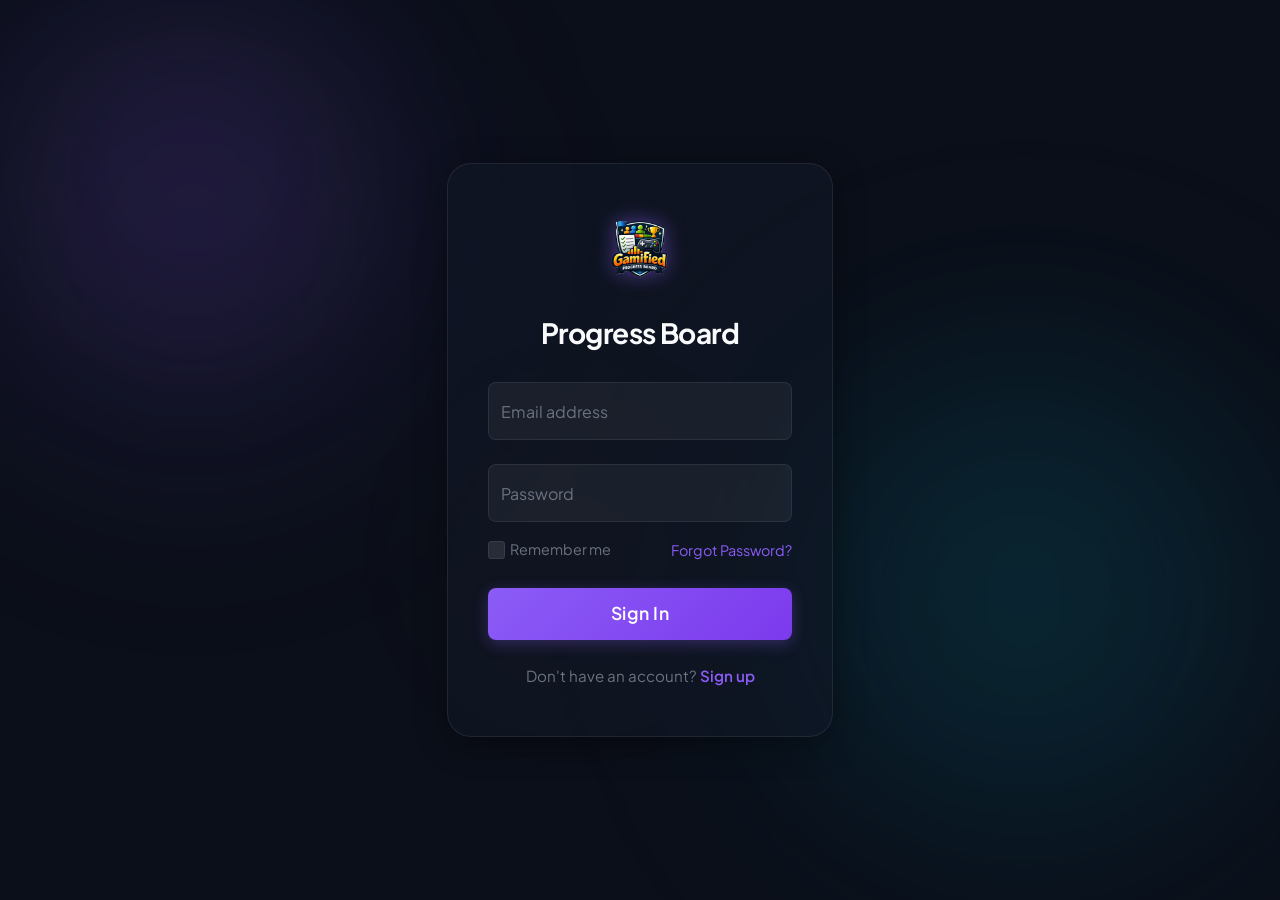
<file: login.html>
<!DOCTYPE html>
<html lang="en">

<head>
    <meta charset="UTF-8">
    <meta name="viewport" content="width=device-width, initial-scale=1.0">
    <title>Login - Progress Board</title>
    <link href="https://cdn.jsdelivr.net/npm/bootstrap@5.3.3/dist/css/bootstrap.min.css" rel="stylesheet">
    <link rel="stylesheet" href="https://cdn.jsdelivr.net/npm/bootstrap-icons@1.11.3/font/bootstrap-icons.min.css">
    <link rel="icon" type="image/png" href="./logo_wobg.png">
    <link rel="stylesheet" href="style.css">
    <style>
        body {
            display: flex;
            align-items: center;
            justify-content: center;
            min-height: 100vh;
            margin: 0;
            background: var(--bg-dark);
            overflow: hidden;
            /* Prevent scrolling if animated background goes out of bounds */
        }

        .login-container {
            width: 100%;
            max-width: 450px;
            padding: 2rem;
            z-index: 2;
            /* Sit above animated background */
        }

        .login-card {
            background: var(--bg-card);
            backdrop-filter: blur(12px);
            -webkit-backdrop-filter: blur(12px);
            border: 1px solid var(--glass-border);
            border-radius: 1.5rem;
            padding: 3rem 2.5rem;
            box-shadow: 0 8px 32px 0 rgba(0, 0, 0, 0.37);
        }

        .login-logo {
            text-align: center;
            margin-bottom: 2rem;
        }

        .login-logo i {
            font-size: 3rem;
            color: var(--color-primary);
        }

        .login-logo h2 {
            margin-top: 1rem;
            font-weight: 700;
            font-size: 1.75rem;
            color: var(--text-primary);
        }

        .form-floating>label {
            color: var(--text-muted);
        }

        .form-floating>.form-control:focus~label,
        .form-floating>.form-control:not(:placeholder-shown)~label {
            color: var(--color-primary);
        }

        .login-options {
            display: flex;
            justify-content: space-between;
            align-items: center;
            margin-bottom: 1.5rem;
            font-size: 0.9rem;
        }

        .login-options .form-check-label {
            color: var(--text-muted);
        }

        .login-options a {
            color: var(--color-primary);
            text-decoration: none;
            transition: color 0.3s ease;
        }

        .login-options a:hover {
            color: var(--color-secondary);
        }

        .btn-login {
            width: 100%;
            padding: 0.8rem;
            font-size: 1.1rem;
            font-weight: 600;
            letter-spacing: 0.5px;
            margin-bottom: 1.5rem;
        }

        .signup-link {
            text-align: center;
            color: var(--text-muted);
            font-size: 0.95rem;
        }

        .signup-link a {
            color: var(--color-primary);
            text-decoration: none;
            font-weight: 600;
            transition: color 0.3s ease;
        }

        .signup-link a:hover {
            color: var(--color-secondary);
        }
    </style>
</head>

<body>
    <!-- Animated background elements (same as hero section) -->
    <div class="bg-shape shape-1"></div>
    <div class="bg-shape shape-2"></div>
    <div class="bg-shape shape-3"></div>

    <div class="login-container fade-in">
        <div class="login-card">
            <div class="login-logo">
                <!-- Logo Image -->
                <img src="./logo_wobg.png" alt="Progress Board Logo"
                    style="width: 80px; height: auto; margin-bottom: 0.5rem; filter: drop-shadow(0 0 10px rgba(139, 92, 246, 0.5));">
                <h2>Progress Board</h2>
            </div>

            <form id="loginForm" onsubmit="event.preventDefault(); handleLogin();">
                <div class="form-floating mb-4">
                    <input type="email" class="form-control glass-input" id="loginEmail" placeholder=" " required>
                    <label for="loginEmail">Email address</label>
                </div>

                <div class="form-floating mb-3">
                    <input type="password" class="form-control glass-input" id="loginPassword" placeholder=" " required>
                    <label for="loginPassword">Password</label>
                </div>

                <div class="login-options">
                    <div class="form-check">
                        <input class="form-check-input" type="checkbox" value="" id="rememberMe">
                        <label class="form-check-label" for="rememberMe">
                            Remember me
                        </label>
                    </div>
                    <a href="#" data-bs-toggle="modal" data-bs-target="#forgotPasswordModal">Forgot Password?</a>
                </div>

                <button id="loginSubmitBtn" type="submit" class="btn btn-primary btn-login">
                    <span id="loginSpinner" class="spinner-border spinner-border-sm d-none me-2" role="status"
                        aria-hidden="true"></span>
                    Sign In
                </button>

                <div class="signup-link">
                    Don't have an account? <a href="signup.html"
                        onclick="sessionStorage.setItem('openSignup', 'true');">Sign up</a>
                </div>
            </form>
        </div>
    </div>

    <!-- Forgot Password Modal -->
    <div class="modal fade" id="forgotPasswordModal" tabindex="-1" aria-labelledby="forgotPasswordModalLabel"
        aria-hidden="true">
        <div class="modal-dialog modal-dialog-centered">
            <div class="modal-content glass-card border-0"
                style="background: var(--bg-dark); backdrop-filter: blur(12px); border: 1px solid var(--glass-border) !important; color: white;">
                <div class="modal-header border-0 pb-0">
                    <h5 class="modal-title" id="forgotPasswordModalLabel"><i class="bi bi-question-circle me-2"
                            style="color: var(--color-primary);"></i>Reset Password</h5>
                    <button type="button" class="btn-close btn-close-white" data-bs-dismiss="modal"
                        aria-label="Close"></button>
                </div>
                <div class="modal-body">
                    <!-- Step 1: Email -->
                    <div id="forgotStep1">
                        <p class="small text-secondary mb-4">Enter your email address and we'll send you an OTP to reset
                            your password.</p>
                        <div class="form-floating mb-3">
                            <input type="email" class="form-control glass-input" id="forgotEmail" placeholder=" "
                                required
                                style="background: rgba(255, 255, 255, 0.05); border: 1px solid var(--glass-border); color: white;">
                            <label for="forgotEmail" style="color: var(--text-muted);">Email address</label>
                        </div>
                        <button type="button" class="btn btn-primary w-100" id="sendOtpBtn" onclick="requestResetOtp()">
                            <span id="otpSpinner" class="spinner-border spinner-border-sm d-none me-2"
                                role="status"></span>
                            Send OTP
                        </button>
                    </div>

                    <!-- Step 2: OTP + New Password -->
                    <div id="forgotStep2" class="d-none">
                        <p class="small text-secondary mb-4">We've sent an OTP to your email. Enter it below along with
                            your new password.</p>
                        <div class="form-floating mb-3">
                            <input type="number" class="form-control glass-input" id="forgotOtp" placeholder=" "
                                required>
                            <label for="forgotOtp" style="color: var(--text-muted);">OTP Code</label>
                        </div>
                        <div class="form-floating mb-3">
                            <input type="password" class="form-control glass-input" id="forgotNewPass" placeholder=" "
                                required>
                            <label for="forgotNewPass" style="color: var(--text-muted);">New Password</label>
                        </div>
                        <div class="form-floating mb-3">
                            <input type="password" class="form-control glass-input" id="forgotConfirmPass"
                                placeholder=" " required>
                            <label for="forgotConfirmPass" style="color: var(--text-muted);">Confirm New
                                Password</label>
                        </div>
                        <button type="button" class="btn btn-primary w-100" id="resetBtn"
                            onclick="handlePasswordReset()">
                            <span id="resetSpinner" class="spinner-border spinner-border-sm d-none me-2"
                                role="status"></span>
                            Reset Password
                        </button>
                        <button type="button" class="btn btn-link btn-sm w-100 mt-2 text-secondary text-decoration-none"
                            onclick="toggleForgotStep(1)">Back</button>
                    </div>
                </div>
            </div>
        </div>
    </div>

    <!-- Alert Container for login errors -->
    <div id="alertContainer" style="position: fixed; top: 20px; right: 20px; z-index: 1050;"></div>

    <script src="https://cdn.jsdelivr.net/npm/bootstrap@5.3.3/dist/js/bootstrap.bundle.min.js"></script>
    <script>
        const BASE_URL = 'https://progress-board-1409-20917d01.koyeb.app';
        //const BASE_URL = 'http://localhost:8081';
        let isLoggingIn = false;

        function showAlert(message, type = 'danger') {
            const alertContainer = document.getElementById('alertContainer');
            const alertId = 'alert-' + Date.now();
            const alertDiv = document.createElement('div');
            alertDiv.id = alertId;
            alertDiv.className = `alert alert-${type} alert-dismissible fade show`;
            alertDiv.role = 'alert';

            // Fix XSS vulnerability: escape message text safely
            const msgSpan = document.createElement('span');
            msgSpan.textContent = message;

            alertDiv.innerHTML = `
                ${msgSpan.outerHTML}
                <button type="button" class="btn-close" data-bs-dismiss="alert" aria-label="Close"></button>
            `;
            alertContainer.appendChild(alertDiv);
            setTimeout(() => {
                const alert = document.getElementById(alertId);
                if (alert) {
                    alert.classList.add('fade-out');
                    setTimeout(() => alert.remove(), 500);
                }
            }, 5000);
        }

        function toggleButtonLoading(buttonId, spinnerID, isLoading) {
            const button = document.getElementById(buttonId);
            const spinner = document.getElementById(spinnerID);
            if (button && spinner) {
                button.disabled = isLoading;
                if (isLoading) spinner.classList.remove('d-none');
                else spinner.classList.add('d-none');
            }
        }

        async function handleLogin() {
            if (isLoggingIn) return;

            const email = document.getElementById('loginEmail').value;
            const password = document.getElementById('loginPassword').value;

            if (!email || !password) {
                showAlert('Please enter both email and password.');
                return;
            }

            isLoggingIn = true;
            toggleButtonLoading('loginSubmitBtn', 'loginSpinner', true);

            try {
                const res = await fetch(`${BASE_URL}/Auth/validate?email=${encodeURIComponent(email)}&inPass=${encodeURIComponent(password)}`);
                const result = await res.text();

                if (res.ok && result === 'true') {
                    const userIdRes = await fetch(`${BASE_URL}/Auth/obId?email=${encodeURIComponent(email)}&inPass=${encodeURIComponent(password)}`);

                    if (userIdRes.ok) {
                        const userId = await userIdRes.text();
                        localStorage.setItem('userId', userId.toString());
                        // Check remember me (not implemented with cookies yet, just a placeholder UI feature)
                        window.location.href = 'dashboard.html';
                    } else {
                        showAlert('Failed to retrieve user data.');
                    }
                } else {
                    showAlert('Invalid email or password.');
                }
            } catch (error) {
                console.error('Login error:', error);
                showAlert('Network error occurred. Please check your connection.');
            } finally {
                isLoggingIn = false;
                toggleButtonLoading('loginSubmitBtn', 'loginSpinner', false);
            }
        }

        function toggleForgotStep(step) {
            document.getElementById('forgotStep1').classList.add('d-none');
            document.getElementById('forgotStep2').classList.add('d-none');
            document.getElementById(`forgotStep${step}`).classList.remove('d-none');
        }

        async function requestResetOtp() {
            const email = document.getElementById('forgotEmail').value;
            if (!email) { showAlert('Please enter your email address.', 'warning'); return; }

            toggleButtonLoading('sendOtpBtn', 'otpSpinner', true);

            try {
                const res = await fetch(`${BASE_URL}/Auth/Send-Otp-Mail?to=${encodeURIComponent(email)}`, {
                    method: 'POST'
                });
                if (res.ok) {
                    showAlert('OTP sent to your email!', 'success');
                    toggleForgotStep(2);
                } else {
                    showAlert('Failed to send OTP. Please check your email.', 'danger');
                }
            } catch (err) {
                console.error(err);
                showAlert('Network error occurred.', 'danger');
            } finally {
                toggleButtonLoading('sendOtpBtn', 'otpSpinner', false);
            }
        }

        async function handlePasswordReset() {
            const email = document.getElementById('forgotEmail').value;
            const otp = document.getElementById('forgotOtp').value;
            const newPass = document.getElementById('forgotNewPass').value;
            const confirmPass = document.getElementById('forgotConfirmPass').value;

            if (!otp || !newPass || !confirmPass) { showAlert('Please fill all fields.', 'warning'); return; }
            if (newPass !== confirmPass) { showAlert('Passwords do not match.', 'warning'); return; }

            toggleButtonLoading('resetBtn', 'resetSpinner', true);

            try {
                const res = await fetch(`${BASE_URL}/Auth/reset-password?email=${encodeURIComponent(email)}&otp=${otp}&newPass=${encodeURIComponent(newPass)}`, {
                    method: 'POST'
                });
                if (res.ok) {
                    const result = await res.text();
                    if (result === 'true') {
                        showAlert('Password reset successfully! You can now log in.', 'success');
                        const modal = bootstrap.Modal.getInstance(document.getElementById('forgotPasswordModal'));
                        modal.hide();
                    } else {
                        showAlert('Invalid OTP or email. Please try again.', 'danger');
                    }
                } else {
                    showAlert('Failed to reset password.', 'danger');
                }
            } catch (err) {
                console.error(err);
                showAlert('Network error occurred.', 'danger');
            } finally {
                toggleButtonLoading('resetBtn', 'resetSpinner', false);
            }
        }

        // Check if user is already logged in
        if (localStorage.getItem('userId')) {
            window.location.href = 'dashboard.html';
        }
    </script>
</body>

</html>
</file>
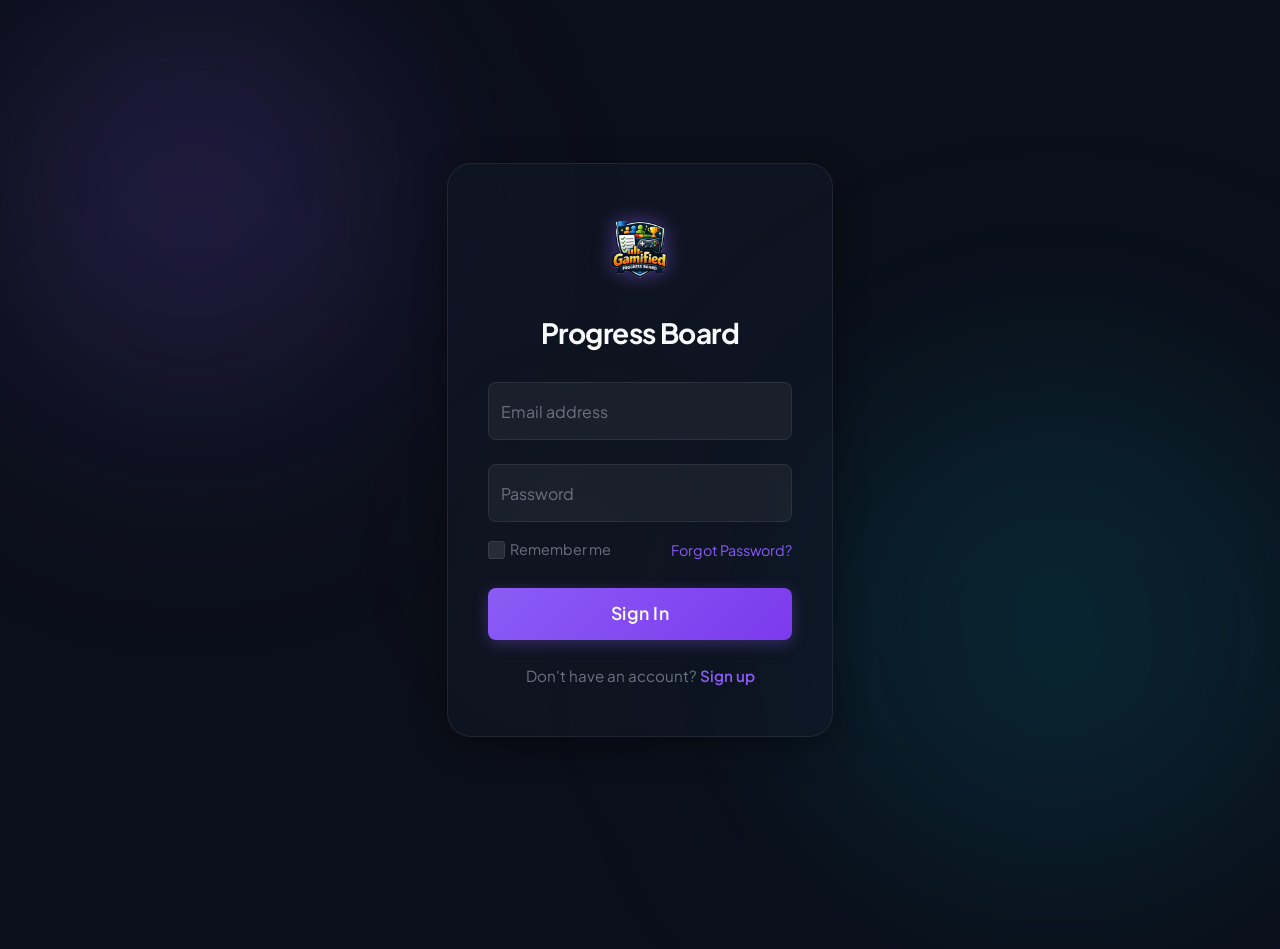
<file: profile.html>
<!DOCTYPE html>
<html lang="en">

<head>
    <meta charset="UTF-8">
    <meta name="viewport" content="width=device-width, initial-scale=1.0">
    <title>My Profile - Progress Board</title>
    <link href="https://cdn.jsdelivr.net/npm/bootstrap@5.3.3/dist/css/bootstrap.min.css" rel="stylesheet">
    <link rel="stylesheet" href="https://cdn.jsdelivr.net/npm/bootstrap-icons@1.11.3/font/bootstrap-icons.min.css">
    <link rel="stylesheet" href="https://cdnjs.cloudflare.com/ajax/libs/font-awesome/6.5.1/css/all.min.css">
    <link rel="icon" type="image/png" href="logo_wobg.png">
    <link rel="stylesheet" href="style.css">
    <style>
        /* ── Profile-specific styles ── */
        .profile-hero {
            position: relative;
            padding: 3rem 0 2rem;
            text-align: center;
        }

        .avatar-wrapper {
            position: relative;
            display: inline-block;
            margin-bottom: 1.25rem;
        }

        .avatar-circle {
            width: 110px;
            height: 110px;
            border-radius: 50%;
            background: linear-gradient(135deg, var(--color-primary), var(--color-secondary));
            display: flex;
            align-items: center;
            justify-content: center;
            font-size: 2.8rem;
            font-weight: 700;
            color: #fff;
            margin: 0 auto;
            box-shadow: 0 0 0 4px rgba(139, 92, 246, 0.3), 0 8px 32px rgba(0, 0, 0, 0.4);
            letter-spacing: 1px;
            text-transform: uppercase;
        }

        .avatar-badge {
            position: absolute;
            bottom: 4px;
            right: 4px;
            width: 28px;
            height: 28px;
            border-radius: 50%;
            background: #10b981;
            border: 3px solid var(--bg-dark);
            display: flex;
            align-items: center;
            justify-content: center;
        }

        .avatar-badge i {
            font-size: 0.75rem;
            color: #fff;
        }

        .profile-name {
            font-size: 1.9rem;
            font-weight: 700;
            color: var(--text-primary);
            margin-bottom: 0.25rem;
        }

        .profile-email {
            color: var(--text-muted);
            font-size: 0.95rem;
            margin-bottom: 1rem;
        }

        .profile-meta span {
            display: inline-flex;
            align-items: center;
            gap: 0.3rem;
            font-size: 0.82rem;
            color: var(--text-muted);
            background: rgba(139, 92, 246, 0.10);
            border: 1px solid rgba(139, 92, 246, 0.25);
            border-radius: 20px;
            padding: 0.25rem 0.75rem;
            margin: 0.2rem;
        }

        /* ── Glass info card ── */
        .info-card {
            background: var(--bg-card);
            backdrop-filter: blur(14px);
            -webkit-backdrop-filter: blur(14px);
            border: 1px solid var(--glass-border);
            border-radius: 1.2rem;
            padding: 1.75rem 2rem;
            margin-bottom: 1.5rem;
            transition: transform 0.25s ease, box-shadow 0.25s ease;
        }

        .info-card:hover {
            transform: translateY(-3px);
            box-shadow: 0 12px 40px rgba(139, 92, 246, 0.18);
        }

        .info-card-title {
            font-size: 0.78rem;
            font-weight: 700;
            letter-spacing: 1.2px;
            text-transform: uppercase;
            color: var(--color-primary);
            margin-bottom: 1.15rem;
            display: flex;
            align-items: center;
            gap: 0.5rem;
        }

        /* ── Edit-in-place field ── */
        .profile-field {
            display: flex;
            align-items: center;
            justify-content: space-between;
            padding: 0.7rem 0;
            border-bottom: 1px solid rgba(255, 255, 255, 0.07);
            gap: 1rem;
        }

        .profile-field:last-child {
            border-bottom: none;
        }

        .field-label {
            font-size: 0.8rem;
            color: var(--text-muted);
            min-width: 90px;
        }

        .field-value {
            flex: 1;
            color: var(--text-primary);
            font-size: 0.95rem;
            word-break: break-all;
        }

        .field-input {
            flex: 1;
            background: rgba(255, 255, 255, 0.08);
            border: 1px solid rgba(139, 92, 246, 0.4);
            border-radius: 0.5rem;
            color: var(--text-primary);
            padding: 0.35rem 0.75rem;
            font-size: 0.95rem;
            outline: none;
            display: none;
        }

        .field-input:focus {
            border-color: var(--color-primary);
            box-shadow: 0 0 0 2px rgba(139, 92, 246, 0.25);
        }

        .field-actions {
            display: flex;
            gap: 0.4rem;
        }

        .btn-icon {
            background: none;
            border: none;
            cursor: pointer;
            padding: 0.25rem 0.4rem;
            border-radius: 0.4rem;
            transition: background 0.2s;
        }

        .btn-icon:hover {
            background: rgba(139, 92, 246, 0.2);
        }

        .btn-icon i {
            font-size: 0.95rem;
            color: var(--text-muted);
        }

        .btn-icon.save-btn i {
            color: #10b981;
        }

        .btn-icon.cancel-btn i {
            color: #ef4444;
        }

        /* ── Stat cards ── */
        .stat-grid {
            display: grid;
            grid-template-columns: repeat(auto-fit, minmax(130px, 1fr));
            gap: 1rem;
        }

        .stat-box {
            background: var(--bg-card);
            backdrop-filter: blur(10px);
            -webkit-backdrop-filter: blur(10px);
            border: 1px solid var(--glass-border);
            border-radius: 1rem;
            padding: 1.4rem 1rem;
            text-align: center;
            transition: transform 0.25s ease, box-shadow 0.25s ease;
        }

        .stat-box:hover {
            transform: translateY(-4px);
            box-shadow: 0 10px 30px rgba(139, 92, 246, 0.2);
        }

        .stat-box .stat-icon {
            font-size: 1.6rem;
            margin-bottom: 0.5rem;
        }

        .stat-box .stat-num {
            font-size: 1.7rem;
            font-weight: 700;
            color: var(--text-primary);
            display: block;
        }

        .stat-box .stat-lbl {
            font-size: 0.78rem;
            color: var(--text-muted);
        }

        /* ── Danger zone ── */
        .danger-zone {
            border-color: rgba(239, 68, 68, 0.35) !important;
        }

        .danger-zone .info-card-title {
            color: #ef4444;
        }

        /* ── Skeleton loader ── */
        .skeleton {
            background: linear-gradient(90deg, rgba(255, 255, 255, 0.06) 25%, rgba(255, 255, 255, 0.12) 50%, rgba(255, 255, 255, 0.06) 75%);
            background-size: 200% 100%;
            animation: shimmer 1.6s infinite;
            border-radius: 6px;
        }

        @keyframes shimmer {
            0% {
                background-position: 200% 0;
            }

            100% {
                background-position: -200% 0;
            }
        }

        /* ── Toast notification ── */
        .toast-bar {
            position: fixed;
            bottom: 1.5rem;
            left: 50%;
            transform: translateX(-50%) translateY(120%);
            background: rgba(16, 185, 129, 0.9);
            color: #fff;
            padding: 0.65rem 1.5rem;
            border-radius: 50px;
            font-size: 0.9rem;
            display: flex;
            align-items: center;
            gap: 0.5rem;
            z-index: 9999;
            transition: transform 0.35s cubic-bezier(0.34, 1.56, 0.64, 1);
            white-space: nowrap;
            box-shadow: 0 4px 20px rgba(0, 0, 0, 0.35);
        }

        .toast-bar.show {
            transform: translateX(-50%) translateY(0);
        }

        .toast-bar.error {
            background: rgba(239, 68, 68, 0.9);
        }
    </style>
</head>

<body>
    <!-- Ambient background shapes -->
    <div class="bg-shape shape-1"></div>
    <div class="bg-shape shape-2"></div>
    <div class="bg-shape shape-3"></div>

    <!-- Navbar -->
    <nav class="navbar navbar-expand-lg" id="ftco-navbar">
        <div class="container">
            <a class="navbar-brand" href="index.html">
                <img src="logo_wobg.png" alt="Progress Board Logo" style="height: 36px; vertical-align: middle;">
                Progress Board
            </a>
            <div class="ms-auto d-flex align-items-center gap-2">
                <a href="dashboard.html" class="btn btn-outline-light btn-sm">
                    <i class="bi bi-grid me-1"></i>Dashboard
                </a>
                <button class="btn btn-outline-light btn-sm" onclick="handleLogout()">
                    <i class="bi bi-box-arrow-right me-1"></i>Logout
                </button>
            </div>
        </div>
    </nav>

    <!-- Alert container -->
    <div id="alertContainer" style="position:fixed;top:70px;right:20px;z-index:1050;min-width:280px;"></div>

    <!-- Toast bar -->
    <div class="toast-bar" id="toastBar"></div>

    <div class="container py-4 fade-in" style="max-width:860px;">

        <!-- ── Profile Hero ── -->
        <div class="profile-hero">
            <div class="avatar-wrapper">
                <div class="avatar-circle" id="avatarCircle">
                    <span id="avatarInitials" class="skeleton"
                        style="width:60px;height:40px;display:inline-block;border-radius:8px;"></span>
                </div>
                <div class="avatar-badge"><i class="bi bi-check-lg"></i></div>
            </div>

            <div id="profileNameDisplay" class="profile-name skeleton"
                style="width:200px;height:32px;margin:0 auto 0.3rem;"></div>
            <div id="profileEmailDisplay" class="profile-email skeleton"
                style="width:240px;height:20px;margin:0 auto 1rem;"></div>

            <div class="profile-meta" id="profileMeta">
                <span class="skeleton" style="width:110px;height:24px;"></span>
                <span class="skeleton" style="width:90px;height:24px;"></span>
            </div>
        </div>

        <!-- ── Stats ── -->
        <div class="stat-grid mb-4" id="statsGrid">
            <div class="stat-box">
                <div class="stat-icon" style="color:#a78bfa;">🏆</div>
                <span class="stat-num" id="statGroups">—</span>
                <span class="stat-lbl">Groups Joined</span>
            </div>
            <div class="stat-box">
                <div class="stat-icon" style="color:#34d399;">✅</div>
                <span class="stat-num" id="statTasks">—</span>
                <span class="stat-lbl">Tasks Completed</span>
            </div>
            <div class="stat-box">
                <div class="stat-icon" style="color:#60a5fa;">📋</div>
                <span class="stat-num" id="statPending">—</span>
                <span class="stat-lbl">Tasks Pending</span>
            </div>
            <div class="stat-box">
                <div class="stat-icon" style="color:#f59e0b;">⚡</div>
                <span class="stat-num" id="statStreak">—</span>
                <span class="stat-lbl">Day Streak</span>
            </div>
            <div class="stat-box">
                <div class="stat-icon" style="color:#8b5cf6;">✨</div>
                <span class="stat-num" id="statXP">—</span>
                <span class="stat-lbl">Total XP</span>
            </div>
            <div class="stat-box">
                <div class="stat-icon" style="color:#06b6d4;">🎖️</div>
                <span class="stat-num" id="statLevel">—</span>
                <span class="stat-lbl">User Level</span>
            </div>
        </div>

        <!-- ── Personal Information ── -->
        <div class="info-card">
            <div class="info-card-title"><i class="bi bi-person-lines-fill"></i> Personal Information</div>

            <!-- Name -->
            <div class="profile-field" id="fieldName">
                <span class="field-label">Name</span>
                <span class="field-value skeleton" id="valName"
                    style="width:140px;height:18px;display:inline-block;border-radius:5px;"></span>
                <input class="field-input" id="inputName" type="text" placeholder="Your name">
                <div class="field-actions">
                    <button class="btn-icon edit-btn" onclick="enableEdit('Name')" title="Edit">
                        <i class="bi bi-pencil"></i>
                    </button>
                    <button class="btn-icon save-btn d-none" id="saveName" onclick="saveField('Name')" title="Save">
                        <i class="bi bi-check-lg"></i>
                    </button>
                    <button class="btn-icon cancel-btn d-none" id="cancelName" onclick="cancelEdit('Name')"
                        title="Cancel">
                        <i class="bi bi-x-lg"></i>
                    </button>
                </div>
            </div>

            <!-- Email (read-only) -->
            <div class="profile-field">
                <span class="field-label">Email</span>
                <span class="field-value skeleton" id="valEmail"
                    style="width:200px;height:18px;display:inline-block;border-radius:5px;"></span>
                <div class="field-actions">
                    <button class="btn-icon" title="Email cannot be changed" style="cursor:default;">
                        <i class="bi bi-lock" style="color:rgba(255,255,255,0.2);"></i>
                    </button>
                </div>
            </div>

            <div class="profile-field">
                <span class="field-label">Member since</span>
                <span class="field-value" id="valSince">—</span>
            </div>
        </div>

        <!-- ── Badges ── -->
        <div class="info-card">
            <div class="info-card-title"><i class="fa-solid fa-award"></i> Achievement Badges</div>
            <div id="badgesContainer" class="d-flex flex-wrap gap-3 mt-2">
                <div class="text-muted small">No badges earned yet. Complete tasks to unlock!</div>
            </div>
        </div>

        <!-- ── Account ── -->
        <div class="info-card" id="accountSection">
            <div class="info-card-title"><i class="bi bi-shield-lock-fill"></i> Account</div>

            <div class="profile-field">
                <span class="field-label">User ID</span>
                <span class="field-value text-muted" id="valUserId"
                    style="font-family:monospace;font-size:0.82rem;">—</span>
                <div class="field-actions">
                    <button class="btn-icon" onclick="copyUserId()" title="Copy User ID">
                        <i class="bi bi-clipboard" id="copyIcon"></i>
                    </button>
                </div>
            </div>

            <div class="profile-field">
                <span class="field-label">Password</span>
                <span class="field-value">••••••••••</span>
                <div class="field-actions">
                    <button class="btn-icon" title="Change password" data-bs-toggle="modal"
                        data-bs-target="#passwordModal">
                        <i class="bi bi-pencil"></i>
                    </button>
                </div>
            </div>
        </div>

        <!-- ── Danger Zone ── -->
        <div class="info-card danger-zone">
            <div class="info-card-title"><i class="bi bi-exclamation-triangle-fill"></i> Danger Zone</div>
            <div class="d-flex justify-content-between align-items-center flex-wrap gap-3">
                <div>
                    <p class="mb-0" style="color:var(--text-primary);font-size:0.9rem;font-weight:600;">Delete Account
                    </p>
                    <p class="mb-0" style="color:var(--text-muted);font-size:0.8rem;">Permanently remove your account
                        and all associated data. This cannot be undone.</p>
                </div>
                <button class="btn btn-sm"
                    style="background:rgba(239,68,68,0.15);border:1px solid rgba(239,68,68,0.4);color:#ef4444;border-radius:0.6rem;padding:0.4rem 1rem;"
                    onclick="confirmDeleteAccount()">
                    <i class="bi bi-trash3 me-1"></i>Delete Account
                </button>
            </div>
        </div>

    </div>

    <!-- Change Password Modal -->
    <div class="modal fade" id="passwordModal" tabindex="-1" aria-labelledby="passwordModalLabel" aria-hidden="true">
        <div class="modal-dialog modal-dialog-centered">
            <div class="modal-content glass-card border-0"
                style="background: var(--bg-card); backdrop-filter: blur(12px); border: 1px solid var(--glass-border) !important; color: white;">
                <div class="modal-header border-0 pb-0">
                    <h5 class="modal-title" id="passwordModalLabel"><i class="bi bi-shield-lock me-2"
                            style="color: var(--color-primary);"></i>Change Password</h5>
                    <button type="button" class="btn-close btn-close-white" data-bs-dismiss="modal"
                        aria-label="Close"></button>
                </div>
                <div class="modal-body">
                    <form id="passwordForm">
                        <div class="mb-3">
                            <label for="oldPass" class="form-label small text-muted">Current Password</label>
                            <input type="password" class="form-control glass-input" id="oldPass" required
                                placeholder="Enter current password">
                        </div>
                        <div class="mb-3">
                            <label for="newPass" class="form-label small text-muted">New Password</label>
                            <input type="password" class="form-control glass-input" id="newPass" required
                                placeholder="Enter new password">
                        </div>
                        <div class="mb-3">
                            <label for="confirmPass" class="form-label small text-muted">Confirm New Password</label>
                            <input type="password" class="form-control glass-input" id="confirmPass" required
                                placeholder="Repeat new password">
                        </div>
                    </form>
                </div>
                <div class="modal-footer border-0 pt-0">
                    <button type="button" class="btn btn-outline-light btn-sm" data-bs-dismiss="modal">Cancel</button>
                    <button type="button" class="btn btn-primary btn-sm px-4" id="savePasswordBtn"
                        onclick="handlePasswordChange()">Update Password</button>
                </div>
            </div>
        </div>
    </div>

    <footer class="app-footer">
        <div class="container text-center">
            <p class="mb-0 text-muted">© 2025 Progress Board. All rights reserved.</p>
        </div>
    </footer>

    <script src="https://cdn.jsdelivr.net/npm/bootstrap@5.3.3/dist/js/bootstrap.bundle.min.js"></script>
    <script>
        const BASE_URL = 'https://progress-board-1409-20917d01.koyeb.app';
        //const BASE_URL = 'http://localhost:8081';

        // ── State ──────────────────────────────────────────────
        let profileData = {
            userId: null,
            name: '',
            email: '',
        };

        const urlParams = new URLSearchParams(window.location.search);
        const targetUserId = urlParams.get('id') || localStorage.getItem('userId');
        const loggedInUserId = localStorage.getItem('userId');
        const isOwnProfile = targetUserId === loggedInUserId;

        // ── Helpers ────────────────────────────────────────────
        function showToast(msg, isError = false) {
            const toast = document.getElementById('toastBar');
            toast.innerHTML = `<i class="bi ${isError ? 'bi-info-circle' : 'bi-check-circle'}"></i> ${msg}`;
            toast.className = `toast-bar${isError ? ' error' : ''} show`;
            setTimeout(() => toast.classList.remove('show'), 3000);
        }

        function removeSkeleton(el) {
            el.classList.remove('skeleton');
            el.style.width = '';
            el.style.height = '';
        }

        function getInitials(name) {
            if (!name) return '?';
            const parts = name.trim().split(/\s+/);
            return parts.length === 1
                ? parts[0].slice(0, 2)
                : parts[0][0] + parts[parts.length - 1][0];
        }

        function formatDate(ms) {
            if (!ms) return '—';
            return new Date(ms).toLocaleDateString('en-IN', { year: 'numeric', month: 'long', day: 'numeric' });
        }

        function maskEmail(email) {
            if (!email || email === 'Email not found') return '—';
            const parts = email.split('@');
            if (parts.length !== 2) return '—';
            const [name, domain] = parts;
            return name.charAt(0) + '****' + name.slice(-1) + '@' + domain;
        }

        // ── Populate UI ────────────────────────────────────────
        function renderProfile(name, email, userId) {
            profileData = { userId, name, email };

            // Update Page Title
            document.title = isOwnProfile ? 'My Profile - Progress Board' : `${name}'s Profile - Progress Board`;

            // Avatar
            const initials = getInitials(name);
            const avatarEl = document.getElementById('avatarCircle');
            avatarEl.innerHTML = initials;
            avatarEl.style.fontSize = initials.length === 1 ? '3rem' : '2.2rem';

            // Hero text
            const nameEl = document.getElementById('profileNameDisplay');
            nameEl.textContent = name || 'Unknown User';
            removeSkeleton(nameEl);

            const emailEl = document.getElementById('profileEmailDisplay');
            emailEl.textContent = isOwnProfile ? (email || '—') : maskEmail(email);
            removeSkeleton(emailEl);

            // Meta badges
            document.getElementById('profileMeta').innerHTML = `
                <span><i class="bi bi-person-badge"></i>${userId ? userId.slice(-8) : '—'}</span>
                <span><i class="bi bi-shield-check text-success"></i>Active</span>
            `;

            // Fields
            const valName = document.getElementById('valName');
            valName.textContent = name || '—';
            removeSkeleton(valName);
            document.getElementById('inputName').value = name || '';

            const valEmail = document.getElementById('valEmail');
            valEmail.textContent = isOwnProfile ? (email || '—') : maskEmail(email);
            removeSkeleton(valEmail);

            document.getElementById('valUserId').textContent = userId || '—';

            // Member since (extract from MongoDB ObjectId timestamp if possible)
            const since = document.getElementById('valSince');
            if (userId && userId.length >= 8) {
                try {
                    const ts = parseInt(userId.substring(0, 8), 16) * 1000;
                    since.textContent = formatDate(ts);
                } catch { since.textContent = '—'; }
            }

            // Hide UI elements if not own profile
            if (!isOwnProfile) {
                document.querySelectorAll('.edit-btn, .save-btn, .cancel-btn, .danger-zone').forEach(el => {
                    el.style.display = 'none';
                });

                // Hide the entire account section for other users
                const accountSection = document.getElementById('accountSection');
                if (accountSection) accountSection.style.display = 'none';

                // Also hide the person icon/lock in address field if needed
                const nameActions = document.querySelector('#fieldName .field-actions');
                if (nameActions) nameActions.style.display = 'none';
            }
        }

        // ── Fetch profile data ─────────────────────────────────
        async function loadProfile() {
            if (!targetUserId) {
                window.location.href = 'login.html';
                return;
            }

            document.getElementById('valUserId').textContent = targetUserId;

            try {
                // Fetch name
                const nameRes = await fetch(`${BASE_URL}/user/get-userid/${targetUserId}`);
                const name = await nameRes.text();

                // Fetch email
                let email = '';
                try {
                    const emailRes = await fetch(`${BASE_URL}/user/get-email/${targetUserId}`);
                    if (emailRes.ok) {
                        email = await emailRes.text();
                    }
                } catch (err) { console.error('Email fetch failed:', err); }

                renderProfile(name, email, targetUserId);

                if (isOwnProfile) {
                    localStorage.setItem('userName', name);
                    if (email) localStorage.setItem('userEmail', email);
                }

            } catch (err) {
                console.error('Failed to load profile:', err);
                showToast('Failed to load profile data.', true);
            }
        }

        // ── Fetch stats ────────────────────────────────────────
        async function loadStats() {
            if (!targetUserId) return;

            try {
                const res = await fetch(`${BASE_URL}/user/get-stats/${targetUserId}`);
                if (res.ok) {
                    const stats = await res.json();
                    document.getElementById('statGroups').textContent = stats.groupsJoined || '0';
                    document.getElementById('statTasks').textContent = stats.tasksCompleted || '0';
                    document.getElementById('statPending').textContent = stats.tasksPending || '0';
                    document.getElementById('statStreak').textContent = stats.streak || '0';
                    document.getElementById('statXP').textContent = stats.xp || '0';
                    document.getElementById('statLevel').textContent = stats.level || '1';

                    renderBadges(stats.badges || []);
                }
            } catch (err) {
                console.error('Failed to load stats:', err);
            }
        }

        function renderBadges(badges) {
            const container = document.getElementById('badgesContainer');
            if (!badges || badges.length === 0) return;

            container.innerHTML = '';
            badges.forEach(badge => {
                const badgeEl = document.createElement('div');
                badgeEl.className = 'badge-item text-center';
                badgeEl.style.width = '80px';

                let iconClass = 'fa-solid fa-shield-halved';
                let color = '#8B5CF6';

                if (badge === 'First Step') iconClass = 'fa-solid fa-shoe-prints';
                if (badge === 'Task Master') iconClass = 'fa-solid fa-crown';
                if (badge === '7-Day Streak') { iconClass = 'fa-solid fa-fire-flame-curved'; color = '#F59E0B'; }

                badgeEl.innerHTML = `
                    <div style="font-size: 2rem; color: ${color}; margin-bottom: 0.5rem;">
                        <i class="${iconClass}"></i>
                    </div>
                    <div class="small" style="font-size: 0.7rem; color: var(--text-secondary);">${badge}</div>
                `;
                container.appendChild(badgeEl);
            });
        }

        // ── Edit-in-place ──────────────────────────────────────
        function enableEdit(fieldKey) {
            if (!isOwnProfile) return;
            const val = document.getElementById(`val${fieldKey}`);
            const input = document.getElementById(`input${fieldKey}`);
            const saveBtn = document.getElementById(`save${fieldKey}`);
            const cancelBtn = document.getElementById(`cancel${fieldKey}`);
            const editBtn = val.parentElement ? document.querySelector(`#field${fieldKey} .edit-btn`) : null;

            val.style.display = 'none';
            input.style.display = 'block';
            input.focus();
            saveBtn.classList.remove('d-none');
            cancelBtn.classList.remove('d-none');
            if (editBtn) editBtn.classList.add('d-none');
        }

        function cancelEdit(fieldKey) {
            const val = document.getElementById(`val${fieldKey}`);
            const input = document.getElementById(`input${fieldKey}`);
            const saveBtn = document.getElementById(`save${fieldKey}`);
            const cancelBtn = document.getElementById(`cancel${fieldKey}`);

            input.value = val.textContent === '—' ? '' : val.textContent;
            val.style.display = '';
            input.style.display = 'none';
            saveBtn.classList.add('d-none');
            cancelBtn.classList.add('d-none');

            const editBtn = document.querySelector(`#field${fieldKey} .edit-btn`);
            if (editBtn) editBtn.classList.remove('d-none');
        }

        async function saveField(fieldKey) {
            if (!isOwnProfile) return;
            const val = document.getElementById(`val${fieldKey}`);
            const input = document.getElementById(`input${fieldKey}`);
            const newValue = input.value.trim();

            if (!newValue) { showToast('Value cannot be empty.', true); return; }

            if (fieldKey === 'Name') {
                try {
                    const res = await fetch(`${BASE_URL}/user/update-name/${loggedInUserId}?name=${encodeURIComponent(newValue)}`, {
                        method: 'PUT'
                    });

                    if (res.ok) {
                        val.textContent = newValue;
                        localStorage.setItem('userName', newValue);
                        // Update avatar + hero name
                        document.getElementById('profileNameDisplay').textContent = newValue;
                        const initialEl = document.getElementById('avatarCircle');
                        initialEl.textContent = getInitials(newValue);
                        showToast('Name updated successfully!');
                    } else {
                        showToast('Failed to update name on server.', true);
                    }
                } catch (err) {
                    console.error('Update failed:', err);
                    showToast('Network error while updating name.', true);
                }
            }

            cancelEdit(fieldKey);
        }

        // ── Copy user ID ───────────────────────────────────────
        function copyUserId() {
            const uid = document.getElementById('valUserId').textContent;
            navigator.clipboard.writeText(uid).then(() => {
                document.getElementById('copyIcon').className = 'bi bi-check-lg';
                setTimeout(() => document.getElementById('copyIcon').className = 'bi bi-clipboard', 2000);
                showToast('User ID copied!');
            });
        }

        // ── Logout ─────────────────────────────────────────────
        function handleLogout() {
            localStorage.clear();
            window.location.href = 'index.html';
        }

        // ── Delete account ─────────────────────────────────────
        async function confirmDeleteAccount() {
            if (!isOwnProfile) return;
            if (confirm('⚠️ Are you sure you want to delete your account? This action is permanent and cannot be undone.')) {
                try {
                    const res = await fetch(`${BASE_URL}/user/id/${loggedInUserId}`, {
                        method: 'DELETE'
                    });
                    if (res.ok) {
                        showToast('Account deleted successfully. Redirecting...');
                        setTimeout(() => {
                            localStorage.clear();
                            window.location.href = 'index.html';
                        }, 2000);
                    } else {
                        showToast('Failed to delete account.', true);
                    }
                } catch (err) {
                    showToast('Error deleting account.', true);
                }
            }
        }

        async function handlePasswordChange() {
            const oldPass = document.getElementById('oldPass').value;
            const newPass = document.getElementById('newPass').value;
            const confirmPass = document.getElementById('confirmPass').value;

            if (!oldPass || !newPass || !confirmPass) {
                showToast('Please fill all password fields.', true);
                return;
            }

            if (newPass !== confirmPass) {
                showToast('New passwords do not match.', true);
                return;
            }

            const btn = document.getElementById('savePasswordBtn');
            const originalText = btn.textContent;
            btn.disabled = true;
            btn.textContent = 'Updating...';

            try {
                const res = await fetch(`${BASE_URL}/user/change-password/${loggedInUserId}?oldPass=${encodeURIComponent(oldPass)}&newPass=${encodeURIComponent(newPass)}`, {
                    method: 'PUT'
                });

                if (res.ok) {
                    showToast('Password updated successfully!');
                    const modal = bootstrap.Modal.getInstance(document.getElementById('passwordModal'));
                    modal.hide();
                    document.getElementById('passwordForm').reset();
                } else if (res.status === 401) {
                    showToast('Incorrect current password.', true);
                } else {
                    showToast('Failed to update password.', true);
                }
            } catch (err) {
                console.error('Password change failed:', err);
                showToast('Network error occurred.', true);
            } finally {
                btn.disabled = false;
                btn.textContent = originalText;
            }
        }

        // ── Init ───────────────────────────────────────────────
        window.onload = async function () {
            if (!loggedInUserId && !urlParams.get('id')) {
                window.location.href = 'login.html';
                return;
            }
            await loadProfile();
            await loadStats();
        };
    </script>
</body>

</html>
</file>
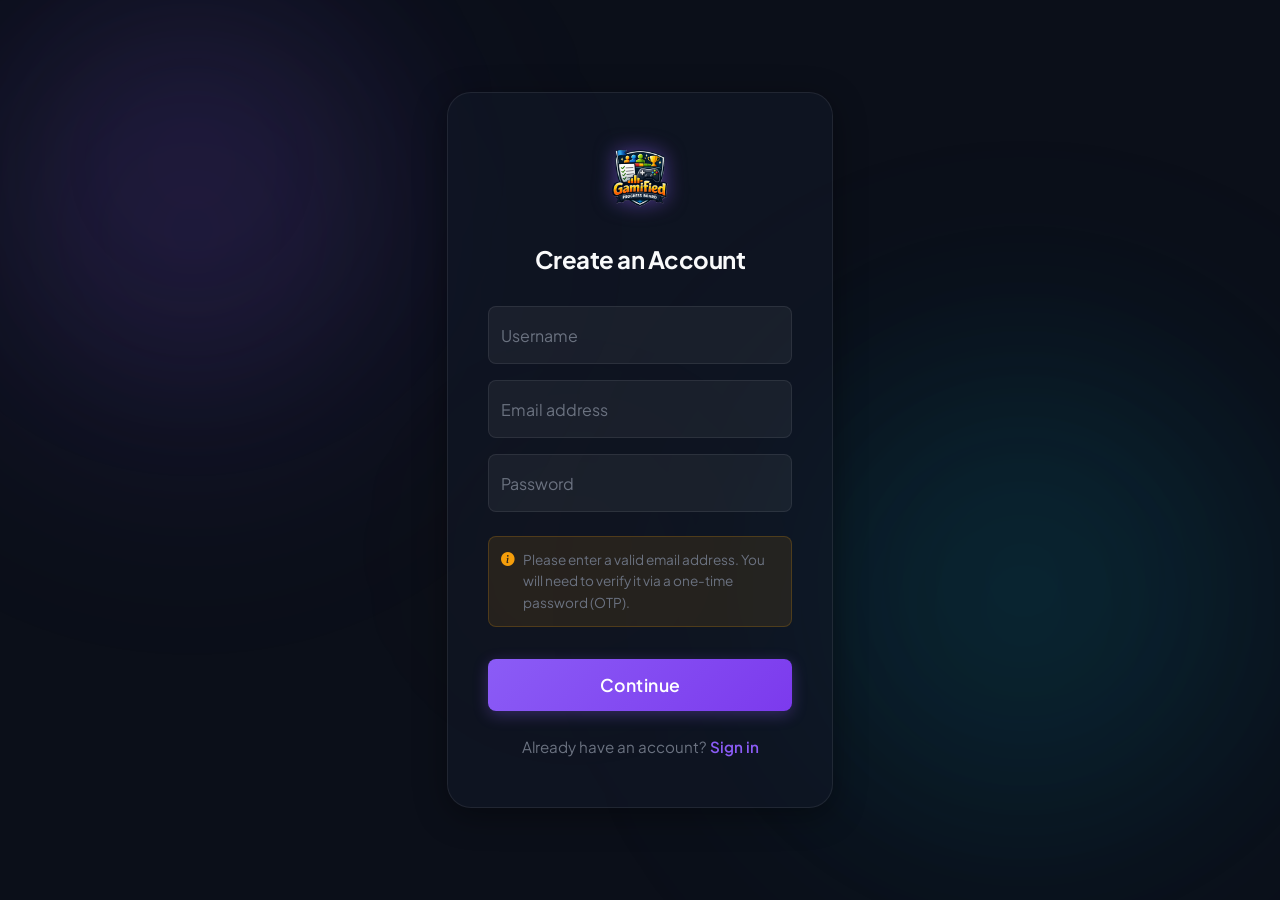
<file: signup.html>
<!DOCTYPE html>
<html lang="en">

<head>
    <meta charset="UTF-8">
    <meta name="viewport" content="width=device-width, initial-scale=1.0">
    <title>Sign Up - Progress Board</title>
    <link href="https://cdn.jsdelivr.net/npm/bootstrap@5.3.3/dist/css/bootstrap.min.css" rel="stylesheet">
    <link rel="stylesheet" href="https://cdn.jsdelivr.net/npm/bootstrap-icons@1.11.3/font/bootstrap-icons.min.css">
    <link rel="icon" type="image/png" href="./logo_wobg.png">
    <link rel="stylesheet" href="style.css">
    <style>
        body {
            display: flex;
            align-items: center;
            justify-content: center;
            min-height: 100vh;
            margin: 0;
            background: var(--bg-dark);
            overflow: hidden;
        }

        .signup-container {
            width: 100%;
            max-width: 450px;
            padding: 2rem;
            z-index: 2;
        }

        .signup-card {
            background: var(--bg-card);
            backdrop-filter: blur(12px);
            -webkit-backdrop-filter: blur(12px);
            border: 1px solid var(--glass-border);
            border-radius: 1.5rem;
            padding: 3rem 2.5rem;
            box-shadow: 0 8px 32px 0 rgba(0, 0, 0, 0.37);
        }

        .signup-logo {
            text-align: center;
            margin-bottom: 2rem;
        }

        .signup-logo i {
            font-size: 3rem;
            color: var(--color-primary);
        }

        .signup-logo h2 {
            margin-top: 1rem;
            font-weight: 700;
            font-size: 1.5rem;
            color: var(--text-primary);
        }

        .form-floating>label {
            color: var(--text-muted);
        }

        .form-floating>.form-control:focus~label,
        .form-floating>.form-control:not(:placeholder-shown)~label {
            color: var(--color-primary);
        }

        .btn-signup,
        .btn-verify {
            width: 100%;
            padding: 0.8rem;
            font-size: 1.1rem;
            font-weight: 600;
            letter-spacing: 0.5px;
            margin-top: 1rem;
            margin-bottom: 1.5rem;
        }

        .login-link {
            text-align: center;
            color: var(--text-muted);
            font-size: 0.95rem;
        }

        .login-link a {
            color: var(--color-primary);
            text-decoration: none;
            font-weight: 600;
            transition: color 0.3s ease;
        }

        .login-link a:hover {
            color: var(--color-secondary);
        }

        .email-warning {
            font-size: 0.85rem;
            color: var(--text-muted);
            margin-bottom: 1rem;
            background: rgba(245, 158, 11, 0.1);
            border: 1px solid rgba(245, 158, 11, 0.2);
            padding: 0.75rem;
            border-radius: 0.5rem;
            display: flex;
            align-items: flex-start;
            gap: 0.5rem;
        }

        .email-warning i {
            color: #F59E0B;
        }

        /* OTP Specific Styles */
        .otp-input-container {
            display: flex;
            justify-content: center;
            gap: 10px;
            margin: 1.5rem 0;
        }

        .otp-input {
            width: 50px;
            height: 60px;
            text-align: center;
            font-size: 1.5rem;
            font-weight: bold;
            border-radius: 12px;
            background: rgba(255, 255, 255, 0.05);
            border: 1px solid rgba(255, 255, 255, 0.1);
            color: var(--text-primary);
            transition: all 0.3s ease;
        }

        .otp-input:focus {
            background: rgba(255, 255, 255, 0.1);
            border-color: var(--color-primary);
            box-shadow: 0 0 0 0.25rem rgba(139, 92, 246, 0.25);
            outline: none;
        }

        .resend-timer-container {
            text-align: center;
            font-size: 0.9rem;
            color: var(--text-muted);
            margin-bottom: 1rem;
        }

        .resend-otp {
            color: var(--color-primary);
            cursor: pointer;
            text-decoration: none;
            font-weight: 600;
        }

        .resend-otp:hover {
            color: var(--color-secondary);
            text-decoration: underline;
        }

        /* Step transitions */
        .step-container {
            display: none;
            animation: fadeIn 0.3s ease;
        }

        .step-container.active {
            display: block;
        }

        @keyframes fadeIn {
            from {
                opacity: 0;
                transform: translateY(10px);
            }

            to {
                opacity: 1;
                transform: translateY(0);
            }
        }
    </style>
</head>

<body>
    <!-- Animated background elements (same as hero section) -->
    <div class="bg-shape shape-1"></div>
    <div class="bg-shape shape-2"></div>
    <div class="bg-shape shape-3"></div>

    <div class="signup-container fade-in">
        <div class="signup-card">
            <div class="signup-logo">
                <img src="./logo_wobg.png" alt="Progress Board Logo"
                    style="width: 80px; height: auto; margin-bottom: 0.5rem; filter: drop-shadow(0 0 10px rgba(139, 92, 246, 0.5));">
                <h2 id="formTitle">Create an Account</h2>
            </div>

            <!-- Step 1: Registration Form -->
            <div id="stepRegistration" class="step-container active">
                <form id="signupForm" onsubmit="event.preventDefault(); initiateSignup();">
                    <div class="form-floating mb-3">
                        <input type="text" class="form-control glass-input" id="signupUsername" placeholder=" "
                            required>
                        <label for="signupUsername">Username</label>
                    </div>

                    <div class="form-floating mb-3">
                        <input type="email" class="form-control glass-input" id="signupEmail" placeholder=" " required>
                        <label for="signupEmail">Email address</label>
                    </div>

                    <div class="form-floating mb-4">
                        <input type="password" class="form-control glass-input" id="signupPassword" placeholder=" "
                            required>
                        <label for="signupPassword">Password</label>
                    </div>

                    <div class="email-warning">
                        <i class="bi bi-info-circle-fill"></i>
                        <span>Please enter a valid email address. You will need to verify it via a one-time password
                            (OTP).</span>
                    </div>

                    <button id="signupSubmitBtn" type="submit" class="btn btn-primary btn-signup">
                        <span id="signupSpinner" class="spinner-border spinner-border-sm d-none me-2" role="status"
                            aria-hidden="true"></span>
                        Continue
                    </button>

                    <div class="login-link">
                        Already have an account? <a href="login.html">Sign in</a>
                    </div>
                </form>
            </div>

            <!-- Step 2: OTP Verification Form -->
            <div id="stepVerification" class="step-container">
                <p class="text-center text-muted mb-2">We've sent a verification code to <strong id="displayEmail"
                        class="text-light"></strong></p>
                <p class="text-center text-muted small mb-4">Please check your spam folder if you can't find it.</p>

                <form id="otpVerificationForm" onsubmit="event.preventDefault(); verifyOtp();">
                    <div class="otp-input-container">
                        <input type="text" maxlength="1" class="form-control otp-input" id="otp1" required>
                        <input type="text" maxlength="1" class="form-control otp-input" id="otp2" required>
                        <input type="text" maxlength="1" class="form-control otp-input" id="otp3" required>
                        <input type="text" maxlength="1" class="form-control otp-input" id="otp4" required>
                    </div>

                    <div class="resend-timer-container">
                        <span id="resendTimerContainer">Resend code in <span id="resendTimer">60</span>s</span>
                        <a id="resendOtpBtn" class="resend-otp" style="display: none;" onclick="resendOtp()">Resend
                            OTP</a>
                    </div>

                    <button id="verifyOtpBtn" type="submit" class="btn btn-success btn-verify">
                        <span id="otpVerificationSpinner" class="spinner-border spinner-border-sm d-none me-2"
                            role="status" aria-hidden="true"></span>
                        Verify Account
                    </button>

                    <div class="login-link mt-2">
                        <a href="#" onclick="showRegistrationStep(); return false;"><i
                                class="bi bi-arrow-left me-1"></i> Change email address</a>
                    </div>
                </form>
            </div>
        </div>
    </div>

    <!-- Alert Container -->
    <div id="alertContainer" style="position: fixed; top: 20px; right: 20px; z-index: 1050;"></div>

    <script src="https://cdn.jsdelivr.net/npm/bootstrap@5.3.3/dist/js/bootstrap.bundle.min.js"></script>
    <script>
        const BASE_URL = 'https://progress-board-1409-20917d01.koyeb.app';
        //const BASE_URL = 'http://localhost:8081';
        let isSigningUp = false;
        let isVerifyingOtp = false;
        let resendOtpTimer = null;
        let resendOtpCountdown = 60;

        let pendingSignup = {
            username: '',
            email: '',
            password: ''
        };

        // UI Helpers
        function showAlert(message, type = 'danger') {
            const alertContainer = document.getElementById('alertContainer');
            const alertId = 'alert-' + Date.now();
            const alertDiv = document.createElement('div');
            alertDiv.id = alertId;
            alertDiv.className = `alert alert-${type} alert-dismissible fade show`;
            alertDiv.role = 'alert';

            // Fix XSS vulnerability: escape message text safely
            const msgSpan = document.createElement('span');
            msgSpan.textContent = message;

            alertDiv.innerHTML = `
                ${msgSpan.outerHTML}
                <button type="button" class="btn-close" data-bs-dismiss="alert" aria-label="Close"></button>
            `;
            alertContainer.appendChild(alertDiv);
            setTimeout(() => {
                const alert = document.getElementById(alertId);
                if (alert) {
                    alert.classList.add('fade-out');
                    setTimeout(() => alert.remove(), 500);
                }
            }, 5000);
        }

        function toggleButtonLoading(buttonId, spinnerID, isLoading) {
            const button = document.getElementById(buttonId);
            const spinner = document.getElementById(spinnerID);
            if (button && spinner) {
                button.disabled = isLoading;
                if (isLoading) spinner.classList.remove('d-none');
                else spinner.classList.add('d-none');
            }
        }

        // Step Navigation
        function showVerificationStep() {
            document.getElementById('stepRegistration').classList.remove('active');
            document.getElementById('stepVerification').classList.add('active');
            document.getElementById('formTitle').textContent = 'Verify Email';
            document.getElementById('displayEmail').textContent = pendingSignup.email;
        }

        function showRegistrationStep() {
            document.getElementById('stepVerification').classList.remove('active');
            document.getElementById('stepRegistration').classList.add('active');
            document.getElementById('formTitle').textContent = 'Create an Account';
            clearInterval(resendOtpTimer);
        }

        // OTP Input Auto-focus Logic
        document.addEventListener('DOMContentLoaded', function () {
            const otpInputs = document.querySelectorAll('.otp-input');
            otpInputs.forEach((input, index) => {
                input.addEventListener('input', function (e) {
                    this.value = this.value.replace(/[^0-9]/g, '');
                    if (this.value && index < otpInputs.length - 1) {
                        otpInputs[index + 1].focus();
                    }
                });
                input.addEventListener('keydown', function (e) {
                    if (e.key === 'Backspace' && !this.value && index > 0) {
                        otpInputs[index - 1].focus();
                    }
                });
            });
        });

        function resetOtpInputs() {
            const otpInputs = document.querySelectorAll('.otp-input');
            otpInputs.forEach(input => input.value = '');
            otpInputs[0].focus();
        }

        function startResendOtpTimer() {
            resendOtpCountdown = 60;
            document.getElementById('resendTimer').textContent = resendOtpCountdown;
            document.getElementById('resendTimerContainer').style.display = 'inline';
            document.getElementById('resendOtpBtn').style.display = 'none';

            clearInterval(resendOtpTimer);
            resendOtpTimer = setInterval(() => {
                resendOtpCountdown--;
                document.getElementById('resendTimer').textContent = resendOtpCountdown;

                if (resendOtpCountdown <= 0) {
                    clearInterval(resendOtpTimer);
                    document.getElementById('resendTimerContainer').style.display = 'none';
                    document.getElementById('resendOtpBtn').style.display = 'inline';
                }
            }, 1000);
        }

        // API Calls
        async function sendOtpEmail(email) {
            try {
                const response = await fetch(`${BASE_URL}/Auth/Send-Otp-Mail?to=${encodeURIComponent(email)}`, {
                    method: 'POST'
                });
                return response.ok;
            } catch (error) {
                console.error('Error sending OTP:', error);
                return false;
            }
        }

        async function initiateSignup() {
            if (isSigningUp) return;

            pendingSignup.username = document.getElementById('signupUsername').value;
            pendingSignup.email = document.getElementById('signupEmail').value;
            pendingSignup.password = document.getElementById('signupPassword').value;

            if (!pendingSignup.username || !pendingSignup.email || !pendingSignup.password) {
                showAlert('Please fill in all fields.');
                return;
            }

            isSigningUp = true;
            toggleButtonLoading('signupSubmitBtn', 'signupSpinner', true);

            try {
                const otpSent = await sendOtpEmail(pendingSignup.email);

                if (otpSent) {
                    showVerificationStep();
                    resetOtpInputs();
                    startResendOtpTimer();
                } else {
                    showAlert('Failed to send verification code. Please check your email and try again.');
                }
            } catch (error) {
                console.error('Error during signup initiation:', error);
                showAlert('Network error occurred during signup.');
            } finally {
                isSigningUp = false;
                toggleButtonLoading('signupSubmitBtn', 'signupSpinner', false);
            }
        }

        async function resendOtp() {
            const success = await sendOtpEmail(pendingSignup.email);
            if (success) {
                showAlert('OTP has been resent to your email.', 'info');
                resetOtpInputs();
                startResendOtpTimer();
            } else {
                showAlert('Failed to resend OTP. Please try again later.');
            }
        }

        async function verifyOtp() {
            if (isVerifyingOtp) return;

            const otp1 = document.getElementById('otp1').value;
            const otp2 = document.getElementById('otp2').value;
            const otp3 = document.getElementById('otp3').value;
            const otp4 = document.getElementById('otp4').value;

            if (!otp1 || !otp2 || !otp3 || !otp4) {
                showAlert('Please enter all 4 digits of the code.');
                return;
            }

            const otpCode = parseInt(`${otp1}${otp2}${otp3}${otp4}`);
            isVerifyingOtp = true;
            toggleButtonLoading('verifyOtpBtn', 'otpVerificationSpinner', true);

            try {
                const response = await fetch(`${BASE_URL}/Auth/validate-email?receiverMail=${encodeURIComponent(pendingSignup.email)}&enteredOtp=${otpCode}`);

                if (response.ok) {
                    const result = await response.text();
                    if (result === 'true') {
                        completeSignup();
                    } else {
                        showAlert('Invalid OTP. Please try again.');
                        resetOtpInputs();
                        isVerifyingOtp = false;
                        toggleButtonLoading('verifyOtpBtn', 'otpVerificationSpinner', false);
                    }
                } else {
                    showAlert('Failed to verify OTP. Please try again.');
                    isVerifyingOtp = false;
                    toggleButtonLoading('verifyOtpBtn', 'otpVerificationSpinner', false);
                }
            } catch (error) {
                console.error('Error verifying OTP:', error);
                showAlert('Network error occurred during OTP verification.');
                isVerifyingOtp = false;
                toggleButtonLoading('verifyOtpBtn', 'otpVerificationSpinner', false);
            }
        }

        async function completeSignup() {
            try {
                // Create user account
                const res = await fetch(`${BASE_URL}/user`, {
                    method: 'POST',
                    headers: { 'Content-Type': 'application/json' },
                    body: JSON.stringify({
                        username: pendingSignup.username,
                        email: pendingSignup.email,
                        password: pendingSignup.password
                    })
                });

                if (res.ok) {
                    // Login the user automatically
                    const loginRes = await fetch(`${BASE_URL}/Auth/login`, {
                        method: 'POST',
                        headers: { 'Content-Type': 'application/json' },
                        body: JSON.stringify({
                            email: pendingSignup.email,
                            password: pendingSignup.password
                        })
                    });

                    if (loginRes.ok) {
                        const userId = await loginRes.text();
                        localStorage.setItem('userId', userId.toString());

                        showAlert('Signup successful! Redirecting to dashboard...', 'success');

                        // Join default group silently
                        const url = `${BASE_URL}/group/add-member/${userId}/68243568bf164034f66583cd?inPsas=wlc`;
                        try {
                            await fetch(url, { method: 'PUT' });
                        } catch (e) { console.error('Silent group join failed', e); }

                        setTimeout(() => {
                            window.location.href = 'dashboard.html';
                        }, 1500);
                    } else {
                        showAlert('Signup successful but auto-login failed. Please sign in manually.');
                        setTimeout(() => { window.location.href = 'login.html'; }, 2000);
                    }
                } else {
                    const errorText = await res.text();
                    showAlert(`Signup failed: ${errorText || 'Email might already be in use.'}`);
                    showRegistrationStep();
                }
            } catch (error) {
                console.error('Error during account creation:', error);
                showAlert('Network error occurred while creating your account.');
                showRegistrationStep();
            } finally {
                isVerifyingOtp = false;
                toggleButtonLoading('verifyOtpBtn', 'otpVerificationSpinner', false);
            }
        }

        // Check if user is already logged in
        if (localStorage.getItem('userId')) {
            window.location.href = 'dashboard.html';
        }
    </script>
</body>

</html>
</file>
<file: style.css>
/* Modern Premium Dark Glassmorphism UI */

@import url('https://fonts.googleapis.com/css2?family=Plus+Jakarta+Sans:wght@300;400;500;600;700;800&display=swap');

:root {
  /* Dark background variables */
  --bg-dark: #0B0F19;
  --bg-darker: #06090F;
  --bg-card: rgba(17, 24, 39, 0.6);
  --bg-card-hover: rgba(31, 41, 55, 0.8);
  
  /* Accent Colors */
  --color-primary: #8B5CF6; /* Vibrant Purple */
  --color-primary-hover: #7C3AED;
  --color-secondary: #06B6D4; /* Cyan */
  --color-accent: #F59E0B; /* Amber/Gold for stats */
  
  /* Text */
  --text-primary: #F9FAFB;
  --text-secondary: #9CA3AF;
  --text-muted: #6B7280;
  
  /* Glass effects */
  --glass-border: rgba(255, 255, 255, 0.08);
  --glass-highlight: rgba(255, 255, 255, 0.12);
  --glass-shadow: 0 8px 32px 0 rgba(0, 0, 0, 0.37);
  --glow-primary: 0 0 20px rgba(139, 92, 246, 0.4);
  --glow-secondary: 0 0 20px rgba(6, 182, 212, 0.4);
  
  /* Utils */
  --radius-lg: 1.5rem;
  --radius-md: 1rem;
  --radius-sm: 0.5rem;
  --transition: all 0.3s cubic-bezier(0.4, 0, 0.2, 1);
}

/* Base Styles */
body {
  background-color: var(--bg-dark);
  color: var(--text-primary);
  font-family: "Plus Jakarta Sans", sans-serif;
  line-height: 1.6;
  min-height: 100vh;
  display: flex;
  flex-direction: column;
  overflow-x: hidden;
  position: relative;
}

/* Animated Background Orbs */
body::before, body::after {
  content: '';
  position: fixed;
  border-radius: 50%;
  filter: blur(100px);
  z-index: -1;
  pointer-events: none;
  animation: floatOrb 20s infinite alternate ease-in-out;
}

body::before {
  top: -10%;
  left: -10%;
  width: 50vw;
  height: 50vw;
  background: radial-gradient(circle, rgba(139,92,246,0.15) 0%, rgba(0,0,0,0) 70%);
}

body::after {
  bottom: -10%;
  right: -10%;
  width: 60vw;
  height: 60vw;
  background: radial-gradient(circle, rgba(6,182,212,0.1) 0%, rgba(0,0,0,0) 70%);
  animation-delay: -10s;
}

@keyframes floatOrb {
  0% { transform: translate(0, 0) scale(1); }
  50% { transform: translate(5%, 5%) scale(1.1); }
  100% { transform: translate(-5%, -5%) scale(0.9); }
}

/* Background Ambient Shapes */
.bg-shape {
  position: absolute;
  filter: blur(80px);
  z-index: -1;
  opacity: 0.6;
  border-radius: 50%;
  animation: floatOrb 15s infinite alternate ease-in-out;
}

.shape-1 {
  top: -10%;
  left: -5%;
  width: 40vw;
  height: 40vw;
  background: radial-gradient(circle, rgba(139, 92, 246, 0.2) 0%, rgba(0, 0, 0, 0) 70%);
}

.shape-2 {
  bottom: 0%;
  right: -5%;
  width: 50vw;
  height: 50vw;
  background: radial-gradient(circle, rgba(6, 182, 212, 0.15) 0%, rgba(0, 0, 0, 0) 70%);
  animation-delay: -5s;
}

.shape-3 {
  top: 40%;
  left: 30%;
  width: 30vw;
  height: 30vw;
  background: radial-gradient(circle, rgba(245, 158, 11, 0.08) 0%, rgba(0, 0, 0, 0) 70%);
  animation-delay: -10s;
}

/* Typography Enhancements */
h1, h2, h3, h4, h5, h6 {
  font-weight: 700;
  letter-spacing: -0.02em;
  color: var(--text-primary);
}

.text-gradient {
  background: linear-gradient(135deg, var(--color-secondary), var(--color-primary));
  -webkit-background-clip: text;
  -webkit-text-fill-color: transparent;
  background-clip: text;
}

/* Navbar (Glass) */
.navbar {
  background: rgba(11, 15, 25, 0.8) !important;
  backdrop-filter: blur(16px);
  -webkit-backdrop-filter: blur(16px);
  border-bottom: 1px solid var(--glass-border);
  box-shadow: 0 4px 30px rgba(0, 0, 0, 0.1);
  padding: 1rem 0;
  transition: var(--transition);
  position: sticky;
  top: 0;
  z-index: 1000;
}

.navbar-brand {
  font-weight: 800;
  font-size: 1.5rem;
  letter-spacing: -0.5px;
  color: var(--text-primary) !important;
  display: flex;
  align-items: center;
  gap: 0.5rem;
}

/* Custom Buttons */
.btn {
  border-radius: var(--radius-sm);
  padding: 0.6rem 1.5rem;
  font-weight: 600;
  letter-spacing: 0.02em;
  transition: var(--transition);
  position: relative;
  overflow: hidden;
  z-index: 1;
}

.btn-primary {
  background: linear-gradient(135deg, var(--color-primary), var(--color-primary-hover));
  border: none;
  color: white;
  box-shadow: 0 4px 15px rgba(139, 92, 246, 0.3);
}

.btn-primary:hover {
  background: linear-gradient(135deg, var(--color-primary-hover), #6D28D9);
  transform: translateY(-2px);
  box-shadow: var(--glow-primary);
}

.btn-outline-primary {
  background: transparent;
  border: 1px solid var(--color-primary);
  color: var(--text-primary);
}

.btn-outline-primary:hover {
  background: rgba(139, 92, 246, 0.1);
  color: white;
  border-color: var(--color-primary-hover);
  transform: translateY(-2px);
  box-shadow: var(--glow-primary);
}

.btn-outline-light {
  border-color: rgba(255,255,255,0.2);
  color: var(--text-primary);
}
.btn-outline-light:hover {
  background: rgba(255,255,255,0.1);
  border-color: rgba(255,255,255,0.4);
  color: white;
}

/* Glassmorphic Cards (General) */
.glass-card {
  background: var(--bg-card);
  backdrop-filter: blur(12px);
  -webkit-backdrop-filter: blur(12px);
  border: 1px solid var(--glass-border);
  border-radius: var(--radius-lg);
  box-shadow: var(--glass-shadow);
  transition: var(--transition);
}

/* Hero Section */
.hero {
  padding: 8rem 0 6rem;
  min-height: auto;
  position: relative;
  display: flex;
  align-items: center;
  margin-top: 0;
  background: none;
  box-shadow: none;
  border-radius: 0;
}

.hero-content {
  flex: 1 1 50%;
  max-width: 600px;
  position: relative;
  z-index: 2;
}

.hero-badge {
  display: inline-flex;
  align-items: center;
  background: rgba(6, 182, 212, 0.1);
  border: 1px solid rgba(6, 182, 212, 0.2);
  color: var(--color-secondary);
  padding: 0.5rem 1rem;
  border-radius: 50px;
  margin-bottom: 2rem;
  font-size: 0.875rem;
  font-weight: 600;
  backdrop-filter: blur(4px);
}

.hero-title {
  font-size: 3.5rem;
  line-height: 1.1;
  margin-bottom: 1.5rem;
}

.hero-subtitle {
  font-size: 1.25rem;
  color: var(--text-secondary);
  margin-bottom: 2.5rem;
  max-width: 600px;
}

.hero-stats {
  display: flex;
  gap: 3rem;
  margin-top: 3rem;
  padding-top: 2rem;
  border-top: 1px solid var(--glass-border);
}

.stat-number {
  font-size: 2.5rem;
  background: linear-gradient(135deg, #F59E0B, #FCD34D);
  -webkit-background-clip: text;
  background-clip: text;
  -webkit-text-fill-color: transparent;
}
.stat-label {
  color: var(--text-muted);
  font-weight: 500;
}

/* Floating Elements in Hero */
.hero-visual {
  flex: 1 1 50%;
  position: relative;
  height: 500px;
  min-width: 400px;
  margin-left: 2rem;
}

.floating-card {
  position: absolute;
  background: var(--bg-card);
  border: 1px solid var(--glass-border);
  backdrop-filter: blur(12px);
  padding: 1.25rem;
  border-radius: var(--radius-md);
  display: flex;
  align-items: center;
  gap: 1rem;
  color: var(--text-primary);
  box-shadow: 0 10px 30px rgba(0,0,0,0.5);
  animation: float 6s ease-in-out infinite;
}

.floating-card i {
  font-size: 1.5rem;
  padding: 0.75rem;
  border-radius: var(--radius-sm);
  background: rgba(255,255,255,0.05);
}

.floating-card.card-1 { top: 10%; right: 5%; animation-delay: 0s; }
.floating-card.card-2 { top: 45%; right: 25%; animation-delay: 2s; border-color: rgba(139, 92, 246, 0.3); box-shadow: var(--glow-primary); z-index: 1;}
.floating-card.card-3 { bottom: 10%; right: 10%; animation-delay: 4s; }

@keyframes float {
  0%, 100% { transform: translateY(0); }
  50% { transform: translateY(-20px); }
}

/* Features Section */
.features-section {
  padding: 6rem 0;
  position: relative;
}

.section-title {
  font-size: 2.5rem;
  color: var(--text-primary);
}

.section-subtitle {
  color: var(--text-secondary);
  font-size: 1.1rem;
}

.feature-card {
  background: var(--bg-card);
  border: 1px solid var(--glass-border);
  padding: 2rem;
  border-radius: var(--radius-lg);
  height: 100%;
  transition: var(--transition);
  position: relative;
  overflow: hidden;
}

.feature-card::before {
  content: '';
  position: absolute;
  top: 0; left: 0; right: 0;
  height: 2px;
  background: linear-gradient(90deg, transparent, rgba(139,92,246,0.5), transparent);
  transform: translateX(-100%);
  transition: transform 0.6s ease;
}

.feature-card:hover {
  transform: translateY(-10px);
  background: var(--bg-card-hover);
  border-color: rgba(139, 92, 246, 0.3);
  box-shadow: 0 20px 40px rgba(0,0,0,0.4), var(--glow-primary);
}

.feature-card:hover::before {
  transform: translateX(100%);
}

.feature-icon {
  width: 60px; height: 60px;
  background: rgba(139, 92, 246, 0.1);
  border: 1px solid rgba(139, 92, 246, 0.2);
  border-radius: var(--radius-md);
  display: flex;
  align-items: center;
  justify-content: center;
  margin-bottom: 1.5rem;
  color: var(--color-primary);
  font-size: 1.5rem;
}

.feature-card p {
  color: var(--text-secondary);
}

.feature-list li {
  color: var(--text-secondary);
  margin-bottom: 0.5rem;
  display: flex;
  align-items: center;
}

.feature-list i {
  color: var(--color-secondary);
  margin-right: 0.5rem;
}

/* How It Works Section */
.how-it-works-section {
  padding: 5rem 0;
}

.step-item {
  padding: 2rem;
  background: var(--bg-card);
  border: 1px solid var(--glass-border);
  border-radius: var(--radius-lg);
  margin-bottom: 2rem;
  position: relative;
  transition: var(--transition);
}

.step-item:hover {
  border-color: rgba(6, 182, 212, 0.3);
  box-shadow: var(--glow-secondary);
  transform: translateY(-5px);
}

.step-number {
  position: absolute;
  top: -20px;
  left: 50%;
  transform: translateX(-50%);
  width: 40px; height: 40px;
  background: var(--color-secondary);
  border-radius: 50%;
  display: flex;
  align-items: center;
  justify-content: center;
  font-weight: 700;
  color: var(--bg-dark);
  box-shadow: var(--glow-secondary);
}

.step-icon {
  font-size: 2.5rem;
  color: var(--color-primary);
  margin: 1rem 0;
}
.step-item p { color: var(--text-secondary); }

/* CTA Section */
.cta-section {
  margin: 6rem 0;
  padding: 5rem 2rem;
  background: linear-gradient(135deg, rgba(139, 92, 246, 0.1) 0%, rgba(6, 182, 212, 0.1) 100%);
  border: 1px solid rgba(139, 92, 246, 0.2);
  border-radius: var(--radius-lg);
  text-align: center;
  position: relative;
  overflow: hidden;
  backdrop-filter: blur(10px);
}

.cta-section::before {
  content: '';
  position: absolute;
  top: 50%; left: 50%;
  transform: translate(-50%, -50%);
  width: 100%; height: 100%;
  background: radial-gradient(circle, rgba(139,92,246,0.15) 0%, rgba(0,0,0,0) 60%);
  pointer-events: none;
}

.cta-features {
  display: flex;
  justify-content: center;
  gap: 2rem;
  margin-top: 2rem;
  flex-wrap: wrap;
}

.cta-feature {
  color: var(--text-secondary);
  display: flex;
  align-items: center;
  gap: 0.5rem;
}
.cta-feature i { color: var(--color-secondary); }

/* Footer */
.app-footer {
  background: rgba(6, 9, 15, 0.8) !important;
  backdrop-filter: blur(20px);
  border-top: 1px solid var(--glass-border);
  padding: 4rem 0 2rem;
  margin-top: auto;
}

.footer-inner {
  display: grid;
  grid-template-columns: 2fr 1fr 1fr;
  gap: 2rem;
  margin-bottom: 2rem;
}

.footer-logo {
  font-size: 1.5rem;
  font-weight: 700;
  color: var(--text-primary);
  display: flex;
  align-items: center;
  gap: 0.5rem;
  margin-bottom: 1rem;
}
.footer-logo i { color: var(--color-primary); }

.footer-tagline { color: var(--text-secondary); }

.footer-links h6 {
  color: var(--text-primary);
  margin-bottom: 1rem;
}

.footer-links a {
  color: var(--text-secondary);
  text-decoration: none;
  display: block;
  margin-bottom: 0.5rem;
  transition: var(--transition);
}

.footer-links a:hover {
  color: var(--color-secondary);
  transform: translateX(5px);
}

.footer-bottom {
  display: flex;
  justify-content: space-between;
  align-items: center;
  padding-top: 2rem;
  border-top: 1px solid var(--glass-border);
  color: var(--text-muted);
}

.footer-social a {
  color: var(--text-muted);
  font-size: 1.25rem;
  margin-left: 1rem;
  transition: var(--transition);
}

.footer-social a:hover { color: var(--color-primary); }

/* Modals */
.modal-content {
  background: var(--bg-dark);
  border: 1px solid var(--glass-border);
  backdrop-filter: blur(20px);
  border-radius: var(--radius-lg);
  box-shadow: 0 25px 50px -12px rgba(0, 0, 0, 0.7);
}

.modal-header {
  border-bottom: 1px solid var(--glass-border);
  padding: 1.5rem;
}

.modal-title { color: var(--text-primary); }

.btn-close {
  filter: invert(1) grayscale(100%) brightness(200%);
  opacity: 0.7;
}

.modal-body { padding: 2rem 1.5rem; }

/* Custom Inputs Container */
input.form-control, .form-control {
  background: rgba(255, 255, 255, 0.05) !important;
  border: 1px solid var(--glass-border) !important;
  color: var(--text-primary) !important;
  padding: 0.75rem 1rem;
  border-radius: var(--radius-sm);
  transition: var(--transition);
  margin-bottom: 1rem;
}

input.form-control:focus, .form-control:focus {
  background: rgba(255, 255, 255, 0.08) !important;
  border-color: var(--color-primary) !important;
  box-shadow: 0 0 0 3px rgba(139, 92, 246, 0.2) !important;
  outline: none;
}

input.form-control::placeholder {
  color: var(--text-muted) !important;
}

/* Page Loader Override */
#pageLoader {
  background: var(--bg-dark) !important;
}

/* Animations and Utilities */
.fade-in {
  opacity: 0;
  transform: translateY(20px);
  animation: fadeInUp 0.8s cubic-bezier(0.4, 0, 0.2, 1) forwards;
}

@keyframes fadeInUp {
  to {
    opacity: 1;
    transform: translateY(0);
  }
}

/* Scrollbar */
::-webkit-scrollbar { width: 8px; }
::-webkit-scrollbar-track { background: var(--bg-dark); }
::-webkit-scrollbar-thumb {
  background: rgba(255, 255, 255, 0.2);
  border-radius: 4px;
}

/* Custom Glass Inputs */
.glass-input {
  background: rgba(255, 255, 255, 0.05) !important;
  border: 1px solid rgba(255, 255, 255, 0.1) !important;
  color: var(--text-primary) !important;
}

.glass-input:focus {
  background: rgba(255, 255, 255, 0.08) !important;
  border-color: var(--color-primary) !important;
  box-shadow: 0 0 0 0.25rem rgba(139, 92, 246, 0.25) !important;
  color: var(--text-primary) !important;
}

/* Fix Webkit Autofill for dark theme */
.glass-input:-webkit-autofill,
.glass-input:-webkit-autofill:hover, 
.glass-input:-webkit-autofill:focus, 
.glass-input:-webkit-autofill:active {
  -webkit-box-shadow: 0 0 0 30px #1e293b inset !important;
  -webkit-text-fill-color: white !important;
  transition: background-color 5000s ease-in-out 0s;
}
::-webkit-scrollbar-thumb:hover { background: rgba(255, 255, 255, 0.4); }

/* Alerts */
.alert {
  background: rgba(255, 255, 255, 0.05);
  backdrop-filter: blur(10px);
  border: 1px solid var(--glass-border);
  color: var(--text-primary);
}
.alert-success { border-color: #10B981; border-left: 4px solid #10B981; }
.alert-danger { border-color: #EF4444; border-left: 4px solid #EF4444; }
.alert-warning { border-color: #F59E0B; border-left: 4px solid #F59E0B; }
.alert-info { border-color: #3B82F6; border-left: 4px solid #3B82F6; }

/* Dashboard Group Boxes */
.group-container { background: transparent !important; padding: 0 !important; gap: 1.5rem; display: grid !important; grid-template-columns: repeat(auto-fill, minmax(280px, 1fr)); }
.group-box {
  background: var(--bg-card);
  border: 1px solid var(--glass-border);
  backdrop-filter: blur(12px);
  padding: 2rem;
  border-radius: var(--radius-md);
  text-align: left;
  transition: var(--transition);
  margin: 0 !important;
  display: flex !important;
  flex-direction: column;
  justify-content: center;
  min-height: 160px;
}
.group-box:hover {
  transform: translateY(-5px);
  background: var(--bg-card-hover);
  border-color: rgba(6, 182, 212, 0.3);
  box-shadow: var(--glow-secondary);
}
.group-box h4 { margin-bottom: 0.5rem; color: var(--color-primary); font-size: 1.25rem; }
.group-box h5 { margin-bottom: 0.5rem; color: var(--color-primary); font-size: 1.25rem; }
.group-box p { margin: 0; color: var(--text-secondary); font-size: 0.9rem; }

/* Group Details Specifics */
.main-content {
  display: grid !important;
  grid-template-columns: 1fr;
  gap: 2rem !important;
  align-items: start;
}

@media (min-width: 992px) {
  .main-content {
    grid-template-columns: 2fr 3fr 2fr !important;
  }
}

.leaderboard, .task-sidebar {
  background: var(--bg-card) !important;
  border: 1px solid var(--glass-border);
  backdrop-filter: blur(12px);
  border-radius: var(--radius-lg) !important;
  box-shadow: var(--glass-shadow) !important;
  padding: 2rem !important;
}

.leaderboard h4, .task-sidebar h5 {
  color: var(--text-primary) !important;
  border-bottom: 1px solid var(--glass-border) !important;
  padding-bottom: 1rem !important;
  font-weight: 700;
}

.leaderboard-item {
  background: rgba(255, 255, 255, 0.03) !important;
  border: 1px solid var(--glass-border) !important;
  border-radius: var(--radius-md) !important;
  transition: var(--transition);
  margin-bottom: 1rem !important;
}

.leaderboard-item:hover {
  background: rgba(255, 255, 255, 0.06) !important;
  transform: translateY(-2px);
}

.leaderboard-top-row .fw-bold {
  color: var(--text-primary);
  font-size: 1rem;
}

.leaderboard-actions-row {
  min-height: 40px;
}

.leaderboard-actions-row .progress {
  background: rgba(255, 255, 255, 0.1);
  border-radius: 4px;
  overflow: hidden;
  height: 6px !important;
}

.leaderboard-actions-row .btn {
  padding: 0.25rem 0.6rem;
  font-size: 0.75rem;
  border-radius: 6px;
  white-space: nowrap;
}

.streak-badge {
  background: rgba(245, 158, 11, 0.1);
  color: #F59E0B;
  padding: 2px 8px;
  border-radius: 12px;
  font-size: 0.75rem;
  display: inline-flex;
  align-items: center;
  gap: 4px;
  border: 1px solid rgba(245, 158, 11, 0.2);
}

.task-item {
  background: rgba(255, 255, 255, 0.03) !important;
  border: 1px solid var(--glass-border) !important;
  border-radius: var(--radius-sm) !important;
  padding: 1rem !important;
  transition: var(--transition);
}
.task-item:hover {
  background: rgba(255, 255, 255, 0.06) !important;
  border-color: rgba(255, 255, 255, 0.1) !important;
}
.form-check-input {
  background-color: rgba(255, 255, 255, 0.1) !important;
  border: 1px solid var(--glass-border) !important;
  width: 1.2em;
  height: 1.2em;
}
.form-check-input:checked {
  background-color: var(--color-primary) !important;
  border-color: var(--color-primary) !important;
}

.subtask-list {
  margin-left: 1.5rem;
  margin-top: 0.5rem;
  border-left: 2px solid var(--glass-border);
  padding-left: 1rem;
}

.subtask-item {
  display: flex;
  align-items: center;
  padding: 0.4rem 0.6rem;
  font-size: 0.9rem;
  color: var(--text-secondary);
  transition: var(--transition);
  border-radius: var(--radius-sm);
}

.user-link {
  transition: var(--transition);
  display: inline-flex;
  align-items: center;
}

.user-link:hover {
  color: var(--color-primary) !important;
  transform: translateX(2px);
}

/* Activity Feed Enhancements */
.activity-list::-webkit-scrollbar {
  width: 4px;
}

.activity-list::-webkit-scrollbar-track {
  background: rgba(255, 255, 255, 0.02);
}

.activity-list::-webkit-scrollbar-thumb {
  background: rgba(255, 255, 255, 0.1);
  border-radius: 10px;
}

.activity-card {
  background: rgba(255, 255, 255, 0.03);
  backdrop-filter: blur(5px);
  border: 1px solid rgba(255, 255, 255, 0.05);
  border-radius: 12px;
  padding: 12px;
  margin-bottom: 10px;
  transition: all 0.3s cubic-bezier(0.4, 0, 0.2, 1);
  animation: slideInActivity 0.4s ease-out forwards;
}

@keyframes slideInActivity {
  from { opacity: 0; transform: translateY(10px); }
  to { opacity: 1; transform: translateY(0); }
}

.activity-card:hover {
  background: rgba(255, 255, 255, 0.06);
  border-color: rgba(255, 255, 255, 0.1);
  transform: translateX(5px);
}

.type-task { border-left: 3px solid #10b981; }
.type-level { border-left: 3px solid #3b82f6; }
.type-daily { border-left: 3px solid #f59e0b; }
.type-join { border-left: 3px solid #8b5cf6; }
.type-badge { border-left: 3px solid #ec4899; }

.activity-card .username {
  color: #fff;
  font-size: 0.85rem;
  font-weight: 600;
}

.activity-card .message {
  color: rgba(255, 255, 255, 0.7);
  font-size: 0.8rem;
  line-height: 1.4;
}

.activity-card .time {
  color: rgba(255, 255, 255, 0.3);
  font-size: 0.7rem;
}

/* Floating Chat Styles */
.chat-fab {
  position: fixed;
  bottom: 30px;
  right: 30px;
  width: 60px;
  height: 60px;
  background: var(--color-primary);
  color: white;
  border-radius: 50%;
  display: flex;
  align-items: center;
  justify-content: center;
  font-size: 24px;
  cursor: pointer;
  box-shadow: 0 4px 15px rgba(0, 0, 0, 0.3), 0 0 0 5px rgba(139, 92, 246, 0.2);
  z-index: 1000;
  transition: all 0.3s cubic-bezier(0.175, 0.885, 0.32, 1.275);
}

.chat-fab:hover {
  transform: scale(1.1) rotate(5deg);
  box-shadow: 0 6px 20px rgba(0, 0, 0, 0.4), 0 0 0 8px rgba(139, 92, 246, 0.3);
}

.chat-badge {
  position: absolute;
  top: 0;
  right: 0;
  background: #ef4444;
  width: 12px;
  height: 12px;
  border-radius: 50%;
  border: 2px solid white;
}

.chat-window {
  position: fixed;
  bottom: 100px;
  right: 30px;
  width: 350px;
  height: 500px;
  background: rgba(23, 23, 23, 0.85);
  backdrop-filter: blur(20px);
  -webkit-backdrop-filter: blur(20px);
  border: 1px solid rgba(255, 255, 255, 0.1);
  border-radius: 20px;
  display: flex;
  flex-direction: column;
  z-index: 1000;
  box-shadow: 0 10px 40px rgba(0, 0, 0, 0.5);
  overflow: hidden;
  animation: slideUp 0.3s ease-out;
}

@keyframes slideUp {
  from { opacity: 0; transform: translateY(20px); }
  to { opacity: 1; transform: translateY(0); }
}

.chat-header {
  padding: 15px 20px;
  background: rgba(255, 255, 255, 0.05);
  border-bottom: 1px solid rgba(255, 255, 255, 0.05);
  display: flex;
  justify-content: space-between;
  align-items: center;
}

.chat-messages {
  flex: 1;
  overflow-y: auto;
  padding: 20px;
  display: flex;
  flex-direction: column;
  gap: 15px;
}

.chat-messages::-webkit-scrollbar {
  width: 4px;
}

.chat-messages::-webkit-scrollbar-thumb {
  background: rgba(255, 255, 255, 0.1);
  border-radius: 10px;
}

.message-bubble {
  max-width: 80%;
  padding: 10px 15px;
  border-radius: 18px;
  font-size: 0.9rem;
  position: relative;
  display: flex;
  flex-direction: column;
}

.message-bubble.me {
  align-self: flex-end;
  background: var(--color-primary);
  color: white;
  border-bottom-right-radius: 4px;
}

.message-bubble.others {
  align-self: flex-start;
  background: rgba(255, 255, 255, 0.08);
  color: white;
  border-bottom-left-radius: 4px;
}

.msg-sender {
  font-size: 0.7rem;
  font-weight: 700;
  opacity: 0.8;
  margin-bottom: 2px;
}

.msg-time {
  font-size: 0.6rem;
  opacity: 0.5;
  align-self: flex-end;
  margin-top: 4px;
}

.chat-input-area {
  padding: 15px;
  background: rgba(255, 255, 255, 0.03);
  display: flex;
  gap: 10px;
  border-top: 1px solid rgba(255, 255, 255, 0.05);
}

.chat-input-area input {
  background: rgba(255, 255, 255, 0.05);
  border: 1px solid rgba(255, 255, 255, 0.1);
  color: white;
  border-radius: 25px;
  padding-left: 15px;
}

.chat-input-area input:focus {
  background: rgba(255, 255, 255, 0.08);
  border-color: var(--color-primary);
  box-shadow: none;
}

.chat-input-area .btn {
  border-radius: 50%;
  width: 40px;
  height: 40px;
  padding: 0;
  display: flex;
  align-items: center;
  justify-content: center;
}


.subtask-item:hover {
  background: rgba(255, 255, 255, 0.04);
}

.subtask-item .form-check-input {
  width: 1rem;
  height: 1rem;
}

.completed-task {
  text-decoration: line-through;
  opacity: 0.6;
}

.task-actions {
  display: flex;
  gap: 0.5rem;
  margin-left: auto;
}

.day-header {
  background: rgba(139, 92, 246, 0.1) !important;
  border: 1px solid rgba(139, 92, 246, 0.2) !important;
  border-radius: var(--radius-sm) !important;
  padding: 1rem !important;
  backdrop-filter: blur(4px);
}
.day-progress { color: var(--color-secondary) !important; font-weight: 600; }

.list-group-item {
  background: rgba(255, 255, 255, 0.03) !important;
  border: 1px solid var(--glass-border) !important;
  border-radius: var(--radius-sm) !important;
  margin-bottom: 0.5rem;
  color: var(--text-primary) !important;
  transition: var(--transition);
}
.list-group-item:hover { background: rgba(255, 255, 255, 0.06) !important; }

/* Streak Badge */
.streak-badge {
    display: inline-flex;
    align-items: center;
    gap: 0.25rem;
    padding: 0.2rem 0.5rem;
    background: rgba(245, 158, 11, 0.15);
    border: 1px solid rgba(245, 158, 11, 0.3);
    border-radius: 12px;
    color: #F59E0B;
    font-size: 0.8rem;
    font-weight: 700;
    margin: 0 0.5rem;
    vertical-align: middle;
}

.streak-badge i {
    font-size: 0.9rem;
    filter: drop-shadow(0 0 5px rgba(245, 158, 11, 0.5));
}

.leaderboard-item {
    padding: 0.8rem 1rem !important;
}

.leaderboard-name {
    flex: 1;
    min-width: 100px;
    overflow: hidden;
    text-overflow: ellipsis;
    white-space: nowrap;
    margin-right: 0.75rem;
    font-weight: 600;
}

.leaderboard-stats {
    display: flex;
    align-items: center;
    flex-shrink: 0;
    gap: 0.5rem;
}

.loading-overlay {
  background-color: rgba(11, 15, 25, 0.7) !important;
  backdrop-filter: blur(4px);
}

/* Responsive Media Queries */
@media (max-width: 768px) {
  /* Hero Section Responsiveness */
  .hero {
    padding: 4rem 0 3rem;
    flex-direction: column;
    text-align: center;
  }
  
  .hero-content {
    flex: 1 1 100%;
    margin-bottom: 3rem;
  }
  
  .hero-title {
    font-size: 2.5rem;
  }
  
  .hero-subtitle {
    font-size: 1.1rem;
    margin: 0 auto 2rem;
  }
  
  .hero-stats {
    flex-wrap: wrap;
    justify-content: center;
    gap: 1.5rem;
    margin-top: 2rem;
    padding-top: 1.5rem;
  }
  
  .stat-number {
    font-size: 2rem;
  }
  
  .hero-visual {
    flex: 1 1 100%;
    width: 100%;
    margin-left: 0;
    height: 350px;
    min-width: unset;
  }
  
  /* Floating Cards Responsiveness */
  .floating-card {
    padding: 0.75rem 1rem;
    font-size: 0.9rem;
  }
  
  .floating-card i {
    font-size: 1.2rem;
    padding: 0.5rem;
  }
  
  .floating-card.card-1 { right: 0; top: 0; }
  .floating-card.card-2 { right: 10%; top: 40%; }
  .floating-card.card-3 { right: 5%; bottom: 0; }
  
  /* Features Section Responsiveness */
  .features-section {
    padding: 4rem 0;
  }
  
  .section-title {
    font-size: 2rem;
  }
  
  /* CTA Section Responsiveness */
  .cta-section {
    margin: 4rem 0;
    padding: 3rem 1.5rem;
  }
  
  .cta-features {
    flex-direction: column;
    align-items: center;
    gap: 1rem;
  }
  
  /* Footer Responsiveness */
  .footer-inner {
    grid-template-columns: 1fr;
    text-align: center;
    gap: 2rem;
  }
  
  .footer-logo {
    justify-content: center;
  }
  
  .footer-bottom {
    flex-direction: column;
    gap: 1rem;
  }
  
  .footer-social, .footer-bottom p {
    text-align: center;
  }
  
  .footer-social a {
    margin: 0 0.5rem;
  }
}
</file>
